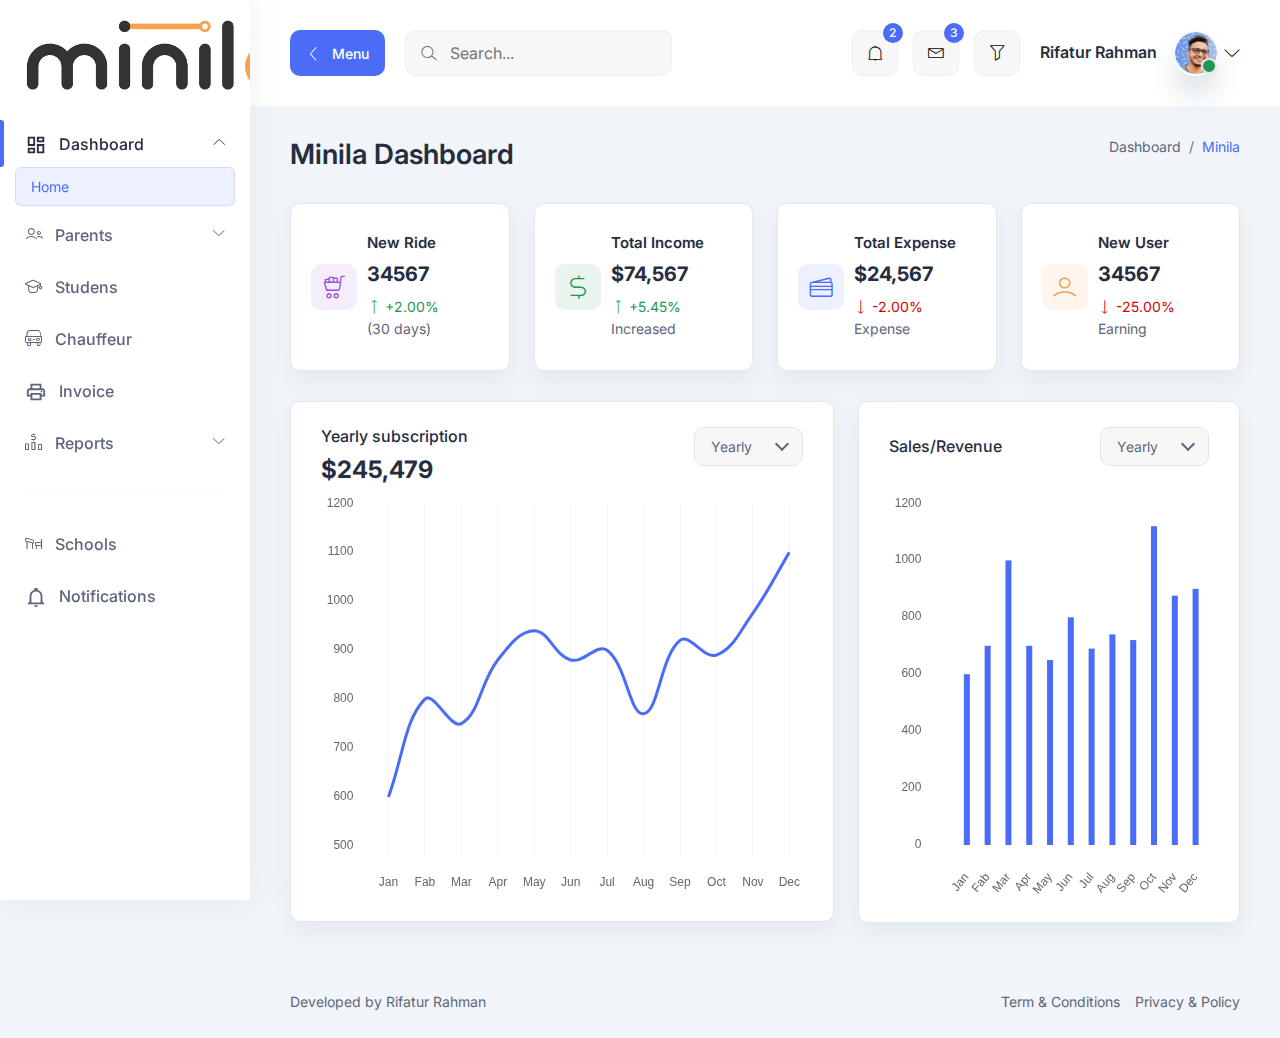
<file: index.html>
<!DOCTYPE html>
<html lang="en">
  <head>
    <meta charset="UTF-8" />
    <meta http-equiv="X-UA-Compatible" content="IE=edge" />
    <meta name="viewport" content="width=device-width, initial-scale=1.0" />
    <link
      rel="shortcut icon"
      href="assets/images/favicon.svg"
      type="image/x-icon"
    />
    <title>Minila | Dashboard</title>

    <!-- ========== All CSS files linkup ========= -->
    <link rel="stylesheet" href="assets/css/bootstrap.min.css" />
    <link rel="stylesheet" href="assets/css/lineicons.css" />
    <link rel="stylesheet" href="assets/css/materialdesignicons.min.css" />
    <link rel="stylesheet" href="assets/css/fullcalendar.css" />
    <link rel="stylesheet" href="assets/css/fullcalendar.css" />
    <link rel="stylesheet" href="assets/css/main.css" />
  </head>
  <body>
    <!-- ======== sidebar-nav start =========== -->
    <aside class="sidebar-nav-wrapper">
      <div class="navbar-logo">
        <a href="index.html">
          <img src="assets/images/logo/logo.png" alt="logo" height="70px" />
        </a>
      </div>
      <nav class="sidebar-nav">
        <ul>
          <li class="nav-item nav-item-has-children">
            <a
              href="#0"
              data-bs-toggle="collapse"
              data-bs-target="#ddmenu_1"
              aria-controls="ddmenu_1"
              aria-expanded="false"
              aria-label="Toggle navigation"
            >
              <span class="icon">
                <svg width="22" height="22" viewBox="0 0 22 22">
                  <path
                    d="M17.4167 4.58333V6.41667H13.75V4.58333H17.4167ZM8.25 4.58333V10.0833H4.58333V4.58333H8.25ZM17.4167 11.9167V17.4167H13.75V11.9167H17.4167ZM8.25 15.5833V17.4167H4.58333V15.5833H8.25ZM19.25 2.75H11.9167V8.25H19.25V2.75ZM10.0833 2.75H2.75V11.9167H10.0833V2.75ZM19.25 10.0833H11.9167V19.25H19.25V10.0833ZM10.0833 13.75H2.75V19.25H10.0833V13.75Z"
                  />
                </svg>
              </span>
              <span class="text">Dashboard</span>
            </a>
            <ul id="ddmenu_1" class="collapse show dropdown-nav">
              <li>
                <a href="index.html" class="active"> Home </a>
              </li>
            </ul>
          </li>
          <li class="nav-item nav-item-has-children">
            <a
              href="#0"
              class="collapsed"
              data-bs-toggle="collapse"
              data-bs-target="#ddmenu_2"
              aria-controls="ddmenu_2"
              aria-expanded="false"
              aria-label="Toggle navigation"
            >
              <span class="icon">
                <i class="lni lni-users"></i>
              </span>
              <span class="text">Parents</span>
            </a>
            <ul id="ddmenu_2" class="collapse dropdown-nav">
              <li>
                <a href="#"> Creat New </a>
              </li>
              <li>
                <a href="#"> All List</a>
              </li>
            </ul>
          </li>
          <li class="nav-item">
            <a href="invoice.html">
              <span class="icon">
                
                <i class="lni lni-graduation"></i>
              </span>
              <span class="text">Studens</span>
            </a>
          </li>
          <li class="nav-item">
            <a href="invoice.html">
              <span class="icon">
                <i class="lni lni-car"></i>
              </span>
              <span class="text">Chauffeur</span>
            </a>
          </li>
          <li class="nav-item">
            <a href="invoice.html">
              <span class="icon">
                <svg
                  width="22"
                  height="22"
                  viewBox="0 0 22 22"
                  fill="none"
                  xmlns="http://www.w3.org/2000/svg"
                >
                  <path
                    d="M17.4166 7.33333C18.9383 7.33333 20.1666 8.56167 20.1666 10.0833V15.5833H16.4999V19.25H5.49992V15.5833H1.83325V10.0833C1.83325 8.56167 3.06159 7.33333 4.58325 7.33333H5.49992V2.75H16.4999V7.33333H17.4166ZM7.33325 4.58333V7.33333H14.6666V4.58333H7.33325ZM14.6666 17.4167V13.75H7.33325V17.4167H14.6666ZM16.4999 13.75H18.3333V10.0833C18.3333 9.57917 17.9208 9.16667 17.4166 9.16667H4.58325C4.07909 9.16667 3.66659 9.57917 3.66659 10.0833V13.75H5.49992V11.9167H16.4999V13.75ZM17.4166 10.5417C17.4166 11.0458 17.0041 11.4583 16.4999 11.4583C15.9958 11.4583 15.5833 11.0458 15.5833 10.5417C15.5833 10.0375 15.9958 9.625 16.4999 9.625C17.0041 9.625 17.4166 10.0375 17.4166 10.5417Z"
                  />
                </svg>
              </span>
              <span class="text">Invoice</span>
            </a>
          </li>

          <li class="nav-item nav-item-has-children">
            <a
              href="#0"
              class="collapsed"
              data-bs-toggle="collapse"
              data-bs-target="#ddmenu_3"
              aria-controls="ddmenu_3"
              aria-expanded="false"
              aria-label="Toggle navigation"
            >
              <span class="icon">
                <i class="lni lni-invest-monitor"></i>
              </span>
              <span class="text">Reports</span>
            </a>
            <ul id="ddmenu_3" class="collapse dropdown-nav">
              <li>
                <a href="signin.html"> Studens </a>
              </li>
              <li>
                <a href="signup.html"> Chauffeur </a>
              </li>
            </ul>
          </li>
          <span class="divider"><hr /></span>
          <li class="nav-item">
            <a href="notification.html">
              <span class="icon">
                <i class="lni lni-school-bench-alt"></i>
              </span>
              <span class="text">Schools</span>
            </a>
          </li>

          <li class="nav-item">
            <a href="notification.html">
              <span class="icon">
                <svg
                  width="22"
                  height="22"
                  viewBox="0 0 22 22"
                  fill="none"
                  xmlns="http://www.w3.org/2000/svg"
                >
                  <path
                    d="M9.16667 19.25H12.8333C12.8333 20.2584 12.0083 21.0834 11 21.0834C9.99167 21.0834 9.16667 20.2584 9.16667 19.25ZM19.25 17.4167V18.3334H2.75V17.4167L4.58333 15.5834V10.0834C4.58333 7.24171 6.41667 4.76671 9.16667 3.94171V3.66671C9.16667 2.65837 9.99167 1.83337 11 1.83337C12.0083 1.83337 12.8333 2.65837 12.8333 3.66671V3.94171C15.5833 4.76671 17.4167 7.24171 17.4167 10.0834V15.5834L19.25 17.4167ZM15.5833 10.0834C15.5833 7.51671 13.5667 5.50004 11 5.50004C8.43333 5.50004 6.41667 7.51671 6.41667 10.0834V16.5H15.5833V10.0834Z"
                  />
                </svg>
              </span>
              <span class="text">Notifications</span>
            </a>
          </li>
        </ul>
      </nav>
      <!-- <div class="promo-box">
        <h3>PlainAdmin Pro</h3>
        <p>Get All Dashboards and 300+ UI Elements</p>
        <a
          href="https://plainadmin.com/pro"
          target="_blank"
          rel="nofollow"
          class="main-btn primary-btn btn-hover"
        >
          Purchase Now
        </a>
      </div> -->
    </aside>
    <div class="overlay"></div>
    <!-- ======== sidebar-nav end =========== -->

    <!-- ======== main-wrapper start =========== -->
    <main class="main-wrapper">
      <!-- ========== header start ========== -->
      <header class="header">
        <div class="container-fluid">
          <div class="row">
            <div class="col-lg-5 col-md-5 col-6">
              <div class="header-left d-flex align-items-center">
                <div class="menu-toggle-btn mr-20">
                  <button
                    id="menu-toggle"
                    class="main-btn primary-btn btn-hover"
                  >
                    <i class="lni lni-chevron-left me-2"></i> Menu
                  </button>
                </div>
                <div class="header-search d-none d-md-flex">
                  <form action="#">
                    <input type="text" placeholder="Search..." />
                    <button><i class="lni lni-search-alt"></i></button>
                  </form>
                </div>
              </div>
            </div>
            <div class="col-lg-7 col-md-7 col-6">
              <div class="header-right">
                <!-- notification start -->
                <div class="notification-box ml-15 d-none d-md-flex">
                  <button
                    class="dropdown-toggle"
                    type="button"
                    id="notification"
                    data-bs-toggle="dropdown"
                    aria-expanded="false"
                  >
                    <i class="lni lni-alarm"></i>
                    <span>2</span>
                  </button>
                  <ul
                    class="dropdown-menu dropdown-menu-end"
                    aria-labelledby="notification"
                  >
                    <li>
                      <a href="#0">
                        <div class="image">
                          <img src="assets/images/lead/lead-6.png" alt="" />
                        </div>
                        <div class="content">
                          <h6>
                            John Doe
                            <span class="text-regular">
                              comment on a product.
                            </span>
                          </h6>
                          <p>
                            Lorem ipsum dolor sit amet, consect etur adipiscing
                            elit Vivamus tortor.
                          </p>
                          <span>10 mins ago</span>
                        </div>
                      </a>
                    </li>
                    <li>
                      <a href="#0">
                        <div class="image">
                          <img src="assets/images/lead/lead-1.png" alt="" />
                        </div>
                        <div class="content">
                          <h6>
                            Jonathon
                            <span class="text-regular">
                              like on a product.
                            </span>
                          </h6>
                          <p>
                            Lorem ipsum dolor sit amet, consect etur adipiscing
                            elit Vivamus tortor.
                          </p>
                          <span>10 mins ago</span>
                        </div>
                      </a>
                    </li>
                  </ul>
                </div>
                <!-- notification end -->
                <!-- message start -->
                <div class="header-message-box ml-15 d-none d-md-flex">
                  <button
                    class="dropdown-toggle"
                    type="button"
                    id="message"
                    data-bs-toggle="dropdown"
                    aria-expanded="false"
                  >
                    <i class="lni lni-envelope"></i>
                    <span>3</span>
                  </button>
                  <ul
                    class="dropdown-menu dropdown-menu-end"
                    aria-labelledby="message"
                  >
                    <li>
                      <a href="#0">
                        <div class="image">
                          <img src="assets/images/lead/lead-5.png" alt="" />
                        </div>
                        <div class="content">
                          <h6>Jacob Jones</h6>
                          <p>Hey!I can across your profile and ...</p>
                          <span>10 mins ago</span>
                        </div>
                      </a>
                    </li>
                    <li>
                      <a href="#0">
                        <div class="image">
                          <img src="assets/images/lead/lead-3.png" alt="" />
                        </div>
                        <div class="content">
                          <h6>John Doe</h6>
                          <p>Would you mind please checking out</p>
                          <span>12 mins ago</span>
                        </div>
                      </a>
                    </li>
                    <li>
                      <a href="#0">
                        <div class="image">
                          <img src="assets/images/lead/lead-2.png" alt="" />
                        </div>
                        <div class="content">
                          <h6>Anee Lee</h6>
                          <p>Hey! are you available for freelance?</p>
                          <span>1h ago</span>
                        </div>
                      </a>
                    </li>
                  </ul>
                </div>
                <!-- message end -->
                <!-- filter start -->
                <div class="filter-box ml-15 d-none d-md-flex">
                  <button class="" type="button" id="filter">
                    <i class="lni lni-funnel"></i>
                  </button>
                </div>
                <!-- filter end -->
                <!-- profile start -->
                <div class="profile-box ml-15">
                  <button
                    class="dropdown-toggle bg-transparent border-0"
                    type="button"
                    id="profile"
                    data-bs-toggle="dropdown"
                    aria-expanded="false"
                  >
                    <div class="profile-info">
                      <div class="info">
                        <h6>Rifatur Rahman</h6>
                        <div class="image">
                          <img
                            src="assets/images/profile/profile-image.png"
                            alt=""
                          />
                          <span class="status"></span>
                        </div>
                      </div>
                    </div>
                    <i class="lni lni-chevron-down"></i>
                  </button>
                  <ul
                    class="dropdown-menu dropdown-menu-end"
                    aria-labelledby="profile"
                  >
                    <li>
                      <a href="#0">
                        <i class="lni lni-user"></i> View Profile
                      </a>
                    </li>
                    <li>
                      <a href="#0">
                        <i class="lni lni-alarm"></i> Notifications
                      </a>
                    </li>
                    <li>
                      <a href="#0"> <i class="lni lni-inbox"></i> Messages </a>
                    </li>
                    <li>
                      <a href="#0"> <i class="lni lni-cog"></i> Settings </a>
                    </li>
                    <li>
                      <a href="#0"> <i class="lni lni-exit"></i> Sign Out </a>
                    </li>
                  </ul>
                </div>
                <!-- profile end -->
              </div>
            </div>
          </div>
        </div>
      </header>
      <!-- ========== header end ========== -->

      <!-- ========== section start ========== -->
      <section class="section">
        <div class="container-fluid">
          <!-- ========== title-wrapper start ========== -->
          <div class="title-wrapper pt-30">
            <div class="row align-items-center">
              <div class="col-md-6">
                <div class="title mb-30">
                  <h2>Minila Dashboard</h2>
                </div>
              </div>
              <!-- end col -->
              <div class="col-md-6">
                <div class="breadcrumb-wrapper mb-30">
                  <nav aria-label="breadcrumb">
                    <ol class="breadcrumb">
                      <li class="breadcrumb-item">
                        <a href="#0">Dashboard</a>
                      </li>
                      <li class="breadcrumb-item active" aria-current="page">
                        Minila
                      </li>
                    </ol>
                  </nav>
                </div>
              </div>
              <!-- end col -->
            </div>
            <!-- end row -->
          </div>
          <!-- ========== title-wrapper end ========== -->
          <div class="row">
            <div class="col-xl-3 col-lg-4 col-sm-6">
              <div class="icon-card mb-30">
                <div class="icon purple">
                  <i class="lni lni-cart-full"></i>
                </div>
                <div class="content">
                  <h6 class="mb-10">New Ride</h6>
                  <h3 class="text-bold mb-10">34567</h3>
                  <p class="text-sm text-success">
                    <i class="lni lni-arrow-up"></i> +2.00%
                    <span class="text-gray">(30 days)</span>
                  </p>
                </div>
              </div>
              <!-- End Icon Cart -->
            </div>
            <!-- End Col -->
            <div class="col-xl-3 col-lg-4 col-sm-6">
              <div class="icon-card mb-30">
                <div class="icon success">
                  <i class="lni lni-dollar"></i>
                </div>
                <div class="content">
                  <h6 class="mb-10">Total Income</h6>
                  <h3 class="text-bold mb-10">$74,567</h3>
                  <p class="text-sm text-success">
                    <i class="lni lni-arrow-up"></i> +5.45%
                    <span class="text-gray">Increased</span>
                  </p>
                </div>
              </div>
              <!-- End Icon Cart -->
            </div>
            <!-- End Col -->
            <div class="col-xl-3 col-lg-4 col-sm-6">
              <div class="icon-card mb-30">
                <div class="icon primary">
                  <i class="lni lni-credit-cards"></i>
                </div>
                <div class="content">
                  <h6 class="mb-10">Total Expense</h6>
                  <h3 class="text-bold mb-10">$24,567</h3>
                  <p class="text-sm text-danger">
                    <i class="lni lni-arrow-down"></i> -2.00%
                    <span class="text-gray">Expense</span>
                  </p>
                </div>
              </div>
              <!-- End Icon Cart -->
            </div>
            <!-- End Col -->
            <div class="col-xl-3 col-lg-4 col-sm-6">
              <div class="icon-card mb-30">
                <div class="icon orange">
                  <i class="lni lni-user"></i>
                </div>
                <div class="content">
                  <h6 class="mb-10">New User</h6>
                  <h3 class="text-bold mb-10">34567</h3>
                  <p class="text-sm text-danger">
                    <i class="lni lni-arrow-down"></i> -25.00%
                    <span class="text-gray"> Earning</span>
                  </p>
                </div>
              </div>
              <!-- End Icon Cart -->
            </div>
            <!-- End Col -->
          </div>
          <!-- End Row -->
          <div class="row">
            <div class="col-lg-7">
              <div class="card-style mb-30">
                <div class="title d-flex flex-wrap justify-content-between">
                  <div class="left">
                    <h6 class="text-medium mb-10">Yearly subscription</h6>
                    <h3 class="text-bold">$245,479</h3>
                  </div>
                  <div class="right">
                    <div class="select-style-1">
                      <div class="select-position select-sm">
                        <select class="light-bg">
                          <option value="">Yearly</option>
                          <option value="">Monthly</option>
                          <option value="">Weekly</option>
                        </select>
                      </div>
                    </div>
                    <!-- end select -->
                  </div>
                </div>
                <!-- End Title -->
                <div class="chart">
                  <canvas
                    id="Chart1"
                    style="width: 100%; height: 400px"
                  ></canvas>
                </div>
                <!-- End Chart -->
              </div>
            </div>
            <!-- End Col -->
            <div class="col-lg-5">
              <div class="card-style mb-30">
                <div
                  class="
                    title
                    d-flex
                    flex-wrap
                    align-items-center
                    justify-content-between
                  "
                >
                  <div class="left">
                    <h6 class="text-medium mb-30">Sales/Revenue</h6>
                  </div>
                  <div class="right">
                    <div class="select-style-1">
                      <div class="select-position select-sm">
                        <select class="light-bg">
                          <option value="">Yearly</option>
                          <option value="">Monthly</option>
                          <option value="">Weekly</option>
                        </select>
                      </div>
                    </div>
                    <!-- end select -->
                  </div>
                </div>
                <!-- End Title -->
                <div class="chart">
                  <canvas
                    id="Chart2"
                    style="width: 100%; height: 400px"
                  ></canvas>
                </div>
                <!-- End Chart -->
              </div>
            </div>
            <!-- End Col -->
          </div>
          <!-- End Row -->

          <!-- End Row -->
        </div>
        <!-- end container -->
      </section>
      <!-- ========== section end ========== -->

      <!-- ========== footer start =========== -->
      <footer class="footer">
        <div class="container-fluid">
          <div class="row">
            <div class="col-md-6 order-last order-md-first">
              <div class="copyright text-center text-md-start">
                <p class="text-sm">
                   Developed by
                  <a
                    href="https://rifatur.com"
                    rel="nofollow"
                    target="_blank"
                  >
                    Rifatur Rahman
                  </a>
                </p>
              </div>
            </div>
            <!-- end col-->
            <div class="col-md-6">
              <div
                class="
                  terms
                  d-flex
                  justify-content-center justify-content-md-end
                "
              >
                <a href="#0" class="text-sm">Term & Conditions</a>
                <a href="#0" class="text-sm ml-15">Privacy & Policy</a>
              </div>
            </div>
          </div>
          <!-- end row -->
        </div>
        <!-- end container -->
      </footer>
      <!-- ========== footer end =========== -->
    </main>
    <!-- ======== main-wrapper end =========== -->

    <!-- ========= All Javascript files linkup ======== -->
    <script src="assets/js/bootstrap.bundle.min.js"></script>
    <script src="assets/js/Chart.min.js"></script>
    <script src="assets/js/dynamic-pie-chart.js"></script>
    <script src="assets/js/moment.min.js"></script>
    <script src="assets/js/fullcalendar.js"></script>
    <script src="assets/js/jvectormap.min.js"></script>
    <script src="assets/js/world-merc.js"></script>
    <script src="assets/js/polyfill.js"></script>
    <script src="assets/js/main.js"></script>

    <script>
      // ======== jvectormap activation
      var markers = [
        { name: "Egypt", coords: [26.8206, 30.8025] },
        { name: "Russia", coords: [61.524, 105.3188] },
        { name: "Canada", coords: [56.1304, -106.3468] },
        { name: "Greenland", coords: [71.7069, -42.6043] },
        { name: "Brazil", coords: [-14.235, -51.9253] },
      ];

      var jvm = new jsVectorMap({
        map: "world_merc",
        selector: "#map",
        zoomButtons: true,

        regionStyle: {
          initial: {
            fill: "#d1d5db",
          },
        },

        labels: {
          markers: {
            render: (marker) => marker.name,
          },
        },

        markersSelectable: true,
        selectedMarkers: markers.map((marker, index) => {
          var name = marker.name;

          if (name === "Russia" || name === "Brazil") {
            return index;
          }
        }),
        markers: markers,
        markerStyle: {
          initial: { fill: "#4A6CF7" },
          selected: { fill: "#ff5050" },
        },
        markerLabelStyle: {
          initial: {
            fontWeight: 400,
            fontSize: 14,
          },
        },
      });
      // ====== calendar activation
      document.addEventListener("DOMContentLoaded", function () {
        var calendarMiniEl = document.getElementById("calendar-mini");
        var calendarMini = new FullCalendar.Calendar(calendarMiniEl, {
          initialView: "dayGridMonth",
          headerToolbar: {
            end: "today prev,next",
          },
        });
        calendarMini.render();
      });

      // =========== chart one start
      const ctx1 = document.getElementById("Chart1").getContext("2d");
      const chart1 = new Chart(ctx1, {
        // The type of chart we want to create
        type: "line", // also try bar or other graph types

        // The data for our dataset
        data: {
          labels: [
            "Jan",
            "Fab",
            "Mar",
            "Apr",
            "May",
            "Jun",
            "Jul",
            "Aug",
            "Sep",
            "Oct",
            "Nov",
            "Dec",
          ],
          // Information about the dataset
          datasets: [
            {
              label: "",
              backgroundColor: "transparent",
              borderColor: "#4A6CF7",
              data: [
                600, 800, 750, 880, 940, 880, 900, 770, 920, 890, 976, 1100,
              ],
              pointBackgroundColor: "transparent",
              pointHoverBackgroundColor: "#4A6CF7",
              pointBorderColor: "transparent",
              pointHoverBorderColor: "#fff",
              pointHoverBorderWidth: 5,
              pointBorderWidth: 5,
              pointRadius: 8,
              pointHoverRadius: 8,
            },
          ],
        },

        // Configuration options
        defaultFontFamily: "Inter",
        options: {
          tooltips: {
            callbacks: {
              labelColor: function (tooltipItem, chart) {
                return {
                  backgroundColor: "#ffffff",
                };
              },
            },
            intersect: false,
            backgroundColor: "#f9f9f9",
            titleFontFamily: "Inter",
            titleFontColor: "#8F92A1",
            titleFontColor: "#8F92A1",
            titleFontSize: 12,
            bodyFontFamily: "Inter",
            bodyFontColor: "#171717",
            bodyFontStyle: "bold",
            bodyFontSize: 16,
            multiKeyBackground: "transparent",
            displayColors: false,
            xPadding: 30,
            yPadding: 10,
            bodyAlign: "center",
            titleAlign: "center",
          },

          title: {
            display: false,
          },
          legend: {
            display: false,
          },

          scales: {
            yAxes: [
              {
                gridLines: {
                  display: false,
                  drawTicks: false,
                  drawBorder: false,
                },
                ticks: {
                  padding: 35,
                  max: 1200,
                  min: 500,
                },
              },
            ],
            xAxes: [
              {
                gridLines: {
                  drawBorder: false,
                  color: "rgba(143, 146, 161, .1)",
                  zeroLineColor: "rgba(143, 146, 161, .1)",
                },
                ticks: {
                  padding: 20,
                },
              },
            ],
          },
        },
      });

      // =========== chart one end

      // =========== chart two start
      const ctx2 = document.getElementById("Chart2").getContext("2d");
      const chart2 = new Chart(ctx2, {
        // The type of chart we want to create
        type: "bar", // also try bar or other graph types
        // The data for our dataset
        data: {
          labels: [
            "Jan",
            "Fab",
            "Mar",
            "Apr",
            "May",
            "Jun",
            "Jul",
            "Aug",
            "Sep",
            "Oct",
            "Nov",
            "Dec",
          ],
          // Information about the dataset
          datasets: [
            {
              label: "",
              backgroundColor: "#4A6CF7",
              barThickness: 6,
              maxBarThickness: 8,
              data: [
                600, 700, 1000, 700, 650, 800, 690, 740, 720, 1120, 876, 900,
              ],
            },
          ],
        },
        // Configuration options
        options: {
          borderColor: "#F3F6F8",
          borderWidth: 15,
          backgroundColor: "#F3F6F8",
          tooltips: {
            callbacks: {
              labelColor: function (tooltipItem, chart) {
                return {
                  backgroundColor: "rgba(104, 110, 255, .0)",
                };
              },
            },
            backgroundColor: "#F3F6F8",
            titleFontColor: "#8F92A1",
            titleFontSize: 12,
            bodyFontColor: "#171717",
            bodyFontStyle: "bold",
            bodyFontSize: 16,
            multiKeyBackground: "transparent",
            displayColors: false,
            xPadding: 30,
            yPadding: 10,
            bodyAlign: "center",
            titleAlign: "center",
          },

          title: {
            display: false,
          },
          legend: {
            display: false,
          },

          scales: {
            yAxes: [
              {
                gridLines: {
                  display: false,
                  drawTicks: false,
                  drawBorder: false,
                },
                ticks: {
                  padding: 35,
                  max: 1200,
                  min: 0,
                },
              },
            ],
            xAxes: [
              {
                gridLines: {
                  display: false,
                  drawBorder: false,
                  color: "rgba(143, 146, 161, .1)",
                  zeroLineColor: "rgba(143, 146, 161, .1)",
                },
                ticks: {
                  padding: 20,
                },
              },
            ],
          },
        },
      });
      // =========== chart two end

      // =========== chart three start
      const ctx3 = document.getElementById("Chart3").getContext("2d");
      const chart3 = new Chart(ctx3, {
        // The type of chart we want to create
        type: "line", // also try bar or other graph types

        // The data for our dataset
        data: {
          labels: [
            "Jan",
            "Fab",
            "Mar",
            "Apr",
            "May",
            "Jun",
            "Jul",
            "Aug",
            "Sep",
            "Oct",
            "Nov",
            "Dec",
          ],
          // Information about the dataset
          datasets: [
            {
              label: "Revenue",
              backgroundColor: "transparent",
              borderColor: "#4a6cf7",
              data: [80, 120, 110, 100, 130, 150, 115, 145, 140, 130, 160, 210],
              pointBackgroundColor: "transparent",
              pointHoverBackgroundColor: "#4a6cf7",
              pointBorderColor: "transparent",
              pointHoverBorderColor: "#fff",
              pointHoverBorderWidth: 3,
              pointBorderWidth: 5,
              pointRadius: 5,
              pointHoverRadius: 8,
            },
            {
              label: "Profit",
              backgroundColor: "transparent",
              borderColor: "#9b51e0",
              data: [
                120, 160, 150, 140, 165, 210, 135, 155, 170, 140, 130, 200,
              ],
              pointBackgroundColor: "transparent",
              pointHoverBackgroundColor: "#9b51e0",
              pointBorderColor: "transparent",
              pointHoverBorderColor: "#fff",
              pointHoverBorderWidth: 3,
              pointBorderWidth: 5,
              pointRadius: 5,
              pointHoverRadius: 8,
            },
            {
              label: "Order",
              backgroundColor: "transparent",
              borderColor: "#f2994a",
              data: [180, 110, 140, 135, 100, 90, 145, 115, 100, 110, 115, 150],
              pointBackgroundColor: "transparent",
              pointHoverBackgroundColor: "#f2994a",
              pointBorderColor: "transparent",
              pointHoverBorderColor: "#fff",
              pointHoverBorderWidth: 3,
              pointBorderWidth: 5,
              pointRadius: 5,
              pointHoverRadius: 8,
            },
          ],
        },

        // Configuration options
        options: {
          tooltips: {
            intersect: false,
            backgroundColor: "#fbfbfb",
            titleFontColor: "#8F92A1",
            titleFontSize: 16,
            titleFontFamily: "Inter",
            titleFontStyle: "400",
            bodyFontFamily: "Inter",
            bodyFontColor: "#171717",
            bodyFontSize: 16,
            multiKeyBackground: "transparent",
            displayColors: false,
            xPadding: 30,
            yPadding: 15,
            borderColor: "rgba(143, 146, 161, .1)",
            borderWidth: 1,
            title: false,
          },

          title: {
            display: false,
          },

          layout: {
            padding: {
              top: 0,
            },
          },

          legend: false,

          scales: {
            yAxes: [
              {
                gridLines: {
                  display: false,
                  drawTicks: false,
                  drawBorder: false,
                },
                ticks: {
                  padding: 35,
                  max: 300,
                  min: 50,
                },
              },
            ],
            xAxes: [
              {
                gridLines: {
                  drawBorder: false,
                  color: "rgba(143, 146, 161, .1)",
                  zeroLineColor: "rgba(143, 146, 161, .1)",
                },
                ticks: {
                  padding: 20,
                },
              },
            ],
          },
        },
      });
      // =========== chart three end

      // ================== chart four start
      const ctx4 = document.getElementById("Chart4").getContext("2d");
      const chart4 = new Chart(ctx4, {
        // The type of chart we want to create
        type: "bar", // also try bar or other graph types
        // The data for our dataset
        data: {
          labels: ["Jan", "Fab", "Mar", "Apr", "May", "Jun"],
          // Information about the dataset
          datasets: [
            {
              label: "",
              backgroundColor: "#4A6CF7",
              barThickness: "flex",
              maxBarThickness: 8,
              data: [600, 700, 1000, 700, 650, 800],
            },
            {
              label: "",
              backgroundColor: "#d50100",
              barThickness: "flex",
              maxBarThickness: 8,
              data: [690, 740, 720, 1120, 876, 900],
            },
          ],
        },
        // Configuration options
        options: {
          borderColor: "#F3F6F8",
          borderWidth: 15,
          backgroundColor: "#F3F6F8",
          tooltips: {
            callbacks: {
              labelColor: function (tooltipItem, chart) {
                return {
                  backgroundColor: "rgba(104, 110, 255, .0)",
                };
              },
            },
            backgroundColor: "#F3F6F8",
            titleFontColor: "#8F92A1",
            titleFontSize: 12,
            bodyFontColor: "#171717",
            bodyFontStyle: "bold",
            bodyFontSize: 16,
            multiKeyBackground: "transparent",
            displayColors: false,
            xPadding: 30,
            yPadding: 10,
            bodyAlign: "center",
            titleAlign: "center",
          },

          title: {
            display: false,
          },
          legend: {
            display: false,
          },

          scales: {
            yAxes: [
              {
                gridLines: {
                  display: false,
                  drawTicks: false,
                  drawBorder: false,
                },
                ticks: {
                  padding: 35,
                  max: 1200,
                  min: 0,
                },
              },
            ],
            xAxes: [
              {
                gridLines: {
                  display: false,
                  drawBorder: false,
                  color: "rgba(143, 146, 161, .1)",
                  zeroLineColor: "rgba(143, 146, 161, .1)",
                },
                ticks: {
                  padding: 20,
                },
              },
            ],
          },
        },
      });
      // =========== chart four end
    </script>
  </body>
</html>
</file>
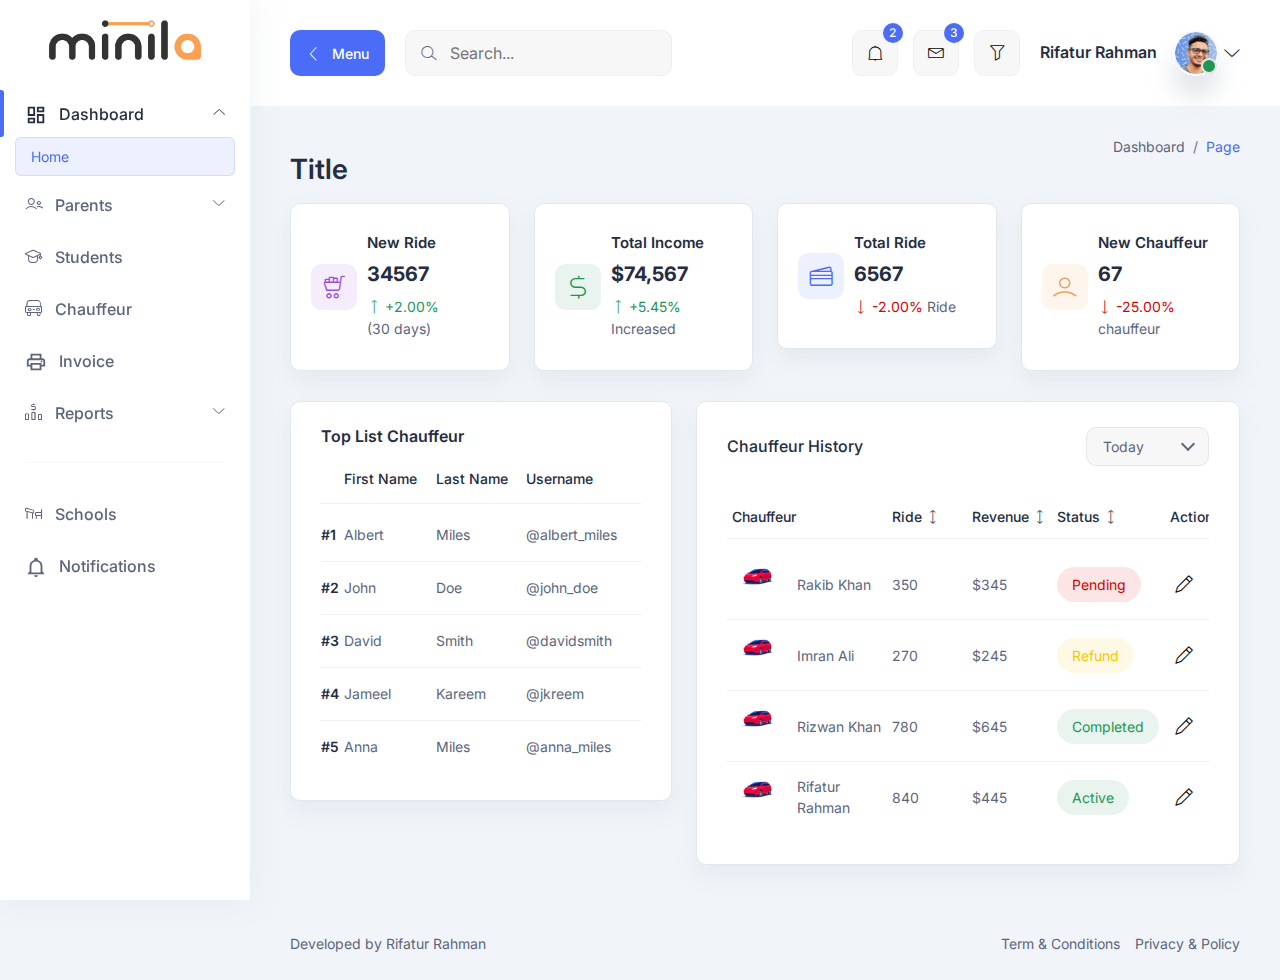
<file: chauffeur.html>
<!DOCTYPE html>
<html lang="en">
  <head>
    <meta charset="UTF-8" />
    <meta http-equiv="X-UA-Compatible" content="IE=edge" />
    <meta name="viewport" content="width=device-width, initial-scale=1.0" />
    <link
      rel="shortcut icon"
      href="assets/images/favicon.png"
      type="image/x-icon"
    />
    <title>Minila | Dashboard</title>

    <!-- ========== All CSS files linkup ========= -->
    <link rel="stylesheet" href="assets/css/bootstrap.min.css" />
    <link rel="stylesheet" href="assets/css/lineicons.css" />
    <link rel="stylesheet" href="assets/css/materialdesignicons.min.css" />
    <link rel="stylesheet" href="assets/css/fullcalendar.css" />
    <link rel="stylesheet" href="assets/css/main.css" />
  </head>
  <body>
    <!-- ======== sidebar-nav start =========== -->
    <aside class="sidebar-nav-wrapper">
      <div class="navbar-logo">
        <a href="index.html">
          <img  src="assets/images/logo/logo.png" alt="logo" height="40px" width=""/>
        </a>
      </div>
      <nav class="sidebar-nav">
        <ul>
          <li class="nav-item nav-item-has-children">
            <a
              href="#0"
              data-bs-toggle="collapse"
              data-bs-target="#ddmenu_1"
              aria-controls="ddmenu_1"
              aria-expanded="false"
              aria-label="Toggle navigation"
            >
              <span class="icon">
                <svg width="22" height="22" viewBox="0 0 22 22">
                  <path
                    d="M17.4167 4.58333V6.41667H13.75V4.58333H17.4167ZM8.25 4.58333V10.0833H4.58333V4.58333H8.25ZM17.4167 11.9167V17.4167H13.75V11.9167H17.4167ZM8.25 15.5833V17.4167H4.58333V15.5833H8.25ZM19.25 2.75H11.9167V8.25H19.25V2.75ZM10.0833 2.75H2.75V11.9167H10.0833V2.75ZM19.25 10.0833H11.9167V19.25H19.25V10.0833ZM10.0833 13.75H2.75V19.25H10.0833V13.75Z"
                  />
                </svg>
              </span>
              <span class="text">Dashboard</span>
            </a>
            <ul id="ddmenu_1" class="collapse show dropdown-nav">
              <li>
                <a href="index.html" class="active"> Home </a>
              </li>
            </ul>
          </li>
          <li class="nav-item nav-item-has-children">
            <a
              href="#0"
              class="collapsed"
              data-bs-toggle="collapse"
              data-bs-target="#ddmenu_2"
              aria-controls="ddmenu_2"
              aria-expanded="false"
              aria-label="Toggle navigation"
            >
              <span class="icon">
                <i class="lni lni-users"></i>
              </span>
              <span class="text">Parents</span>
            </a>
            <ul id="ddmenu_2" class="collapse dropdown-nav">
              <li>
                <a href="#"> Creat New </a>
              </li>
              <li>
                <a href="#"> All List</a>
              </li>
            </ul>
          </li>
          <li class="nav-item">
            <a href="invoice.html">
              <span class="icon">
                
                <i class="lni lni-graduation"></i>
              </span>
              <span class="text">Students</span>
            </a>
          </li>
          <li class="nav-item">
            <a href="chauffeur.html">
              <span class="icon">
                <i class="lni lni-car"></i>
              </span>
              <span class="text">Chauffeur</span>
            </a>
          </li>
          <li class="nav-item">
            <a href="invoice.html">
              <span class="icon">
                <svg
                  width="22"
                  height="22"
                  viewBox="0 0 22 22"
                  fill="none"
                  xmlns="http://www.w3.org/2000/svg"
                >
                  <path
                    d="M17.4166 7.33333C18.9383 7.33333 20.1666 8.56167 20.1666 10.0833V15.5833H16.4999V19.25H5.49992V15.5833H1.83325V10.0833C1.83325 8.56167 3.06159 7.33333 4.58325 7.33333H5.49992V2.75H16.4999V7.33333H17.4166ZM7.33325 4.58333V7.33333H14.6666V4.58333H7.33325ZM14.6666 17.4167V13.75H7.33325V17.4167H14.6666ZM16.4999 13.75H18.3333V10.0833C18.3333 9.57917 17.9208 9.16667 17.4166 9.16667H4.58325C4.07909 9.16667 3.66659 9.57917 3.66659 10.0833V13.75H5.49992V11.9167H16.4999V13.75ZM17.4166 10.5417C17.4166 11.0458 17.0041 11.4583 16.4999 11.4583C15.9958 11.4583 15.5833 11.0458 15.5833 10.5417C15.5833 10.0375 15.9958 9.625 16.4999 9.625C17.0041 9.625 17.4166 10.0375 17.4166 10.5417Z"
                  />
                </svg>
              </span>
              <span class="text">Invoice</span>
            </a>
          </li>

          <li class="nav-item nav-item-has-children">
            <a
              href="#0"
              class="collapsed"
              data-bs-toggle="collapse"
              data-bs-target="#ddmenu_3"
              aria-controls="ddmenu_3"
              aria-expanded="false"
              aria-label="Toggle navigation"
            >
              <span class="icon">
                <i class="lni lni-invest-monitor"></i>
              </span>
              <span class="text">Reports</span>
            </a>
            <ul id="ddmenu_3" class="collapse dropdown-nav">
              <li>
                <a href="signin.html"> Studens </a>
              </li>
              <li>
                <a href="signup.html"> Chauffeur </a>
              </li>
            </ul>
          </li>
          <span class="divider"><hr /></span>
          <li class="nav-item">
            <a href="notification.html">
              <span class="icon">
                <i class="lni lni-school-bench-alt"></i>
              </span>
              <span class="text">Schools</span>
            </a>
          </li>

          <li class="nav-item">
            <a href="notification.html">
              <span class="icon">
                <svg
                  width="22"
                  height="22"
                  viewBox="0 0 22 22"
                  fill="none"
                  xmlns="http://www.w3.org/2000/svg"
                >
                  <path
                    d="M9.16667 19.25H12.8333C12.8333 20.2584 12.0083 21.0834 11 21.0834C9.99167 21.0834 9.16667 20.2584 9.16667 19.25ZM19.25 17.4167V18.3334H2.75V17.4167L4.58333 15.5834V10.0834C4.58333 7.24171 6.41667 4.76671 9.16667 3.94171V3.66671C9.16667 2.65837 9.99167 1.83337 11 1.83337C12.0083 1.83337 12.8333 2.65837 12.8333 3.66671V3.94171C15.5833 4.76671 17.4167 7.24171 17.4167 10.0834V15.5834L19.25 17.4167ZM15.5833 10.0834C15.5833 7.51671 13.5667 5.50004 11 5.50004C8.43333 5.50004 6.41667 7.51671 6.41667 10.0834V16.5H15.5833V10.0834Z"
                  />
                </svg>
              </span>
              <span class="text">Notifications</span>
            </a>
          </li>
        </ul>
      </nav>
      <!-- <div class="promo-box">
        <h3>PlainAdmin Pro</h3>
        <p>Get All Dashboards and 300+ UI Elements</p>
        <a
          href="https://plainadmin.com/pro"
          target="_blank"
          rel="nofollow"
          class="main-btn primary-btn btn-hover"
        >
          Purchase Now
        </a>
      </div> -->
    </aside>
    <div class="overlay"></div>
    <!-- ======== sidebar-nav end =========== -->

    <!-- ======== main-wrapper start =========== -->
    <main class="main-wrapper">
      <!-- ========== header start ========== -->
      <!-- ========== header start ========== -->
      <header class="header">
        <div class="container-fluid">
          <div class="row">
            <div class="col-lg-5 col-md-5 col-6">
              <div class="header-left d-flex align-items-center">
                <div class="menu-toggle-btn mr-20">
                  <button
                    id="menu-toggle"
                    class="main-btn primary-btn btn-hover"
                  >
                    <i class="lni lni-chevron-left me-2"></i> Menu
                  </button>
                </div>
                <div class="header-search d-none d-md-flex">
                  <form action="#">
                    <input type="text" placeholder="Search..." />
                    <button><i class="lni lni-search-alt"></i></button>
                  </form>
                </div>
              </div>
            </div>
            <div class="col-lg-7 col-md-7 col-6">
              <div class="header-right">
                <!-- notification start -->
                <div class="notification-box ml-15 d-none d-md-flex">
                  <button
                    class="dropdown-toggle"
                    type="button"
                    id="notification"
                    data-bs-toggle="dropdown"
                    aria-expanded="false"
                  >
                    <i class="lni lni-alarm"></i>
                    <span>2</span>
                  </button>
                  <ul
                    class="dropdown-menu dropdown-menu-end"
                    aria-labelledby="notification"
                  >
                    <li>
                      <a href="#0">
                        <div class="image">
                          <img src="assets/images/lead/lead-6.png" alt="" />
                        </div>
                        <div class="content">
                          <h6>
                            John Doe
                            <span class="text-regular">
                              comment on a product.
                            </span>
                          </h6>
                          <p>
                            Lorem ipsum dolor sit amet, consect etur adipiscing
                            elit Vivamus tortor.
                          </p>
                          <span>10 mins ago</span>
                        </div>
                      </a>
                    </li>
                    <li>
                      <a href="#0">
                        <div class="image">
                          <img src="assets/images/lead/lead-1.png" alt="" />
                        </div>
                        <div class="content">
                          <h6>
                            Jonathon
                            <span class="text-regular">
                              like on a product.
                            </span>
                          </h6>
                          <p>
                            Lorem ipsum dolor sit amet, consect etur adipiscing
                            elit Vivamus tortor.
                          </p>
                          <span>10 mins ago</span>
                        </div>
                      </a>
                    </li>
                  </ul>
                </div>
                <!-- notification end -->
                <!-- message start -->
                <div class="header-message-box ml-15 d-none d-md-flex">
                  <button
                    class="dropdown-toggle"
                    type="button"
                    id="message"
                    data-bs-toggle="dropdown"
                    aria-expanded="false"
                  >
                    <i class="lni lni-envelope"></i>
                    <span>3</span>
                  </button>
                  <ul
                    class="dropdown-menu dropdown-menu-end"
                    aria-labelledby="message"
                  >
                    <li>
                      <a href="#0">
                        <div class="image">
                          <img src="assets/images/lead/lead-5.png" alt="" />
                        </div>
                        <div class="content">
                          <h6>Jacob Jones</h6>
                          <p>Hey!I can across your profile and ...</p>
                          <span>10 mins ago</span>
                        </div>
                      </a>
                    </li>
                    <li>
                      <a href="#0">
                        <div class="image">
                          <img src="assets/images/lead/lead-3.png" alt="" />
                        </div>
                        <div class="content">
                          <h6>John Doe</h6>
                          <p>Would you mind please checking out</p>
                          <span>12 mins ago</span>
                        </div>
                      </a>
                    </li>
                    <li>
                      <a href="#0">
                        <div class="image">
                          <img src="assets/images/lead/lead-2.png" alt="" />
                        </div>
                        <div class="content">
                          <h6>Anee Lee</h6>
                          <p>Hey! are you available for freelance?</p>
                          <span>1h ago</span>
                        </div>
                      </a>
                    </li>
                  </ul>
                </div>
                <!-- message end -->
                <!-- filter start -->
                <div class="filter-box ml-15 d-none d-md-flex">
                  <button class="" type="button" id="filter">
                    <i class="lni lni-funnel"></i>
                  </button>
                </div>
                <!-- filter end -->
                <!-- profile start -->
                <div class="profile-box ml-15">
                  <button
                    class="dropdown-toggle bg-transparent border-0"
                    type="button"
                    id="profile"
                    data-bs-toggle="dropdown"
                    aria-expanded="false"
                  >
                    <div class="profile-info">
                      <div class="info">
                        <h6>Rifatur Rahman</h6>
                        <div class="image">
                          <img
                            src="assets/images/profile/profile-image.png"
                            alt=""
                          />
                          <span class="status"></span>
                        </div>
                      </div>
                    </div>
                    <i class="lni lni-chevron-down"></i>
                  </button>
                  <ul
                    class="dropdown-menu dropdown-menu-end"
                    aria-labelledby="profile"
                  >
                    <li>
                      <a href="#0">
                        <i class="lni lni-user"></i> View Profile
                      </a>
                    </li>
                    <li>
                      <a href="#0">
                        <i class="lni lni-alarm"></i> Notifications
                      </a>
                    </li>
                    <li>
                      <a href="#0"> <i class="lni lni-inbox"></i> Messages </a>
                    </li>
                    <li>
                      <a href="#0"> <i class="lni lni-cog"></i> Settings </a>
                    </li>
                    <li>
                      <a href="#0"> <i class="lni lni-exit"></i> Sign Out </a>
                    </li>
                  </ul>
                </div>
                <!-- profile end -->
              </div>
            </div>
          </div>
        </div>
      </header>
      <!-- ========== header end ========== -->

      <!-- ========== section start ========== -->
      <section class="section">
        <div class="container-fluid">
          <!-- ========== title-wrapper start ========== -->
          <div class="title-wrapper pt-30">
            <div class="row align-items-center">
              <div class="col-md-6">
                <div class="titlemb-30">
                  <h2>Title</h2>
                </div>
              </div>
              <!-- end col -->
              <div class="col-md-6">
                <div class="breadcrumb-wrapper mb-30">
                  <nav aria-label="breadcrumb">
                    <ol class="breadcrumb">
                      <li class="breadcrumb-item">
                        <a href="#0">Dashboard</a>
                      </li>
                      <li class="breadcrumb-item active" aria-current="page">
                        Page
                      </li>
                    </ol>
                  </nav>
                </div>
              </div>
              <!-- end col -->
            </div>
            <!-- end row -->
          </div>
           <!-- ========== title-wrapper end ========== -->
          <!-- ==========Report Section========== -->
           <div class="row">
            <div class="col-xl-3 col-lg-4 col-sm-6">
              <div class="icon-card mb-30">
                <div class="icon purple">
                  <i class="lni lni-cart-full"></i>
                </div>
                <div class="content">
                  <h6 class="mb-10">New Ride</h6>
                  <h3 class="text-bold mb-10">34567</h3>
                  <p class="text-sm text-success">
                    <i class="lni lni-arrow-up"></i> +2.00%
                    <span class="text-gray">(30 days)</span>
                  </p>
                </div>
              </div>
              <!-- End Icon Cart -->
            </div>
            <!-- End Col -->
            <div class="col-xl-3 col-lg-4 col-sm-6">
              <div class="icon-card mb-30">
                <div class="icon success">
                  <i class="lni lni-dollar"></i>
                </div>
                <div class="content">
                  <h6 class="mb-10">Total Income</h6>
                  <h3 class="text-bold mb-10">$74,567</h3>
                  <p class="text-sm text-success">
                    <i class="lni lni-arrow-up"></i> +5.45%
                    <span class="text-gray">Increased</span>
                  </p>
                </div>
              </div>
              <!-- End Icon Cart -->
            </div>
            <!-- End Col -->
            <div class="col-xl-3 col-lg-4 col-sm-6">
              <div class="icon-card mb-30">
                <div class="icon primary">
                  <i class="lni lni-credit-cards"></i>
                </div>
                <div class="content">
                  <h6 class="mb-10">Total Ride</h6>
                  <h3 class="text-bold mb-10">6567</h3>
                  <p class="text-sm text-danger">
                    <i class="lni lni-arrow-down"></i> -2.00%
                    <span class="text-gray">Ride</span>
                  </p>
                </div>
              </div>
              <!-- End Icon Cart -->
            </div>
            <!-- End Col -->
            <div class="col-xl-3 col-lg-4 col-sm-6">
              <div class="icon-card mb-30">
                <div class="icon orange">
                  <i class="lni lni-user"></i>
                </div>
                <div class="content">
                  <h6 class="mb-10">New Chauffeur</h6>
                  <h3 class="text-bold mb-10">67</h3>
                  <p class="text-sm text-danger">
                    <i class="lni lni-arrow-down"></i> -25.00%
                    <span class="text-gray"> chauffeur</span>
                  </p>
                </div>
              </div>
              <!-- End Icon Cart -->
            </div>
            <!-- End Col -->
          </div>
          <!-- End Row -->
                    <!-- Start Row  -->
                    <div class="row">
                      <div class="col-lg-5">
                        <!-- start Rank Table -->
                        <div class="card-style mb-30">
                          <h6 class="mb-10">Top List Chauffeur</h6>
                          <!-- <p class="text-sm mb-20">
                            Use one of two modifier classes to make thead appear light
                            or dark gray.
                          </p> -->
                          <div class="table-wrapper table-responsive">
                            <table class="table striped-table">
                              <thead>
                                <tr>
                                  <th></th>
                                  <th><h6>First Name</h6></th>
                                  <th><h6>Last Name</h6></th>
                                  <th><h6>Username</h6></th>
                                </tr>
                                <!-- end table row-->
                              </thead>
                              <tbody>
                                <tr>
                                  <td>
                                    <h6 class="text-sm">#1</h6>
                                  </td>
                                  <td>
                                    <p>Albert</p>
                                  </td>
                                  <td>
                                    <p>Miles</p>
                                  </td>
                                  <td>
                                    <p>@albert_miles</p>
                                  </td>
                                </tr>
                                <!-- end table row -->
                                <tr>
                                  <td>
                                    <h6 class="text-sm">#2</h6>
                                  </td>
                                  <td>
                                    <p>John</p>
                                  </td>
                                  <td>
                                    <p>Doe</p>
                                  </td>
                                  <td>
                                    <p>@john_doe</p>
                                  </td>
                                </tr>
                                <!-- end table row -->
                                <tr>
                                  <td>
                                    <h6 class="text-sm">#3</h6>
                                  </td>
                                  <td>
                                    <p>David</p>
                                  </td>
                                  <td>
                                    <p>Smith</p>
                                  </td>
                                  <td>
                                    <p>@davidsmith</p>
                                  </td>
                                </tr>
                                <!-- end table row -->
                                <tr>
                                  <td>
                                    <h6 class="text-sm">#4</h6>
                                  </td>
                                  <td>
                                    <p>Jameel</p>
                                  </td>
                                  <td>
                                    <p>Kareem</p>
                                  </td>
                                  <td>
                                    <p>@jkreem</p>
                                  </td>
                                </tr>
                                <!-- end table row -->
                                <tr>
                                  <td>
                                    <h6 class="text-sm">#5</h6>
                                  </td>
                                  <td>
                                    <p>Anna</p>
                                  </td>
                                  <td>
                                    <p>Miles</p>
                                  </td>
                                  <td>
                                    <p>@anna_miles</p>
                                  </td>
                                </tr>
                                <!-- end table row -->
                              </tbody>
                            </table>
                            <!-- end table -->
                          </div>
                        </div>
                        <!-- end card -->
                      </div>
                      <!-- end col -->
                      <!-- End Col -->
                      <div class="col-lg-7">
                        <div class="card-style mb-30">
                          <div
                            class="
                              title
                              d-flex
                              flex-wrap
                              align-items-center
                              justify-content-between
                            "
                          >
                            <div class="left">
                              <h6 class="text-medium mb-30">Chauffeur History</h6>
                            </div>
                            <div class="right">
                              <div class="select-style-1">
                                <div class="select-position select-sm">
                                  <select class="light-bg">
                                    <option value="">Today</option>
                                    <option value="">Yesterday</option>
                                  </select>
                                </div>
                              </div>
                              <!-- end select -->
                            </div>
                          </div>
                          <!-- End Title -->
                          <div class="table-responsive">
                            <table class="table top-selling-table">
                              <thead>
                                <tr>
                                  <th>
                                    <h6 class="text-sm text-medium">Chauffeur</h6>
                                  </th>
                                  <th class="min-width">
                                    <h6 class="text-sm text-medium">
                                      Ride <i class="lni lni-arrows-vertical"></i>
                                    </h6>
                                  </th>
                                  <th class="min-width">
                                    <h6 class="text-sm text-medium">
                                      Revenue <i class="lni lni-arrows-vertical"></i>
                                    </h6>
                                  </th>
                                  <th class="min-width">
                                    <h6 class="text-sm text-medium">
                                      Status <i class="lni lni-arrows-vertical"></i>
                                    </h6>
                                  </th>
                                  <th>
                                    <h6 class="text-sm text-medium text-end">
                                      Actions <i class="lni lni-arrows-vertical"></i>
                                    </h6>
                                  </th>
                                </tr>
                              </thead>
                              <tbody>
                                <tr>
                                  <td>
                                    <div class="product">
                                      <div class="image">
                                        <img
                                        src="assets/images/products/CarPic.jpg"
                                          alt=""
                                        />
                                      </div>
                                      <p class="text-sm">Rakib Khan</p>
                                    </div>
                                  </td>
                                  <td>
                                    <p class="text-sm">350</p>
                                  </td>
                                  <td>
                                    <p class="text-sm">$345</p>
                                  </td>
                                  <td>
                                    <span class="status-btn close-btn">Pending</span>
                                  </td>
                                  <td>
                                    <div class="action justify-content-end">
                                      <button class="edit">
                                        <i class="lni lni-pencil"></i>
                                      </button>
                                      <button
                                        class="more-btn ml-10 dropdown-toggle"
                                        id="moreAction1"
                                        data-bs-toggle="dropdown"
                                        aria-expanded="false"
                                      >
                                        <i class="lni lni-more-alt"></i>
                                      </button>
                                      <ul
                                        class="dropdown-menu dropdown-menu-end"
                                        aria-labelledby="moreAction1"
                                      >
                                        <li class="dropdown-item">
                                          <a href="#0" class="text-gray">Remove</a>
                                        </li>
                                        <li class="dropdown-item">
                                          <a href="#0" class="text-gray">Edit</a>
                                        </li>
                                      </ul>
                                    </div>
                                  </td>
                                </tr>
                                <tr>
                                  <td>
                                    <div class="product">
                                      <div class="image">
                                        <img
                                        src="assets/images/products/CarPic.jpg"
                                          alt=""
                                        />
                                      </div>
                                      <p class="text-sm">Imran Ali</p>
                                    </div>
                                  </td>
                                  <td>
                                    <p class="text-sm">270</p>
                                  </td>
                                  <td>
                                    <p class="text-sm">$245</p>
                                  </td>
                                  <td>
                                    <span class="status-btn warning-btn">Refund</span>
                                  </td>
                                  <td>
                                    <div class="action justify-content-end">
                                      <button class="edit">
                                        <i class="lni lni-pencil"></i>
                                      </button>
                                      <button
                                        class="more-btn ml-10 dropdown-toggle"
                                        id="moreAction1"
                                        data-bs-toggle="dropdown"
                                        aria-expanded="false"
                                      >
                                        <i class="lni lni-more-alt"></i>
                                      </button>
                                      <ul
                                        class="dropdown-menu dropdown-menu-end"
                                        aria-labelledby="moreAction1"
                                      >
                                        <li class="dropdown-item">
                                          <a href="#0" class="text-gray">Remove</a>
                                        </li>
                                        <li class="dropdown-item">
                                          <a href="#0" class="text-gray">Edit</a>
                                        </li>
                                      </ul>
                                    </div>
                                  </td>
                                </tr>
                                <tr>
                                  <td>
                                    <div class="product">
                                      <div class="image">
                                        <img
                                          src="assets/images/products/CarPic.jpg"
                                          alt=""
                                        />
                                      </div>
                                      <p class="text-sm">Rizwan Khan</p>
                                    </div>
                                  </td>
                                  <td>
                                    <p class="text-sm">780</p>
                                  </td>
                                  <td>
                                    <p class="text-sm">$645</p>
                                  </td>
                                  <td>
                                    <span class="status-btn success-btn">Completed</span>
                                  </td>
                                  <td>
                                    <div class="action justify-content-end">
                                      <button class="edit">
                                        <i class="lni lni-pencil"></i>
                                      </button>
                                      <button
                                        class="more-btn ml-10 dropdown-toggle"
                                        id="moreAction1"
                                        data-bs-toggle="dropdown"
                                        aria-expanded="false"
                                      >
                                        <i class="lni lni-more-alt"></i>
                                      </button>
                                      <ul
                                        class="dropdown-menu dropdown-menu-end"
                                        aria-labelledby="moreAction1"
                                      >
                                        <li class="dropdown-item">
                                          <a href="#0" class="text-gray">Remove</a>
                                        </li>
                                        <li class="dropdown-item">
                                          <a href="#0" class="text-gray">Edit</a>
                                        </li>
                                      </ul>
                                    </div>
                                  </td>
                                </tr>
                                <tr>
                                  <td>
                                    <div class="product">
                                      <div class="image">
                                        <img
                                          src="assets/images/products/CarPic.jpg"
                                          alt=""
                                        />
                                      </div>
                                      <p class="text-sm">Rifatur Rahman</p>
                                    </div>
                                  </td>
                                  <td>
                                    <p class="text-sm">840</p>
                                  </td>
                                  <td>
                                    <p class="text-sm">$445</p>
                                  </td>
                                  <td>
                                    <span class="status-btn success-btn">Active</span>
                                  </td>
                                  <td>
                                    <div class="action justify-content-end">
                                      <button class="edit">
                                        <i class="lni lni-pencil"></i>
                                      </button>
                                      <button
                                        class="more-btn ml-10 dropdown-toggle"
                                        id="moreAction1"
                                        data-bs-toggle="dropdown"
                                        aria-expanded="false"
                                      >
                                        <i class="lni lni-more-alt"></i>
                                      </button>
                                      <ul
                                        class="dropdown-menu dropdown-menu-end"
                                        aria-labelledby="moreAction1"
                                      >
                                        <li class="dropdown-item">
                                          <a href="#0" class="text-gray">Remove</a>
                                        </li>
                                        <li class="dropdown-item">
                                          <a href="#0" class="text-gray">Edit</a>
                                        </li>
                                      </ul>
                                    </div>
                                  </td>
                                </tr>
                              </tbody>
                            </table>
                            <!-- End Table -->
                          </div>
                        </div>
                      </div>
                      <!-- End Col -->
                    </div>
                    <!-- End Row -->
          <!-- ========== title-wrapper end ========== -->
        </div>
        <!-- end container -->
      </section>
      <!-- ========== section end ========== -->

      <!-- ========== footer start =========== -->
      <footer class="footer">
        <div class="container-fluid">
          <div class="row">
            <div class="col-md-6 order-last order-md-first">
              <div class="copyright text-center text-md-start">
                <p class="text-sm">
                  Developed by
                 <a
                   href="https://rifatur.com"
                   rel="nofollow"
                   target="_blank"
                 >
                   Rifatur Rahman
                 </a>
               </p>
              </div>
            </div>
            <!-- end col-->
            <div class="col-md-6">
              <div
                class="
                  terms
                  d-flex
                  justify-content-center justify-content-md-end
                "
              >
                <a href="#0" class="text-sm">Term & Conditions</a>
                <a href="#0" class="text-sm ml-15">Privacy & Policy</a>
              </div>
            </div>
          </div>
          <!-- end row -->
        </div>
        <!-- end container -->
      </footer>
      <!-- ========== footer end =========== -->
    </main>
    <!-- ======== main-wrapper end =========== -->

    <!-- ========= All Javascript files linkup ======== -->
    <script src="assets/js/bootstrap.bundle.min.js"></script>
    <script src="assets/js/Chart.min.js"></script>
    <script src="assets/js/dynamic-pie-chart.js"></script>
    <script src="assets/js/moment.min.js"></script>
    <script src="assets/js/fullcalendar.js"></script>
    <script src="assets/js/jvectormap.min.js"></script>
    <script src="assets/js/world-merc.js"></script>
    <script src="assets/js/polyfill.js"></script>
    <script src="assets/js/main.js"></script>
  </body>
</html>
</file>
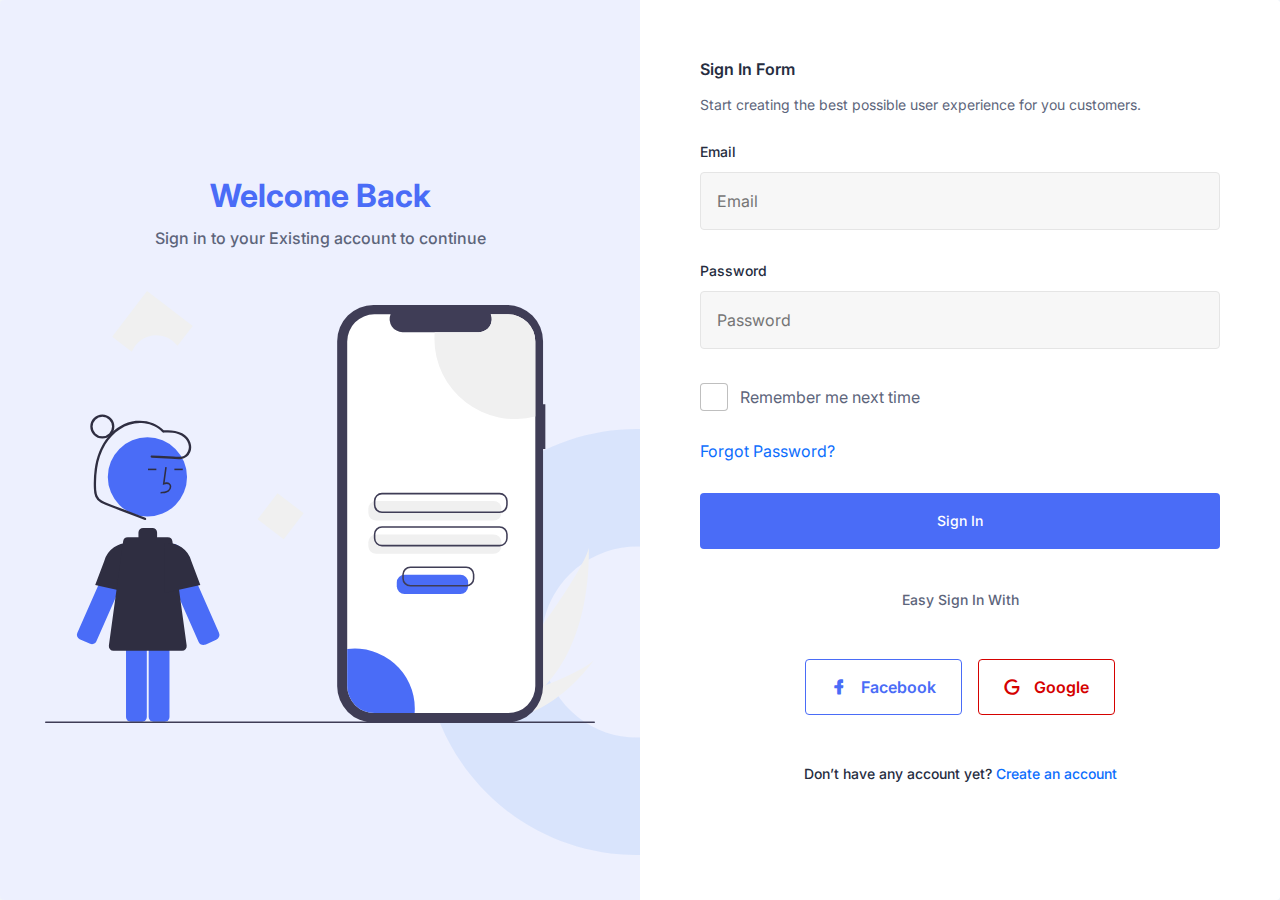
<file: signin.html>
<!DOCTYPE html>
<html lang="en">
  <head>
    <meta charset="UTF-8" />
    <meta http-equiv="X-UA-Compatible" content="IE=edge" />
    <meta name="viewport" content="width=device-width, initial-scale=1.0" />
    <link
      rel="shortcut icon"
      href="assets/images/favicon.svg"
      type="image/x-icon"
    />
    <title>Sign In | PlainAdmin Demo</title>

    <!-- ========== All CSS files linkup ========= -->
    <link rel="stylesheet" href="assets/css/bootstrap.min.css" />
    <link rel="stylesheet" href="assets/css/lineicons.css" />
    <link rel="stylesheet" href="assets/css/materialdesignicons.min.css" />
    <link rel="stylesheet" href="assets/css/fullcalendar.css" />
    <link rel="stylesheet" href="assets/css/main.css" />
  </head>
  <body>
 
    <!-- ======== main-wrapper start =========== -->
          <div class="row g-0 auth-row ">
            <div class="col-lg-6 ">
              <div class="auth-cover-wrapper bg-primary-100">
                <div class="auth-cover">
                  <div class="title text-center">
                    <h1 class="text-primary mb-10">Welcome Back</h1>
                    <p class="text-medium">
                      Sign in to your Existing account to continue
                    </p>
                  </div>
                  <div class="cover-image">
                    <img src="assets/images/auth/signin-image.svg" alt="" />
                  </div>
                  <div class="shape-image">
                    <img src="assets/images/auth/shape.svg" alt="" />
                  </div>
                </div>
              </div>
            </div>
            <!-- end col -->
            <div class="col-lg-6">
              <div class="signin-wrapper">
                <div class="form-wrapper">
                  <h6 class="mb-15">Sign In Form</h6>
                  <p class="text-sm mb-25">
                    Start creating the best possible user experience for you
                    customers.
                  </p>
                  <form action="#">
                    <div class="row">
                      <div class="col-12">
                        <div class="input-style-1">
                          <label>Email</label>
                          <input type="email" placeholder="Email" />
                        </div>
                      </div>
                      <!-- end col -->
                      <div class="col-12">
                        <div class="input-style-1">
                          <label>Password</label>
                          <input type="password" placeholder="Password" />
                        </div>
                      </div>
                      <!-- end col -->
                      <div class="col-xxl-6 col-lg-12 col-md-6">
                        <div class="form-check checkbox-style mb-30">
                          <input
                            class="form-check-input"
                            type="checkbox"
                            value=""
                            id="checkbox-remember"
                          />
                          <label
                            class="form-check-label"
                            for="checkbox-remember"
                          >
                            Remember me next time</label
                          >
                        </div>
                      </div>
                      <!-- end col -->
                      <div class="col-xxl-6 col-lg-12 col-md-6">
                        <div
                          class="
                            text-start text-md-end text-lg-start text-xxl-end
                            mb-30
                          "
                        >
                          <a href="#0" class="hover-underline"
                            >Forgot Password?</a
                          >
                        </div>
                      </div>
                      <!-- end col -->
                      <div class="col-12">
                        <div
                          class="
                            button-group
                            d-flex
                            justify-content-center
                            flex-wrap
                          "
                        >
                          <button
                            class="
                              main-btn
                              primary-btn
                              btn-hover
                              w-100
                              text-center
                            "
                          >
                            Sign In
                          </button>
                        </div>
                      </div>
                    </div>
                    <!-- end row -->
                  </form>
                  <div class="singin-option pt-40">
                    <p class="text-sm text-medium text-center text-gray">
                      Easy Sign In With
                    </p>
                    <div
                      class="
                        button-group
                        pt-40
                        pb-40
                        d-flex
                        justify-content-center
                        flex-wrap
                      "
                    >
                      <button class="main-btn primary-btn-outline m-2">
                        <i class="lni lni-facebook-filled mr-10"></i>
                        Facebook
                      </button>
                      <button class="main-btn danger-btn-outline m-2">
                        <i class="lni lni-google mr-10"></i>
                        Google
                      </button>
                    </div>
                    <p class="text-sm text-medium text-dark text-center">
                      Don’t have any account yet?
                      <a href="signup.html">Create an account</a>
                    </p>
                  </div>
                </div>
              </div>
            </div>
            <!-- end col -->
          </div>
          <!-- end row -->
        </div>
     
      <!-- ========== signin-section end ========== -->

    
    <!-- ========= All Javascript files linkup ======== -->
    <script src="assets/js/bootstrap.bundle.min.js"></script>
    <script src="assets/js/Chart.min.js"></script>
    <script src="assets/js/dynamic-pie-chart.js"></script>
    <script src="assets/js/moment.min.js"></script>
    <script src="assets/js/fullcalendar.js"></script>
    <script src="assets/js/jvectormap.min.js"></script>
    <script src="assets/js/world-merc.js"></script>
    <script src="assets/js/polyfill.js"></script>
    <script src="assets/js/main.js"></script>
  </body>
</html>
</file>
<file: assets/css/fullcalendar.css>
/* classes attached to <body> */

.fc-not-allowed,
.fc-not-allowed .fc-event { /* override events' custom cursors */
  cursor: not-allowed;
}

.fc-unselectable {
  -webkit-user-select: none;
     -moz-user-select: none;
      -ms-user-select: none;
          user-select: none;
  -webkit-touch-callout: none;
  -webkit-tap-highlight-color: rgba(0, 0, 0, 0);
}
.fc {
  /* layout of immediate children */
  display: flex;
  flex-direction: column;

  font-size: 1em
}
.fc,
  .fc *,
  .fc *:before,
  .fc *:after {
    box-sizing: border-box;
  }
.fc table {
    border-collapse: collapse;
    border-spacing: 0;
    font-size: 1em; /* normalize cross-browser */
  }
.fc th {
    text-align: center;
  }
.fc th,
  .fc td {
    vertical-align: top;
    padding: 0;
  }
.fc a[data-navlink] {
    cursor: pointer;
  }
.fc a[data-navlink]:hover {
    text-decoration: underline;
  }
.fc-direction-ltr {
  direction: ltr;
  text-align: left;
}
.fc-direction-rtl {
  direction: rtl;
  text-align: right;
}
.fc-theme-standard td,
  .fc-theme-standard th {
    border: 1px solid #ddd;
    border: 1px solid var(--fc-border-color, #ddd);
  }
/* for FF, which doesn't expand a 100% div within a table cell. use absolute positioning */
/* inner-wrappers are responsible for being absolute */
/* TODO: best place for this? */
.fc-liquid-hack td,
  .fc-liquid-hack th {
    position: relative;
  }

@font-face {
  font-family: 'fcicons';
  src: url("[data-uri]") format('truetype');
  font-weight: normal;
  font-style: normal;
}

.fc-icon {
  /* added for fc */
  display: inline-block;
  width: 1em;
  height: 1em;
  text-align: center;
  -webkit-user-select: none;
     -moz-user-select: none;
      -ms-user-select: none;
          user-select: none;

  /* use !important to prevent issues with browser extensions that change fonts */
  font-family: 'fcicons' !important;
  speak: none;
  font-style: normal;
  font-weight: normal;
  font-variant: normal;
  text-transform: none;
  line-height: 1;

  /* Better Font Rendering =========== */
  -webkit-font-smoothing: antialiased;
  -moz-osx-font-smoothing: grayscale;
}

.fc-icon-chevron-left:before {
  content: "\e900";
}

.fc-icon-chevron-right:before {
  content: "\e901";
}

.fc-icon-chevrons-left:before {
  content: "\e902";
}

.fc-icon-chevrons-right:before {
  content: "\e903";
}

.fc-icon-minus-square:before {
  content: "\e904";
}

.fc-icon-plus-square:before {
  content: "\e905";
}

.fc-icon-x:before {
  content: "\e906";
}
/*
Lots taken from Flatly (MIT): https://bootswatch.com/4/flatly/bootstrap.css

These styles only apply when the standard-theme is activated.
When it's NOT activated, the fc-button classes won't even be in the DOM.
*/
.fc {

  /* reset */

}
.fc .fc-button {
    border-radius: 0;
    overflow: visible;
    text-transform: none;
    margin: 0;
    font-family: inherit;
    font-size: inherit;
    line-height: inherit;
  }
.fc .fc-button:focus {
    outline: 1px dotted;
    outline: 5px auto -webkit-focus-ring-color;
  }
.fc .fc-button {
    -webkit-appearance: button;
  }
.fc .fc-button:not(:disabled) {
    cursor: pointer;
  }
.fc .fc-button::-moz-focus-inner {
    padding: 0;
    border-style: none;
  }
.fc {

  /* theme */

}
.fc .fc-button {
    display: inline-block;
    font-weight: 400;
    text-align: center;
    vertical-align: middle;
    -webkit-user-select: none;
       -moz-user-select: none;
        -ms-user-select: none;
            user-select: none;
    background-color: transparent;
    border: 1px solid transparent;
    padding: 0.4em 0.65em;
    font-size: 1em;
    line-height: 1.5;
    border-radius: 0.25em;
  }
.fc .fc-button:hover {
    text-decoration: none;
  }
.fc .fc-button:focus {
    outline: 0;
    box-shadow: 0 0 0 0.2rem rgba(44, 62, 80, 0.25);
  }
.fc .fc-button:disabled {
    opacity: 0.65;
  }
.fc {

  /* "primary" coloring */

}
.fc .fc-button-primary {
    color: #fff;
    color: var(--fc-button-text-color, #fff);
    background-color: #2C3E50;
    background-color: var(--fc-button-bg-color, #2C3E50);
    border-color: #2C3E50;
    border-color: var(--fc-button-border-color, #2C3E50);
  }
.fc .fc-button-primary:hover {
    color: #fff;
    color: var(--fc-button-text-color, #fff);
    background-color: #1e2b37;
    background-color: var(--fc-button-hover-bg-color, #1e2b37);
    border-color: #1a252f;
    border-color: var(--fc-button-hover-border-color, #1a252f);
  }
.fc .fc-button-primary:disabled { /* not DRY */
    color: #fff;
    color: var(--fc-button-text-color, #fff);
    background-color: #2C3E50;
    background-color: var(--fc-button-bg-color, #2C3E50);
    border-color: #2C3E50;
    border-color: var(--fc-button-border-color, #2C3E50); /* overrides :hover */
  }
.fc .fc-button-primary:focus {
    box-shadow: 0 0 0 0.2rem rgba(76, 91, 106, 0.5);
  }
.fc .fc-button-primary:not(:disabled):active,
  .fc .fc-button-primary:not(:disabled).fc-button-active {
    color: #fff;
    color: var(--fc-button-text-color, #fff);
    background-color: #1a252f;
    background-color: var(--fc-button-active-bg-color, #1a252f);
    border-color: #151e27;
    border-color: var(--fc-button-active-border-color, #151e27);
  }
.fc .fc-button-primary:not(:disabled):active:focus,
  .fc .fc-button-primary:not(:disabled).fc-button-active:focus {
    box-shadow: 0 0 0 0.2rem rgba(76, 91, 106, 0.5);
  }
.fc {

  /* icons within buttons */

}
.fc .fc-button .fc-icon {
    vertical-align: middle;
    font-size: 1.5em; /* bump up the size (but don't make it bigger than line-height of button, which is 1.5em also) */
  }
.fc .fc-button-group {
    position: relative;
    display: inline-flex;
    vertical-align: middle;
  }
.fc .fc-button-group > .fc-button {
    position: relative;
    flex: 1 1 auto;
  }
.fc .fc-button-group > .fc-button:hover {
    z-index: 1;
  }
.fc .fc-button-group > .fc-button:focus,
  .fc .fc-button-group > .fc-button:active,
  .fc .fc-button-group > .fc-button.fc-button-active {
    z-index: 1;
  }
.fc-direction-ltr .fc-button-group > .fc-button:not(:first-child) {
    margin-left: -1px;
    border-top-left-radius: 0;
    border-bottom-left-radius: 0;
  }
.fc-direction-ltr .fc-button-group > .fc-button:not(:last-child) {
    border-top-right-radius: 0;
    border-bottom-right-radius: 0;
  }
.fc-direction-rtl .fc-button-group > .fc-button:not(:first-child) {
    margin-right: -1px;
    border-top-right-radius: 0;
    border-bottom-right-radius: 0;
  }
.fc-direction-rtl .fc-button-group > .fc-button:not(:last-child) {
    border-top-left-radius: 0;
    border-bottom-left-radius: 0;
  }
.fc .fc-toolbar {
    display: flex;
    justify-content: space-between;
    align-items: center;
  }
.fc .fc-toolbar.fc-header-toolbar {
    margin-bottom: 1.5em;
  }
.fc .fc-toolbar.fc-footer-toolbar {
    margin-top: 1.5em;
  }
.fc .fc-toolbar-title {
    font-size: 1.75em;
    margin: 0;
  }
.fc-direction-ltr .fc-toolbar > * > :not(:first-child) {
    margin-left: .75em; /* space between */
  }
.fc-direction-rtl .fc-toolbar > * > :not(:first-child) {
    margin-right: .75em; /* space between */
  }
.fc-direction-rtl .fc-toolbar-ltr { /* when the toolbar-chunk positioning system is explicitly left-to-right */
    flex-direction: row-reverse;
  }
.fc .fc-scroller {
    -webkit-overflow-scrolling: touch;
    position: relative; /* for abs-positioned elements within */
  }
.fc .fc-scroller-liquid {
    height: 100%;
  }
.fc .fc-scroller-liquid-absolute {
    position: absolute;
    top: 0;
    right: 0;
    left: 0;
    bottom: 0;
  }
.fc .fc-scroller-harness {
    position: relative;
    overflow: hidden;
    direction: ltr;
      /* hack for chrome computing the scroller's right/left wrong for rtl. undone below... */
      /* TODO: demonstrate in codepen */
  }
.fc .fc-scroller-harness-liquid {
    height: 100%;
  }
.fc-direction-rtl .fc-scroller-harness > .fc-scroller { /* undo above hack */
    direction: rtl;
  }
.fc-theme-standard .fc-scrollgrid {
    border: 1px solid #ddd;
    border: 1px solid var(--fc-border-color, #ddd); /* bootstrap does this. match */
  }
.fc .fc-scrollgrid,
    .fc .fc-scrollgrid table { /* all tables (self included) */
      width: 100%; /* because tables don't normally do this */
      table-layout: fixed;
    }
.fc .fc-scrollgrid table { /* inner tables */
      border-top-style: hidden;
      border-left-style: hidden;
      border-right-style: hidden;
    }
.fc .fc-scrollgrid {

    border-collapse: separate;
    border-right-width: 0;
    border-bottom-width: 0;

  }
.fc .fc-scrollgrid-liquid {
    height: 100%;
  }
.fc .fc-scrollgrid-section { /* a <tr> */
    height: 1px /* better than 0, for firefox */

  }
.fc .fc-scrollgrid-section > td {
      height: 1px; /* needs a height so inner div within grow. better than 0, for firefox */
    }
.fc .fc-scrollgrid-section table {
      height: 1px;
        /* for most browsers, if a height isn't set on the table, can't do liquid-height within cells */
        /* serves as a min-height. harmless */
    }
.fc .fc-scrollgrid-section-liquid {
    height: auto

  }
.fc .fc-scrollgrid-section-liquid > td {
      height: 100%; /* better than `auto`, for firefox */
    }
.fc .fc-scrollgrid-section > * {
    border-top-width: 0;
    border-left-width: 0;
  }
.fc .fc-scrollgrid-section-header > *,
  .fc .fc-scrollgrid-section-footer > * {
    border-bottom-width: 0;
  }
.fc .fc-scrollgrid-section-body table,
  .fc .fc-scrollgrid-section-footer table {
    border-bottom-style: hidden; /* head keeps its bottom border tho */
  }
.fc {

  /* stickiness */

}
.fc .fc-scrollgrid-section-sticky > * {
    background: #fff;
    background: var(--fc-page-bg-color, #fff);
    position: -webkit-sticky;
    position: sticky;
    z-index: 2; /* TODO: var */
    /* TODO: box-shadow when sticking */
  }
.fc .fc-scrollgrid-section-header.fc-scrollgrid-section-sticky > * {
    top: 0; /* because border-sharing causes a gap at the top */
      /* TODO: give safari -1. has bug */
  }
.fc .fc-scrollgrid-section-footer.fc-scrollgrid-section-sticky > * {
    bottom: 0; /* known bug: bottom-stickiness doesn't work in safari */
  }
.fc .fc-scrollgrid-sticky-shim { /* for horizontal scrollbar */
    height: 1px; /* needs height to create scrollbars */
    margin-bottom: -1px;
  }
.fc-sticky { /* no .fc wrap because used as child of body */
  position: -webkit-sticky;
  position: sticky;
}
.fc .fc-view-harness {
    flex-grow: 1; /* because this harness is WITHIN the .fc's flexbox */
    position: relative;
  }
.fc {

  /* when the harness controls the height, make the view liquid */

}
.fc .fc-view-harness-active > .fc-view {
    position: absolute;
    top: 0;
    right: 0;
    bottom: 0;
    left: 0;
  }
.fc .fc-col-header-cell-cushion {
    display: inline-block; /* x-browser for when sticky (when multi-tier header) */
    padding: 2px 4px;
  }
.fc .fc-bg-event,
  .fc .fc-non-business,
  .fc .fc-highlight {
    /* will always have a harness with position:relative/absolute, so absolutely expand */
    position: absolute;
    top: 0;
    left: 0;
    right: 0;
    bottom: 0;
  }
.fc .fc-non-business {
    background: rgba(215, 215, 215, 0.3);
    background: var(--fc-non-business-color, rgba(215, 215, 215, 0.3));
  }
.fc .fc-bg-event {
    background: rgb(143, 223, 130);
    background: var(--fc-bg-event-color, rgb(143, 223, 130));
    opacity: 0.3;
    opacity: var(--fc-bg-event-opacity, 0.3)
  }
.fc .fc-bg-event .fc-event-title {
      margin: .5em;
      font-size: .85em;
      font-size: var(--fc-small-font-size, .85em);
      font-style: italic;
    }
.fc .fc-highlight {
    background: rgba(188, 232, 241, 0.3);
    background: var(--fc-highlight-color, rgba(188, 232, 241, 0.3));
  }
.fc .fc-cell-shaded,
  .fc .fc-day-disabled {
    background: rgba(208, 208, 208, 0.3);
    background: var(--fc-neutral-bg-color, rgba(208, 208, 208, 0.3));
  }
/* link resets */
/* ---------------------------------------------------------------------------------------------------- */
a.fc-event,
a.fc-event:hover {
  text-decoration: none;
}
/* cursor */
.fc-event[href],
.fc-event.fc-event-draggable {
  cursor: pointer;
}
/* event text content */
/* ---------------------------------------------------------------------------------------------------- */
.fc-event .fc-event-main {
    position: relative;
    z-index: 2;
  }
/* dragging */
/* ---------------------------------------------------------------------------------------------------- */
.fc-event-dragging:not(.fc-event-selected) { /* MOUSE */
    opacity: 0.75;
  }
.fc-event-dragging.fc-event-selected { /* TOUCH */
    box-shadow: 0 2px 7px rgba(0, 0, 0, 0.3);
  }
/* resizing */
/* ---------------------------------------------------------------------------------------------------- */
/* (subclasses should hone positioning for touch and non-touch) */
.fc-event .fc-event-resizer {
    display: none;
    position: absolute;
    z-index: 4;
  }
.fc-event:hover, /* MOUSE */
.fc-event-selected { /* TOUCH */

}
.fc-event:hover .fc-event-resizer, .fc-event-selected .fc-event-resizer {
    display: block;
  }
.fc-event-selected .fc-event-resizer {
    border-radius: 4px;
    border-radius: calc(var(--fc-event-resizer-dot-total-width, 8px) / 2);
    border-width: 1px;
    border-width: var(--fc-event-resizer-dot-border-width, 1px);
    width: 8px;
    width: var(--fc-event-resizer-dot-total-width, 8px);
    height: 8px;
    height: var(--fc-event-resizer-dot-total-width, 8px);
    border-style: solid;
    border-color: inherit;
    background: #fff;
    background: var(--fc-page-bg-color, #fff)

    /* expand hit area */

  }
.fc-event-selected .fc-event-resizer:before {
      content: '';
      position: absolute;
      top: -20px;
      left: -20px;
      right: -20px;
      bottom: -20px;
    }
/* selecting (always TOUCH) */
/* ---------------------------------------------------------------------------------------------------- */
.fc-event-selected {
  box-shadow: 0 2px 5px rgba(0, 0, 0, 0.2)

  /* expand hit area (subclasses should expand) */

}
.fc-event-selected:before {
    content: "";
    position: absolute;
    z-index: 3;
    top: 0;
    left: 0;
    right: 0;
    bottom: 0;
  }
.fc-event-selected {

  /* dimmer effect */

}
.fc-event-selected:after {
    content: "";
    background: rgba(0, 0, 0, 0.25);
    background: var(--fc-event-selected-overlay-color, rgba(0, 0, 0, 0.25));
    position: absolute;
    z-index: 1;

    /* assume there's a border on all sides. overcome it. */
    /* sometimes there's NOT a border, in which case the dimmer will go over */
    /* an adjacent border, which looks fine. */
    top: -1px;
    left: -1px;
    right: -1px;
    bottom: -1px;
  }
/*
A HORIZONTAL event
*/
.fc-h-event { /* allowed to be top-level */
  display: block;
  border: 1px solid #3788d8;
  border: 1px solid var(--fc-event-border-color, #3788d8);
  background-color: #3788d8;
  background-color: var(--fc-event-bg-color, #3788d8)

}
.fc-h-event .fc-event-main {
    color: #fff;
    color: var(--fc-event-text-color, #fff);
  }
.fc-h-event .fc-event-main-frame {
    display: flex; /* for make fc-event-title-container expand */
  }
.fc-h-event .fc-event-time {
    max-width: 100%; /* clip overflow on this element */
    overflow: hidden;
  }
.fc-h-event .fc-event-title-container { /* serves as a container for the sticky cushion */
    flex-grow: 1;
    flex-shrink: 1;
    min-width: 0; /* important for allowing to shrink all the way */
  }
.fc-h-event .fc-event-title {
    display: inline-block; /* need this to be sticky cross-browser */
    vertical-align: top; /* for not messing up line-height */
    left: 0;  /* for sticky */
    right: 0; /* for sticky */
    max-width: 100%; /* clip overflow on this element */
    overflow: hidden;
  }
.fc-h-event.fc-event-selected:before {
    /* expand hit area */
    top: -10px;
    bottom: -10px;
  }
/* adjust border and border-radius (if there is any) for non-start/end */
.fc-direction-ltr .fc-daygrid-block-event:not(.fc-event-start),
.fc-direction-rtl .fc-daygrid-block-event:not(.fc-event-end) {
  border-top-left-radius: 0;
  border-bottom-left-radius: 0;
  border-left-width: 0;
}
.fc-direction-ltr .fc-daygrid-block-event:not(.fc-event-end),
.fc-direction-rtl .fc-daygrid-block-event:not(.fc-event-start) {
  border-top-right-radius: 0;
  border-bottom-right-radius: 0;
  border-right-width: 0;
}
/* resizers */
.fc-h-event:not(.fc-event-selected) .fc-event-resizer {
  top: 0;
  bottom: 0;
  width: 8px;
  width: var(--fc-event-resizer-thickness, 8px);
}
.fc-direction-ltr .fc-h-event:not(.fc-event-selected) .fc-event-resizer-start,
.fc-direction-rtl .fc-h-event:not(.fc-event-selected) .fc-event-resizer-end {
  cursor: w-resize;
  left: -4px;
  left: calc(var(--fc-event-resizer-thickness, 8px) / -2);
}
.fc-direction-ltr .fc-h-event:not(.fc-event-selected) .fc-event-resizer-end,
.fc-direction-rtl .fc-h-event:not(.fc-event-selected) .fc-event-resizer-start {
  cursor: e-resize;
  right: -4px;
  right: calc(var(--fc-event-resizer-thickness, 8px) / -2);
}
/* resizers for TOUCH */
.fc-h-event.fc-event-selected .fc-event-resizer {
  top: 50%;
  margin-top: -4px;
  margin-top: calc(var(--fc-event-resizer-dot-total-width, 8px) / -2);
}
.fc-direction-ltr .fc-h-event.fc-event-selected .fc-event-resizer-start,
.fc-direction-rtl .fc-h-event.fc-event-selected .fc-event-resizer-end {
  left: -4px;
  left: calc(var(--fc-event-resizer-dot-total-width, 8px) / -2);
}
.fc-direction-ltr .fc-h-event.fc-event-selected .fc-event-resizer-end,
.fc-direction-rtl .fc-h-event.fc-event-selected .fc-event-resizer-start {
  right: -4px;
  right: calc(var(--fc-event-resizer-dot-total-width, 8px) / -2);
}


:root {
  --fc-daygrid-event-dot-width: 8px;
}
.fc .fc-popover {
    position: fixed;
    top: 0; /* for when not positioned yet */
    box-shadow: 0 2px 6px rgba(0,0,0,.15);
  }
.fc .fc-popover-header {
    display: flex;
    flex-direction: row;
    justify-content: space-between;
    align-items: center;
    padding: 3px 4px;
  }
.fc .fc-popover-title {
    margin: 0 2px;
  }
.fc .fc-popover-close {
    cursor: pointer;
    opacity: 0.65;
    font-size: 1.1em;
  }
.fc-theme-standard .fc-popover {
    border: 1px solid #ddd;
    border: 1px solid var(--fc-border-color, #ddd);
    background: #fff;
    background: var(--fc-page-bg-color, #fff);
  }
.fc-theme-standard .fc-popover-header {
    background: rgba(208, 208, 208, 0.3);
    background: var(--fc-neutral-bg-color, rgba(208, 208, 208, 0.3));
  }
/* help things clear margins of inner content */
.fc-daygrid-day-frame,
.fc-daygrid-day-events,
.fc-daygrid-event-harness { /* for event top/bottom margins */
}
.fc-daygrid-day-frame:before, .fc-daygrid-day-events:before, .fc-daygrid-event-harness:before {
  content: "";
  clear: both;
  display: table; }
.fc-daygrid-day-frame:after, .fc-daygrid-day-events:after, .fc-daygrid-event-harness:after {
  content: "";
  clear: both;
  display: table; }
.fc .fc-daygrid-body { /* a <div> that wraps the table */
    position: relative;
    z-index: 1; /* container inner z-index's because <tr>s can't do it */
  }
.fc .fc-daygrid-day.fc-day-today {
      background-color: rgba(255, 220, 40, 0.15);
      background-color: var(--fc-today-bg-color, rgba(255, 220, 40, 0.15));
    }
.fc .fc-daygrid-day-frame {
    position: relative;
    min-height: 100%; /* seems to work better than `height` because sets height after rows/cells naturally do it */
  }
.fc {

  /* cell top */

}
.fc .fc-daygrid-day-top {
    display: flex;
    flex-direction: row-reverse;
  }
.fc .fc-day-other .fc-daygrid-day-top {
    opacity: 0.3;
  }
.fc {

  /* day number (within cell top) */

}
.fc .fc-daygrid-day-number {
    position: relative;
    z-index: 4;
    padding: 4px;
  }
.fc {

  /* event container */

}
.fc .fc-daygrid-day-events {
    margin-top: 1px; /* needs to be margin, not padding, so that available cell height can be computed */
  }
.fc {

  /* positioning for balanced vs natural */

}
.fc .fc-daygrid-body-balanced .fc-daygrid-day-events {
      position: absolute;
      left: 0;
      right: 0;
    }
.fc .fc-daygrid-body-unbalanced .fc-daygrid-day-events {
      position: relative; /* for containing abs positioned event harnesses */
      min-height: 2em; /* in addition to being a min-height during natural height, equalizes the heights a little bit */
    }
.fc .fc-daygrid-body-natural { /* can coexist with -unbalanced */
  }
.fc .fc-daygrid-body-natural .fc-daygrid-day-events {
      margin-bottom: 1em;
    }
.fc {

  /* event harness */

}
.fc .fc-daygrid-event-harness {
    position: relative;
  }
.fc .fc-daygrid-event-harness-abs {
    position: absolute;
    top: 0; /* fallback coords for when cannot yet be computed */
    left: 0; /* */
    right: 0; /* */
  }
.fc .fc-daygrid-bg-harness {
    position: absolute;
    top: 0;
    bottom: 0;
  }
.fc {

  /* bg content */

}
.fc .fc-daygrid-day-bg .fc-non-business { z-index: 1 }
.fc .fc-daygrid-day-bg .fc-bg-event { z-index: 2 }
.fc .fc-daygrid-day-bg .fc-highlight { z-index: 3 }
.fc {

  /* events */

}
.fc .fc-daygrid-event {
    z-index: 6;
    margin-top: 1px;
  }
.fc .fc-daygrid-event.fc-event-mirror {
    z-index: 7;
  }
.fc {

  /* cell bottom (within day-events) */

}
.fc .fc-daygrid-day-bottom {
    font-size: .85em;
    margin: 2px 3px 0;
  }
.fc .fc-daygrid-more-link {
    position: relative;
    z-index: 4;
    cursor: pointer;
  }
.fc {

  /* week number (within frame) */

}
.fc .fc-daygrid-week-number {
    position: absolute;
    z-index: 5;
    top: 0;
    padding: 2px;
    min-width: 1.5em;
    text-align: center;
    background-color: rgba(208, 208, 208, 0.3);
    background-color: var(--fc-neutral-bg-color, rgba(208, 208, 208, 0.3));
    color: #808080;
    color: var(--fc-neutral-text-color, #808080);
  }
.fc {

  /* popover */

}
.fc .fc-more-popover {
    z-index: 8;
  }
.fc .fc-more-popover .fc-popover-body {
    min-width: 220px;
    padding: 10px;
  }
.fc-direction-ltr .fc-daygrid-event.fc-event-start,
.fc-direction-rtl .fc-daygrid-event.fc-event-end {
  margin-left: 2px;
}
.fc-direction-ltr .fc-daygrid-event.fc-event-end,
.fc-direction-rtl .fc-daygrid-event.fc-event-start {
  margin-right: 2px;
}
.fc-direction-ltr .fc-daygrid-week-number {
    left: 0;
    border-radius: 0 0 3px 0;
  }
.fc-direction-rtl .fc-daygrid-week-number {
    right: 0;
    border-radius: 0 0 0 3px;
  }
.fc-liquid-hack .fc-daygrid-day-frame {
    position: static; /* will cause inner absolute stuff to expand to <td> */
  }
.fc-daygrid-event { /* make root-level, because will be dragged-and-dropped outside of a component root */
  position: relative; /* for z-indexes assigned later */
  white-space: nowrap;
  border-radius: 3px; /* dot event needs this to when selected */
  font-size: .85em;
  font-size: var(--fc-small-font-size, .85em);
}
/* --- the rectangle ("block") style of event --- */
.fc-daygrid-block-event .fc-event-time {
    font-weight: bold;
  }
.fc-daygrid-block-event .fc-event-time,
  .fc-daygrid-block-event .fc-event-title {
    padding: 1px;
  }
/* --- the dot style of event --- */
.fc-daygrid-dot-event {
  display: flex;
  align-items: center;
  padding: 2px 0

}
.fc-daygrid-dot-event .fc-event-title {
    flex-grow: 1;
    flex-shrink: 1;
    min-width: 0; /* important for allowing to shrink all the way */
    overflow: hidden;
    font-weight: bold;
  }
.fc-daygrid-dot-event:hover,
  .fc-daygrid-dot-event.fc-event-mirror {
    background: rgba(0, 0, 0, 0.1);
  }
.fc-daygrid-dot-event.fc-event-selected:before {
    /* expand hit area */
    top: -10px;
    bottom: -10px;
  }
.fc-daygrid-event-dot { /* the actual dot */
  margin: 0 4px;
  box-sizing: content-box;
  width: 0;
  height: 0;
  border: 4px solid #3788d8;
  border: calc(var(--fc-daygrid-event-dot-width, 8px) / 2) solid var(--fc-event-border-color, #3788d8);
  border-radius: 4px;
  border-radius: calc(var(--fc-daygrid-event-dot-width, 8px) / 2);
}
/* --- spacing between time and title --- */
.fc-direction-ltr .fc-daygrid-event .fc-event-time {
    margin-right: 3px;
  }
.fc-direction-rtl .fc-daygrid-event .fc-event-time {
    margin-left: 3px;
  }


/*
A VERTICAL event
*/

.fc-v-event { /* allowed to be top-level */
  display: block;
  border: 1px solid #3788d8;
  border: 1px solid var(--fc-event-border-color, #3788d8);
  background-color: #3788d8;
  background-color: var(--fc-event-bg-color, #3788d8)

}

.fc-v-event .fc-event-main {
    color: #fff;
    color: var(--fc-event-text-color, #fff);
    height: 100%;
  }

.fc-v-event .fc-event-main-frame {
    height: 100%;
    display: flex;
    flex-direction: column;
  }

.fc-v-event .fc-event-time {
    flex-grow: 0;
    flex-shrink: 0;
    max-height: 100%;
    overflow: hidden;
  }

.fc-v-event .fc-event-title-container { /* a container for the sticky cushion */
    flex-grow: 1;
    flex-shrink: 1;
    min-height: 0; /* important for allowing to shrink all the way */
  }

.fc-v-event .fc-event-title { /* will have fc-sticky on it */
    top: 0;
    bottom: 0;
    max-height: 100%; /* clip overflow */
    overflow: hidden;
  }

.fc-v-event:not(.fc-event-start) {
    border-top-width: 0;
    border-top-left-radius: 0;
    border-top-right-radius: 0;
  }

.fc-v-event:not(.fc-event-end) {
    border-bottom-width: 0;
    border-bottom-left-radius: 0;
    border-bottom-right-radius: 0;
  }

.fc-v-event.fc-event-selected:before {
    /* expand hit area */
    left: -10px;
    right: -10px;
  }

.fc-v-event {

  /* resizer (mouse AND touch) */

}

.fc-v-event .fc-event-resizer-start {
    cursor: n-resize;
  }

.fc-v-event .fc-event-resizer-end {
    cursor: s-resize;
  }

.fc-v-event {

  /* resizer for MOUSE */

}

.fc-v-event:not(.fc-event-selected) .fc-event-resizer {
      height: 8px;
      height: var(--fc-event-resizer-thickness, 8px);
      left: 0;
      right: 0;
    }

.fc-v-event:not(.fc-event-selected) .fc-event-resizer-start {
      top: -4px;
      top: calc(var(--fc-event-resizer-thickness, 8px) / -2);
    }

.fc-v-event:not(.fc-event-selected) .fc-event-resizer-end {
      bottom: -4px;
      bottom: calc(var(--fc-event-resizer-thickness, 8px) / -2);
    }

.fc-v-event {

  /* resizer for TOUCH (when event is "selected") */

}

.fc-v-event.fc-event-selected .fc-event-resizer {
      left: 50%;
      margin-left: -4px;
      margin-left: calc(var(--fc-event-resizer-dot-total-width, 8px) / -2);
    }

.fc-v-event.fc-event-selected .fc-event-resizer-start {
      top: -4px;
      top: calc(var(--fc-event-resizer-dot-total-width, 8px) / -2);
    }

.fc-v-event.fc-event-selected .fc-event-resizer-end {
      bottom: -4px;
      bottom: calc(var(--fc-event-resizer-dot-total-width, 8px) / -2);
    }
.fc .fc-timegrid .fc-daygrid-body { /* the all-day daygrid within the timegrid view */
    z-index: 2; /* put above the timegrid-body so that more-popover is above everything. TODO: better solution */
  }
.fc .fc-timegrid-divider {
    padding: 0 0 2px; /* browsers get confused when you set height. use padding instead */
  }
.fc .fc-timegrid-body {
    position: relative;
    z-index: 1; /* scope the z-indexes of slots and cols */
    min-height: 100%; /* fill height always, even when slat table doesn't grow */
  }
.fc .fc-timegrid-axis-chunk { /* for advanced ScrollGrid */
    position: relative /* offset parent for now-indicator-container */

  }
.fc .fc-timegrid-axis-chunk > table {
      position: relative;
      z-index: 1; /* above the now-indicator-container */
    }
.fc .fc-timegrid-slots {
    position: relative;
    z-index: 1;
  }
.fc .fc-timegrid-slot { /* a <td> */
    height: 1.5em;
    border-bottom: 0 /* each cell owns its top border */
  }
.fc .fc-timegrid-slot:empty:before {
      content: '\00a0'; /* make sure there's at least an empty space to create height for height syncing */
    }
.fc .fc-timegrid-slot-minor {
    border-top-style: dotted;
  }
.fc .fc-timegrid-slot-label-cushion {
    display: inline-block;
    white-space: nowrap;
  }
.fc .fc-timegrid-slot-label {
    vertical-align: middle; /* vertical align the slots */
  }
.fc {


  /* slots AND axis cells (top-left corner of view including the "all-day" text) */

}
.fc .fc-timegrid-axis-cushion,
  .fc .fc-timegrid-slot-label-cushion {
    padding: 0 4px;
  }
.fc {


  /* axis cells (top-left corner of view including the "all-day" text) */
  /* vertical align is more complicated, uses flexbox */

}
.fc .fc-timegrid-axis-frame-liquid {
    height: 100%; /* will need liquid-hack in FF */
  }
.fc .fc-timegrid-axis-frame {
    overflow: hidden;
    display: flex;
    align-items: center; /* vertical align */
    justify-content: flex-end; /* horizontal align. matches text-align below */
  }
.fc .fc-timegrid-axis-cushion {
    max-width: 60px; /* limits the width of the "all-day" text */
    flex-shrink: 0; /* allows text to expand how it normally would, regardless of constrained width */
  }
.fc-direction-ltr .fc-timegrid-slot-label-frame {
    text-align: right;
  }
.fc-direction-rtl .fc-timegrid-slot-label-frame {
    text-align: left;
  }
.fc-liquid-hack .fc-timegrid-axis-frame-liquid {
  height: auto;
  position: absolute;
  top: 0;
  right: 0;
  bottom: 0;
  left: 0;
  }
.fc .fc-timegrid-col.fc-day-today {
      background-color: rgba(255, 220, 40, 0.15);
      background-color: var(--fc-today-bg-color, rgba(255, 220, 40, 0.15));
    }
.fc .fc-timegrid-col-frame {
    min-height: 100%; /* liquid-hack is below */
    position: relative;
  }
.fc-liquid-hack .fc-timegrid-col-frame {
  height: auto;
  position: absolute;
  top: 0;
  right: 0;
  bottom: 0;
  left: 0;
  }
.fc-media-screen .fc-timegrid-cols {
    position: absolute; /* no z-index. children will decide and go above slots */
    top: 0;
    left: 0;
    right: 0;
    bottom: 0
  }
.fc-media-screen .fc-timegrid-cols > table {
      height: 100%;
    }
.fc-media-screen .fc-timegrid-col-bg,
  .fc-media-screen .fc-timegrid-col-events,
  .fc-media-screen .fc-timegrid-now-indicator-container {
    position: absolute;
    top: 0;
    left: 0;
    right: 0;
  }
.fc-media-screen .fc-timegrid-event-harness {
    position: absolute; /* top/left/right/bottom will all be set by JS */
  }
.fc {

  /* bg */

}
.fc .fc-timegrid-col-bg {
    z-index: 2; /* TODO: kill */
  }
.fc .fc-timegrid-col-bg .fc-non-business { z-index: 1 }
.fc .fc-timegrid-col-bg .fc-bg-event { z-index: 2 }
.fc .fc-timegrid-col-bg .fc-highlight { z-index: 3 }
.fc .fc-timegrid-bg-harness {
    position: absolute; /* top/bottom will be set by JS */
    left: 0;
    right: 0;
  }
.fc {

  /* fg events */
  /* (the mirror segs are put into a separate container with same classname, */
  /* and they must be after the normal seg container to appear at a higher z-index) */

}
.fc .fc-timegrid-col-events {
    z-index: 3;
    /* child event segs have z-indexes that are scoped within this div */
  }
.fc {

  /* now indicator */

}
.fc .fc-timegrid-now-indicator-container {
    bottom: 0;
    overflow: hidden; /* don't let overflow of lines/arrows cause unnecessary scrolling */
    /* z-index is set on the individual elements */
  }
.fc-direction-ltr .fc-timegrid-col-events {
    margin: 0 2.5% 0 2px;
  }
.fc-direction-rtl .fc-timegrid-col-events {
    margin: 0 2px 0 2.5%;
  }
.fc-timegrid-event-harness-inset .fc-timegrid-event,
.fc-timegrid-event.fc-event-mirror {
  box-shadow: 0px 0px 0px 1px #fff;
  box-shadow: 0px 0px 0px 1px var(--fc-page-bg-color, #fff);
}
.fc-timegrid-event { /* events need to be root */

  font-size: .85em;

  font-size: var(--fc-small-font-size, .85em);
  border-radius: 3px

}
.fc-timegrid-event .fc-event-main {
    padding: 1px 1px 0;
  }
.fc-timegrid-event .fc-event-time {
    white-space: nowrap;
    font-size: .85em;
    font-size: var(--fc-small-font-size, .85em);
    margin-bottom: 1px;
  }
.fc-timegrid-event-condensed .fc-event-main-frame {
    flex-direction: row;
    overflow: hidden;
  }
.fc-timegrid-event-condensed .fc-event-time:after {
    content: '\00a0-\00a0'; /* dash surrounded by non-breaking spaces */
  }
.fc-timegrid-event-condensed .fc-event-title {
    font-size: .85em;
    font-size: var(--fc-small-font-size, .85em)
  }
.fc-media-screen .fc-timegrid-event {
    position: absolute; /* absolute WITHIN the harness */
    top: 0;
    bottom: 1px; /* stay away from bottom slot line */
    left: 0;
    right: 0;
  }
.fc {

  /* line */

}
.fc .fc-timegrid-now-indicator-line {
    position: absolute;
    z-index: 4;
    left: 0;
    right: 0;
    border-style: solid;
    border-color: red;
    border-color: var(--fc-now-indicator-color, red);
    border-width: 1px 0 0;
  }
.fc {

  /* arrow */

}
.fc .fc-timegrid-now-indicator-arrow {
    position: absolute;
    z-index: 4;
    margin-top: -5px; /* vertically center on top coordinate */
    border-style: solid;
    border-color: red;
    border-color: var(--fc-now-indicator-color, red);
  }
.fc-direction-ltr .fc-timegrid-now-indicator-arrow {
    left: 0;

    /* triangle pointing right. TODO: mixin */
    border-width: 5px 0 5px 6px;
    border-top-color: transparent;
    border-bottom-color: transparent;
  }
.fc-direction-rtl .fc-timegrid-now-indicator-arrow {
    right: 0;

    /* triangle pointing left. TODO: mixin */
    border-width: 5px 6px 5px 0;
    border-top-color: transparent;
    border-bottom-color: transparent;
  }


:root {
  --fc-list-event-dot-width: 10px;
  --fc-list-event-hover-bg-color: #f5f5f5;
}
.fc-theme-standard .fc-list {
    border: 1px solid #ddd;
    border: 1px solid var(--fc-border-color, #ddd);
  }
.fc {

  /* message when no events */

}
.fc .fc-list-empty {
    background-color: rgba(208, 208, 208, 0.3);
    background-color: var(--fc-neutral-bg-color, rgba(208, 208, 208, 0.3));
    height: 100%;
    display: flex;
    justify-content: center;
    align-items: center; /* vertically aligns fc-list-empty-inner */
  }
.fc .fc-list-empty-cushion {
    margin: 5em 0;
  }
.fc {

  /* table within the scroller */
  /* ---------------------------------------------------------------------------------------------------- */

}
.fc .fc-list-table {
    width: 100%;
    border-style: hidden; /* kill outer border on theme */
  }
.fc .fc-list-table tr > * {
    border-left: 0;
    border-right: 0;
  }
.fc .fc-list-sticky .fc-list-day > * { /* the cells */
      position: -webkit-sticky;
      position: sticky;
      top: 0;
      background: #fff;
      background: var(--fc-page-bg-color, #fff); /* for when headers are styled to be transparent and sticky */
    }
.fc .fc-list-table th {
    padding: 0; /* uses an inner-wrapper instead... */
  }
.fc .fc-list-table td,
  .fc .fc-list-day-cushion {
    padding: 8px 14px;
  }
.fc {


  /* date heading rows */
  /* ---------------------------------------------------------------------------------------------------- */

}
.fc .fc-list-day-cushion:after {
  content: "";
  clear: both;
  display: table; /* clear floating */
    }
.fc-theme-standard .fc-list-day-cushion {
    background-color: rgba(208, 208, 208, 0.3);
    background-color: var(--fc-neutral-bg-color, rgba(208, 208, 208, 0.3));
  }
.fc-direction-ltr .fc-list-day-text,
.fc-direction-rtl .fc-list-day-side-text {
  float: left;
}
.fc-direction-ltr .fc-list-day-side-text,
.fc-direction-rtl .fc-list-day-text {
  float: right;
}
/* make the dot closer to the event title */
.fc-direction-ltr .fc-list-table .fc-list-event-graphic { padding-right: 0 }
.fc-direction-rtl .fc-list-table .fc-list-event-graphic { padding-left: 0 }
.fc .fc-list-event.fc-event-forced-url {
    cursor: pointer; /* whole row will seem clickable */
  }
.fc .fc-list-event:hover td {
    background-color: #f5f5f5;
    background-color: var(--fc-list-event-hover-bg-color, #f5f5f5);
  }
.fc {

  /* shrink certain cols */

}
.fc .fc-list-event-graphic,
  .fc .fc-list-event-time {
    white-space: nowrap;
    width: 1px;
  }
.fc .fc-list-event-dot {
    display: inline-block;
    box-sizing: content-box;
    width: 0;
    height: 0;
    border: 5px solid #3788d8;
    border: calc(var(--fc-list-event-dot-width, 10px) / 2) solid var(--fc-event-border-color, #3788d8);
    border-radius: 5px;
    border-radius: calc(var(--fc-list-event-dot-width, 10px) / 2);
  }
.fc {

  /* reset <a> styling */

}
.fc .fc-list-event-title a {
    color: inherit;
    text-decoration: none;
  }
.fc {

  /* underline link when hovering over any part of row */

}
.fc .fc-list-event.fc-event-forced-url:hover a {
    text-decoration: underline;
  }



  .fc-theme-bootstrap a:not([href]) {
    color: inherit; /* natural color for navlinks */
  }
</file>
<file: assets/css/main.css>
/*===========================
		COMMON css
===========================*/
@import url("https://fonts.googleapis.com/css2?family=Inter:wght@300;400;500;600;700;800;900&display=swap");
html {
  scroll-behavior: smooth; }

body {
  font-family: "Inter", sans-serif !important;
  font-weight: normal;
  font-style: normal;
  color: #5d657b;
  overflow-x: hidden;
  background: #f1f5f9; }

* {
  margin: 0;
  padding: 0;
  -webkit-box-sizing: border-box;
  -moz-box-sizing: border-box;
  box-sizing: border-box; }

a:focus,
input:focus,
textarea:focus,
button:focus,
.btn:focus,
.btn.focus,
.btn:not(:disabled):not(.disabled).active,
.btn:not(:disabled):not(.disabled):active {
  text-decoration: none;
  outline: none;
  -webkit-box-shadow: none;
  -moz-box-shadow: none;
  box-shadow: none; }

a:hover {
  color: #4a6cf7; }

button,
a {
  -webkit-transition: all 0.3s ease-out 0s;
  -moz-transition: all 0.3s ease-out 0s;
  -ms-transition: all 0.3s ease-out 0s;
  -o-transition: all 0.3s ease-out 0s;
  transition: all 0.3s ease-out 0s; }

a,
a:focus,
a:hover {
  text-decoration: none; }

i,
span,
a {
  display: inline-block; }

audio,
canvas,
iframe,
img,
svg,
video {
  vertical-align: middle; }

h1 a,
h2 a,
h3 a,
h4 a,
h5 a,
h6 a {
  color: inherit; }

ul,
ol {
  margin: 0px;
  padding: 0px;
  list-style-type: none; }

p {
  font-size: 16px;
  font-weight: 400;
  line-height: 25px;
  margin: 0px; }

.img-bg {
  background-position: center center;
  background-size: cover;
  background-repeat: no-repeat;
  width: 100%;
  height: 100%; }

.para-width-500 {
  max-width: 500px;
  width: 100%; }

@media (max-width: 767px) {
  .container {
    padding: 0 30px; } }

/* ========== cart style ========== */
.card-style {
  background: #fff;
  box-sizing: border-box;
  padding: 25px 30px;
  position: relative;
  border: 1px solid #e2e8f0;
  box-shadow: 0px 10px 20px rgba(200, 208, 216, 0.3);
  border-radius: 10px; }
  @media (max-width: 767px) {
    .card-style {
      padding: 20px; } }
  .card-style .jvm-zoom-btn {
    position: absolute;
    display: inline-flex;
    justify-content: center;
    align-items: center;
    width: 30px;
    height: 30px;
    border: 1px solid rgba(0, 0, 0, 0.1);
    right: 30px;
    bottom: 30px;
    cursor: pointer; }
    .card-style .jvm-zoom-btn.jvm-zoomin {
      bottom: 70px; }
  .card-style .dropdown-toggle {
    border: none;
    background: none; }
    .card-style .dropdown-toggle::after {
      display: none; }
  .card-style .dropdown-menu {
    -webkit-box-shadow: 0px 0px 5px rgba(0, 0, 0, 0.07);
    -moz-box-shadow: 0px 0px 5px rgba(0, 0, 0, 0.07);
    box-shadow: 0px 0px 5px rgba(0, 0, 0, 0.07); }
    .card-style .dropdown-menu li:hover a {
      color: #4a6cf7 !important; }
    .card-style .dropdown-menu li a {
      display: block;
      font-size: 14px; }

/* ======= Border Radius ========= */
.radius-4 {
  border-radius: 4px; }

.radius-10 {
  border-radius: 10px; }

.radius-30 {
  border-radius: 30px; }

.radius-50 {
  border-radius: 50px; }

.radius-full {
  border-radius: 50%; }

.scroll-top {
  width: 45px;
  height: 45px;
  background: #4a6cf7;
  display: none;
  justify-content: center;
  align-items: center;
  font-size: 18px;
  color: #fff;
  border-radius: 5px;
  position: fixed;
  bottom: 30px;
  right: 30px;
  z-index: 9;
  cursor: pointer;
  -webkit-transition: all 0.3s ease-out 0s;
  -moz-transition: all 0.3s ease-out 0s;
  -ms-transition: all 0.3s ease-out 0s;
  -o-transition: all 0.3s ease-out 0s;
  transition: all 0.3s ease-out 0s; }
  .scroll-top:hover {
    color: #fff;
    background: rgba(74, 108, 247, 0.8); }

.form-control:focus {
  box-shadow: none; }

.form-control.is-valid:focus,
.was-validated .form-control:valid:focus,
.form-control.is-invalid:focus,
.was-validated .form-control:invalid:focus,
.form-check-input.is-valid:focus,
.was-validated .form-check-input:valid:focus,
.form-check-input.is-invalid:focus,
.was-validated .form-check-input:invalid:focus,
.form-check-input:focus,
.radio-style.radio-success .form-check-input:focus,
.radio-style.radio-warning .form-check-input:focus,
.radio-style.radio-danger .form-check-input:focus {
  box-shadow: none; }

.hover-underline:hover {
  text-decoration: underline; }

/* ============= typography css ============= */
h1,
h2,
h3,
h4,
h5,
h6,
.h1,
.h2,
.h3,
.h4,
.h5,
.h6 {
  color: #262d3f;
  margin: 0; }

h1,
.h1 {
  font-size: 32px;
  font-weight: 700; }

h2,
.h2 {
  font-size: 28px;
  font-weight: 600; }

h3,
.h3 {
  font-size: 24px;
  font-weight: 500; }

h4,
.h4 {
  font-size: 20px;
  font-weight: 600; }

h5,
.h5 {
  font-size: 16px;
  font-weight: 700; }

h6,
.h6 {
  font-size: 16px;
  font-weight: 600; }

.text-bold {
  font-weight: 700; }

.text-semi-bold {
  font-weight: 600; }

.text-medium {
  font-weight: 500; }

.text-regular {
  font-weight: 400; }

.text-light {
  font-weight: 300; }

.text-sm {
  font-size: 14px;
  line-height: 22px; }

/* ========== breadcrumb ============ */
.breadcrumb-wrapper {
  display: flex;
  justify-content: flex-end; }
  @media (max-width: 767px) {
    .breadcrumb-wrapper {
      justify-content: flex-start; } }
  .breadcrumb-wrapper .breadcrumb li {
    font-size: 14px;
    color: #4a6cf7; }
    .breadcrumb-wrapper .breadcrumb li a {
      color: #5d657b; }
      .breadcrumb-wrapper .breadcrumb li a:hover {
        color: #4a6cf7; }

/* ========== Buttons css ========== */
/* buttons base styles */
.main-btn {
  display: inline-block;
  text-align: center;
  white-space: nowrap;
  vertical-align: middle;
  -webkit-user-select: none;
  -moz-user-select: none;
  -ms-user-select: none;
  user-select: none;
  padding: 15px 45px;
  font-weight: 500;
  font-size: 14px;
  line-height: 24px;
  border-radius: 4px;
  cursor: pointer;
  z-index: 5;
  transition: all 0.4s ease-in-out;
  border: 1px solid transparent;
  overflow: hidden; }
  .main-btn:hover {
    color: inherit; }

.btn-sm {
  padding: 10px 20px;
  font-weight: 400; }

/* buttons hover effect */
.btn-hover {
  position: relative;
  overflow: hidden; }
  .btn-hover::after {
    content: "";
    position: absolute;
    width: 0%;
    height: 0%;
    border-radius: 50%;
    background: rgba(255, 255, 255, 0.05);
    top: 50%;
    left: 50%;
    padding: 50%;
    z-index: -1;
    -webkit-transition: all 0.3s ease-out 0s;
    -moz-transition: all 0.3s ease-out 0s;
    -ms-transition: all 0.3s ease-out 0s;
    -o-transition: all 0.3s ease-out 0s;
    transition: all 0.3s ease-out 0s;
    -webkit-transform: translate3d(-50%, -50%, 0) scale(0);
    -moz-transform: translate3d(-50%, -50%, 0) scale(0);
    -ms-transform: translate3d(-50%, -50%, 0) scale(0);
    -o-transform: translate3d(-50%, -50%, 0) scale(0);
    transform: translate3d(-50%, -50%, 0) scale(0); }
  .btn-hover:hover::after {
    -webkit-transform: translate3d(-50%, -50%, 0) scale(1.3);
    -moz-transform: translate3d(-50%, -50%, 0) scale(1.3);
    -ms-transform: translate3d(-50%, -50%, 0) scale(1.3);
    -o-transform: translate3d(-50%, -50%, 0) scale(1.3);
    transform: translate3d(-50%, -50%, 0) scale(1.3); }

/* primary buttons */
.primary-btn {
  background: #4a6cf7;
  color: #fff; }
  .primary-btn:hover {
    color: #fff; }

.primary-btn-outline {
  background: transparent;
  color: #4a6cf7;
  border-color: #4a6cf7; }
  .primary-btn-outline:hover {
    color: #fff;
    background: #4a6cf7; }

/* secondary buttons */
.secondary-btn {
  background: #00c1f8;
  color: #fff; }
  .secondary-btn:hover {
    color: #fff; }

.secondary-btn-outline {
  background: transparent;
  color: #00c1f8;
  border-color: #00c1f8; }
  .secondary-btn-outline:hover {
    color: #fff;
    background: #00c1f8; }

/* success buttons */
.success-btn {
  background: #219653;
  color: #fff; }
  .success-btn:hover {
    color: #fff; }

.success-btn-outline {
  background: transparent;
  color: #219653;
  border-color: #219653; }
  .success-btn-outline:hover {
    color: #fff;
    background: #219653; }

/* danger buttons */
.danger-btn {
  background: #d50100;
  color: #fff; }
  .danger-btn:hover {
    color: #fff; }

.danger-btn-outline {
  background: transparent;
  color: #d50100;
  border-color: #d50100; }
  .danger-btn-outline:hover {
    color: #fff;
    background: #d50100; }

/* warning buttons */
.warning-btn {
  background: #f7c800;
  color: #fff; }
  .warning-btn:hover {
    color: #fff; }

.warning-btn-outline {
  background: transparent;
  color: #f7c800;
  border-color: #f7c800; }
  .warning-btn-outline:hover {
    color: #fff;
    background: #f7c800; }

/* info buttons */
.info-btn {
  background: #97ca31;
  color: #fff; }
  .info-btn:hover {
    color: #fff; }

.info-btn-outline {
  background: transparent;
  color: #97ca31;
  border-color: #97ca31; }
  .info-btn-outline:hover {
    color: #fff;
    background: #97ca31; }

/* dark buttons */
.dark-btn {
  background: #262d3f;
  color: #fff; }
  .dark-btn:hover {
    color: #fff; }

.dark-btn-outline {
  background: transparent;
  color: #262d3f;
  border-color: #262d3f; }
  .dark-btn-outline:hover {
    color: #fff;
    background: #262d3f; }

/* light buttons */
.light-btn {
  background: #efefef;
  color: #262d3f; }
  .light-btn:hover {
    color: #262d3f; }

.light-btn-outline {
  background: transparent;
  color: #262d3f;
  border-color: #efefef; }
  .light-btn-outline:hover {
    color: #262d3f;
    background: #efefef; }

/* active buttons */
.active-btn {
  background: #4a6cf7;
  color: #fff; }
  .active-btn:hover {
    color: #fff; }

.active-btn-outline {
  background: transparent;
  color: #4a6cf7;
  border-color: #4a6cf7; }
  .active-btn-outline:hover {
    color: #fff;
    background: #4a6cf7; }

/* deactive buttons */
.deactive-btn {
  background: #cbe1ff;
  color: #4a6cf7; }
  .deactive-btn:hover {
    color: #4a6cf7; }

.deactive-btn-outline {
  background: transparent;
  color: #4a6cf7;
  border-color: #cbe1ff; }
  .deactive-btn-outline:hover {
    color: #4a6cf7;
    background: #cbe1ff; }

/* =========  square-btn ========= */
.square-btn {
  border-radius: 0px; }

/* =========  rounded-md ========= */
.rounded-md {
  border-radius: 10px; }

/* =========  rounded-full ========= */
.rounded-full {
  border-radius: 30px; }

/* ========== buttons group css ========= */
.buttons-group {
  display: flex;
  flex-wrap: wrap;
  margin: 0 -10px; }
  .buttons-group li {
    margin: 10px; }

/* ====== Status Button ====== */
.status-btn {
  padding: 7px 15px;
  border-radius: 30px;
  font-size: 14px;
  font-weight: 400; }
  .status-btn.primary-btn {
    color: #fff;
    background: #4a6cf7; }
  .status-btn.active-btn {
    color: #4a6cf7;
    background: rgba(74, 108, 247, 0.1); }
  .status-btn.close-btn {
    color: #d50100;
    background: rgba(213, 1, 0, 0.1); }
  .status-btn.warning-btn {
    color: #f7c800;
    background: rgba(247, 200, 0, 0.1); }
  .status-btn.info-btn {
    color: #97ca31;
    background: rgba(151, 202, 49, 0.1); }
  .status-btn.success-btn {
    color: #219653;
    background: rgba(33, 150, 83, 0.1); }
  .status-btn.secondary-btn {
    color: #00c1f8;
    background: rgba(0, 193, 248, 0.1); }
  .status-btn.dark-btn {
    color: #262d3f;
    background: rgba(38, 45, 63, 0.1); }
  .status-btn.orange-btn {
    color: #f2994a;
    background: rgba(242, 153, 74, 0.1); }

/* ============ alerts css ============ */
.alert-box {
  display: flex;
  position: relative;
  margin-bottom: 20px; }
  @media (max-width: 767px) {
    .alert-box {
      padding-left: 0px !important; } }
  .alert-box .left {
    max-width: 75px;
    width: 100%;
    height: 100%;
    border-radius: 4px;
    background: #d50100;
    position: absolute;
    left: 0;
    top: 0;
    display: flex;
    justify-content: center;
    align-items: center; }
    @media (max-width: 767px) {
      .alert-box .left {
        display: none; } }
    .alert-box .left h5 {
      -webkit-transform: rotate(-90deg);
      -moz-transform: rotate(-90deg);
      -ms-transform: rotate(-90deg);
      -o-transform: rotate(-90deg);
      transform: rotate(-90deg);
      color: #fff; }
  .alert-box .alert {
    margin-bottom: 0px;
    padding: 25px 40px; }
    @media (max-width: 767px) {
      .alert-box .alert {
        padding: 20px; } }

/* Alert Primary */
.primary-alert .left {
  background: #4a6cf7; }

.primary-alert .alert {
  color: #4a6cf7;
  border: 1px solid #4a6cf7;
  background: rgba(74, 108, 247, 0.2);
  width: 100%; }
  .primary-alert .alert .alert-heading {
    color: #4a6cf7;
    margin-bottom: 15px; }

/* Alert Danger */
.danger-alert .left {
  background: #d50100; }

.danger-alert .alert {
  color: #d50100;
  border: 1px solid #d50100;
  background: rgba(213, 1, 0, 0.2);
  width: 100%; }
  .danger-alert .alert .alert-heading {
    color: #d50100;
    margin-bottom: 15px; }

/* Alert warning */
.warning-alert .left {
  background: #f7c800; }

.warning-alert .alert {
  color: #f7c800;
  border: 1px solid #f7c800;
  background: rgba(247, 200, 0, 0.2);
  width: 100%; }
  .warning-alert .alert .alert-heading {
    color: #f7c800;
    margin-bottom: 15px; }

/* Alert warning */
.warning-alert .left {
  background: #f7c800; }

.warning-alert .alert {
  color: #f7c800;
  border: 1px solid #f7c800;
  background: rgba(247, 200, 0, 0.2);
  width: 100%; }
  .warning-alert .alert .alert-heading {
    color: #f7c800;
    margin-bottom: 15px; }

/* Alert info */
.info-alert .left {
  background: #97ca31; }

.info-alert .alert {
  color: #97ca31;
  border: 1px solid #97ca31;
  background: rgba(151, 202, 49, 0.2);
  width: 100%; }
  .info-alert .alert .alert-heading {
    color: #97ca31;
    margin-bottom: 15px; }

/* Alert success */
.success-alert .left {
  background: #219653; }

.success-alert .alert {
  color: #219653;
  border: 1px solid #219653;
  background: rgba(33, 150, 83, 0.2);
  width: 100%; }
  .success-alert .alert .alert-heading {
    color: #219653;
    margin-bottom: 15px; }

/* Alert secondary */
.secondary-alert .left {
  background: #00c1f8; }

.secondary-alert .alert {
  color: #00c1f8;
  border: 1px solid #00c1f8;
  background: rgba(0, 193, 248, 0.2);
  width: 100%; }
  .secondary-alert .alert .alert-heading {
    color: #00c1f8;
    margin-bottom: 15px; }

/* Alert gray */
.gray-alert .left {
  background: #5d657b; }

.gray-alert .alert {
  color: #5d657b;
  border: 1px solid #5d657b;
  background: rgba(93, 101, 123, 0.2);
  width: 100%; }
  .gray-alert .alert .alert-heading {
    color: #5d657b;
    margin-bottom: 15px; }

/* Alert black */
.black-alert .left {
  background: #000; }

.black-alert .alert {
  color: #000;
  border: 1px solid #000;
  background: rgba(0, 0, 0, 0.2);
  width: 100%; }
  .black-alert .alert .alert-heading {
    color: #000;
    margin-bottom: 15px; }

/* Alert orange */
.orange-alert .left {
  background: #f2994a; }

.orange-alert .alert {
  color: #f2994a;
  border: 1px solid #f2994a;
  background: rgba(242, 153, 74, 0.2);
  width: 100%; }
  .orange-alert .alert .alert-heading {
    color: #f2994a;
    margin-bottom: 15px; }

/* ========== cards css =========== */
/* card-style-1 */
.card-style-1 {
  background: #fff;
  border: 1px solid #efefef;
  border-radius: 10px;
  padding: 25px 0;
  position: relative;
  -webkit-transition: all 0.3s ease-out 0s;
  -moz-transition: all 0.3s ease-out 0s;
  -ms-transition: all 0.3s ease-out 0s;
  -o-transition: all 0.3s ease-out 0s;
  transition: all 0.3s ease-out 0s; }
  .card-style-1:hover {
    -webkit-box-shadow: 0px 0px 5px rgba(0, 0, 0, 0.1);
    -moz-box-shadow: 0px 0px 5px rgba(0, 0, 0, 0.1);
    box-shadow: 0px 0px 5px rgba(0, 0, 0, 0.1); }
  .card-style-1 .card-meta {
    display: flex;
    align-items: center;
    margin-bottom: 15px;
    padding: 0 30px; }
    @media (max-width: 767px) {
      .card-style-1 .card-meta {
        padding: 0 20px; } }
    .card-style-1 .card-meta .image {
      max-width: 40px;
      width: 100%;
      border-radius: 50%;
      overflow: hidden;
      margin-right: 12px; }
      .card-style-1 .card-meta .image img {
        width: 100%; }
    .card-style-1 .card-meta .text p {
      color: #262d3f; }
      .card-style-1 .card-meta .text p a {
        color: inherit; }
        .card-style-1 .card-meta .text p a:hover {
          color: #4a6cf7; }
  .card-style-1 .card-image {
    border-radius: 10px;
    margin-bottom: 25px;
    overflow: hidden; }
    .card-style-1 .card-image a {
      display: block; }
    .card-style-1 .card-image img {
      width: 100%; }
  .card-style-1 .card-content {
    padding: 0px 30px; }
    @media (max-width: 767px) {
      .card-style-1 .card-content {
        padding: 0px 20px; } }
    .card-style-1 .card-content h4 a {
      color: inherit;
      margin-bottom: 15px;
      display: block; }
      .card-style-1 .card-content h4 a:hover {
        color: #4a6cf7; }

/* card-style-2 */
.card-style-2 {
  background: #fff;
  border: 1px solid #efefef;
  border-radius: 4px;
  padding: 20px;
  -webkit-transition: all 0.3s ease-out 0s;
  -moz-transition: all 0.3s ease-out 0s;
  -ms-transition: all 0.3s ease-out 0s;
  -o-transition: all 0.3s ease-out 0s;
  transition: all 0.3s ease-out 0s; }
  .card-style-2:hover {
    -webkit-box-shadow: 0px 0px 5px rgba(0, 0, 0, 0.1);
    -moz-box-shadow: 0px 0px 5px rgba(0, 0, 0, 0.1);
    box-shadow: 0px 0px 5px rgba(0, 0, 0, 0.1); }
  .card-style-2 .card-image {
    border-radius: 4px;
    margin-bottom: 30px;
    overflow: hidden; }
    .card-style-2 .card-image a {
      display: block; }
    .card-style-2 .card-image img {
      width: 100%; }
  .card-style-2 .card-content {
    padding: 0px 10px; }
    @media (max-width: 767px) {
      .card-style-2 .card-content {
        padding: 0px; } }
    .card-style-2 .card-content h4 a {
      color: inherit;
      margin-bottom: 15px;
      display: block; }
      .card-style-2 .card-content h4 a:hover {
        color: #4a6cf7; }

/* card-style-3 */
.card-style-3 {
  background: #fff;
  border: 1px solid #efefef;
  border-radius: 4px;
  padding: 25px 30px;
  -webkit-transition: all 0.3s ease-out 0s;
  -moz-transition: all 0.3s ease-out 0s;
  -ms-transition: all 0.3s ease-out 0s;
  -o-transition: all 0.3s ease-out 0s;
  transition: all 0.3s ease-out 0s; }
  .card-style-3:hover {
    -webkit-box-shadow: 0px 0px 5px rgba(0, 0, 0, 0.1);
    -moz-box-shadow: 0px 0px 5px rgba(0, 0, 0, 0.1);
    box-shadow: 0px 0px 5px rgba(0, 0, 0, 0.1); }
  .card-style-3 .card-content h4 a {
    color: inherit;
    margin-bottom: 15px;
    display: block; }
    .card-style-3 .card-content h4 a:hover {
      color: #4a6cf7; }
  .card-style-3 .card-content a.read-more {
    font-weight: 500;
    color: #262d3f;
    margin-top: 20px; }
    .card-style-3 .card-content a.read-more:hover {
      color: #4a6cf7;
      letter-spacing: 2px; }

/* ======= icon-card ======== */
.icon-card {
  display: flex;
  align-items: center;
  background: #fff;
  padding: 30px 20px;
  border: 1px solid #e2e8f0;
  box-shadow: 0px 10px 20px rgba(200, 208, 216, 0.3);
  border-radius: 10px; }
  .icon-card.icon-card-3 {
    display: block;
    padding: 0px; }
    .icon-card.icon-card-3 .card-content {
      display: flex;
      padding: 20px;
      padding-bottom: 0; }
  @media only screen and (min-width: 1200px) and (max-width: 1399px) {
    .icon-card h6 {
      font-size: 15px; } }
  @media only screen and (min-width: 1200px) and (max-width: 1399px) {
    .icon-card h3 {
      font-size: 20px; } }
  .icon-card.icon-card-2 {
    display: block; }
    .icon-card.icon-card-2 .progress {
      height: 7px; }
      .icon-card.icon-card-2 .progress .progress-bar {
        border-radius: 4px; }
  .icon-card .icon {
    max-width: 46px;
    width: 100%;
    height: 46px;
    border-radius: 10px;
    display: flex;
    justify-content: center;
    align-items: center;
    font-size: 24px;
    margin-right: 20px;
    background: rgba(74, 108, 247, 0.1);
    color: #4a6cf7;
    font-weight: 700; }
    @media only screen and (min-width: 1200px) and (max-width: 1399px) {
      .icon-card .icon {
        margin-right: 10px; } }
    .icon-card .icon.purple {
      background: rgba(155, 81, 224, 0.1);
      color: #9b51e0; }
    .icon-card .icon.success {
      background: rgba(33, 150, 83, 0.1);
      color: #219653; }
    .icon-card .icon.primary {
      background: rgba(74, 108, 247, 0.1);
      color: #4a6cf7; }
    .icon-card .icon.orange {
      background: rgba(242, 153, 74, 0.1);
      color: #f2994a; }
    .icon-card .icon.opacity-100.purple {
      background: #9b51e0;
      color: #fff; }
    .icon-card .icon.opacity-100.success {
      background: #219653;
      color: #fff; }
    .icon-card .icon.opacity-100.primary {
      background: #4a6cf7;
      color: #fff; }
    .icon-card .icon.opacity-100.orange {
      background: #f2994a;
      color: #fff; }
    .icon-card .icon.opacity-100.deep-blue {
      background: #345d9d;
      color: #fff; }

/* =========== tables css =========== */
.table {
  border-collapse: inherit;
  border-spacing: 0px; }
  .table > :not(caption) > * > * {
    padding: 15px 0;
    border-bottom-color: #efefef;
    vertical-align: middle; }
  .table > :not(:last-child) > :last-child > * {
    border-bottom-color: #efefef; }
  .table tbody tr:first-child > * {
    padding-top: 20px; }
  .table tbody tr:last-child > * {
    border-bottom-color: transparent;
    padding-bottom: 0px; }
  .table th h6 {
    font-weight: 500;
    color: #262d3f;
    font-size: 14px; }
  .table td.min-width {
    padding: 5px; }
    @media (max-width: 767px) {
      .table td.min-width {
        min-width: 150px; } }
  .table td p {
    font-size: 14px;
    line-height: 1.5;
    color: #5d657b; }
    .table td p a {
      color: inherit; }
      .table td p a:hover {
        color: #4a6cf7; }
  .table .lead-info {
    min-width: 200px; }
  .table .lead-email {
    min-width: 150px;
    white-space: nowrap; }
  .table .lead-phone {
    min-width: 160px; }
  .table .lead-company {
    min-width: 180px; }
  .table .referrals-image {
    min-width: 150px; }
    .table .referrals-image .image {
      width: 55px;
      max-width: 100%;
      height: 55px;
      border-radius: 4px;
      overflow: hidden; }
      .table .referrals-image .image img {
        width: 100%; }
  .table .lead {
    display: flex;
    align-items: center; }
    .table .lead .lead-image {
      max-width: 50px;
      width: 100%;
      height: 50px;
      border-radius: 50%;
      overflow: hidden;
      margin-right: 15px; }
      .table .lead .lead-image img {
        width: 100%; }
    .table .lead .lead-text {
      width: 100%; }
  .table .employee-image {
    width: 50px;
    max-width: 100%;
    height: 50px;
    border-radius: 50%;
    overflow: hidden;
    margin-right: 15px; }
    .table .employee-image img {
      width: 100%; }
  .table .action {
    display: flex;
    align-items: center; }
    .table .action button {
      border: none;
      background: transparent;
      padding: 0px 6px;
      font-size: 18px; }
      .table .action button.edit:hover {
        color: #4a6cf7; }
      .table .action button::after {
        display: none; }
    .table .action .dropdown-menu {
      -webkit-box-shadow: 0px 0px 5px rgba(0, 0, 0, 0.07);
      -moz-box-shadow: 0px 0px 5px rgba(0, 0, 0, 0.07);
      box-shadow: 0px 0px 5px rgba(0, 0, 0, 0.07); }
      .table .action .dropdown-menu li:hover a {
        color: #4a6cf7 !important; }
      .table .action .dropdown-menu li a {
        display: block; }

.top-selling-table tr th,
.top-selling-table tr td {
  vertical-align: middle;
  padding: 10px 5px; }

.top-selling-table tr .min-width {
  min-width: 80px;
  white-space: nowrap; }

.top-selling-table .form-check-input[type="checkbox"] {
  margin-left: 5px; }

.top-selling-table .product {
  display: flex;
  align-items: center;
  min-width: 150px; }
  .top-selling-table .product .image {
    border-radius: 4px;
    overflow: hidden;
    margin-right: 15px;
    max-width: 50px;
    width: 100%;
    height: 50px; }
    .top-selling-table .product .image img {
      width: 100%; }
  .top-selling-table .product p {
    width: 100%; }

@media (max-width: 767px) {
  .referrals-table-card .title .right {
    width: 100%; } }

@media only screen and (min-width: 550px) and (max-width: 767px) {
  .referrals-table-card .title .right {
    width: auto; } }

.referrals-table-card .referrals-table td {
  padding: 10px; }

/* ===== lead-table ===== */
.lead-table th,
.lead-table td {
  padding: 10px 5px; }

.lead-table .name {
  min-width: 120px; }

.lead-table .email {
  min-width: 130px; }

.lead-table .project {
  min-width: 150px; }

.lead-table .status {
  min-width: 120px;
  text-align: center; }

.lead-table .action {
  min-width: 60px; }

.clients-table-card .table .employee-info {
  min-width: 150px; }

.clients-table th,
.clients-table td {
  padding: 5px; }
  .clients-table th.min-width,
  .clients-table td.min-width {
    min-width: 150px; }

.clients-table .employee-image {
  margin-right: 0px; }

/* =========== form elements css ========== */
/* ===== input style ===== */
.input-style-1 {
  position: relative;
  margin-bottom: 30px; }
  .input-style-1 label {
    font-size: 14px;
    font-weight: 500;
    color: #262d3f;
    display: block;
    margin-bottom: 10px; }
  .input-style-1 input,
  .input-style-1 textarea {
    width: 100%;
    background: rgba(239, 239, 239, 0.5);
    border: 1px solid #e5e5e5;
    border-radius: 4px;
    padding: 16px;
    color: #5d657b;
    resize: none;
    transition: all 0.3s; }
    .input-style-1 input:focus,
    .input-style-1 textarea:focus {
      border-color: #4a6cf7;
      background: #fff; }
    .input-style-1 input[type="date"], .input-style-1 input[type="time"],
    .input-style-1 textarea[type="date"],
    .input-style-1 textarea[type="time"] {
      background: transparent; }

.input-style-2 {
  position: relative;
  margin-bottom: 30px;
  z-index: 1; }
  .input-style-2 label {
    font-size: 14px;
    font-weight: 500;
    color: #262d3f;
    display: block;
    margin-bottom: 10px; }
  .input-style-2 input,
  .input-style-2 textarea {
    width: 100%;
    background: rgba(239, 239, 239, 0.5);
    border: 1px solid #e5e5e5;
    border-radius: 4px;
    padding: 16px;
    color: #5d657b;
    resize: none;
    transition: all 0.3s; }
    .input-style-2 input:focus,
    .input-style-2 textarea:focus {
      border-color: #4a6cf7;
      background: #fff; }
    .input-style-2 input[type="date"], .input-style-2 input[type="time"],
    .input-style-2 textarea[type="date"],
    .input-style-2 textarea[type="time"] {
      background: transparent; }
  .input-style-2 input[type="date"]::-webkit-inner-spin-button,
  .input-style-2 input[type="date"]::-webkit-calendar-picker-indicator {
    opacity: 0; }
  .input-style-2 input[type="date"] ~ .icon {
    z-index: -1; }
  .input-style-2 .icon {
    position: absolute;
    right: 0;
    bottom: 0;
    padding: 17px; }

.input-style-3 {
  position: relative;
  margin-bottom: 30px; }
  .input-style-3 label {
    font-size: 14px;
    font-weight: 500;
    color: #262d3f;
    display: block;
    margin-bottom: 10px; }
  .input-style-3 input,
  .input-style-3 textarea {
    width: 100%;
    background: rgba(239, 239, 239, 0.5);
    border: 1px solid #e5e5e5;
    border-radius: 4px;
    padding: 16px;
    padding-left: 45px;
    color: #5d657b;
    resize: none;
    transition: all 0.3s; }
    .input-style-3 input:focus,
    .input-style-3 textarea:focus {
      border-color: #4a6cf7;
      background: #fff; }
  .input-style-3 .icon {
    position: absolute;
    left: 0;
    top: 0;
    height: 100%;
    padding: 16px; }

/* ========= select style ========== */
.select-style-1 {
  margin-bottom: 30px; }
  .select-style-1 label {
    font-size: 14px;
    font-weight: 500;
    color: #262d3f;
    display: block;
    margin-bottom: 10px; }
  .select-style-1 .select-position {
    position: relative; }
    .select-style-1 .select-position::after {
      border-bottom: 2px solid #5d657b;
      border-right: 2px solid #5d657b;
      content: "";
      display: block;
      height: 10px;
      width: 10px;
      margin-top: -5px;
      pointer-events: none;
      position: absolute;
      right: 16px;
      top: 50%;
      -webkit-transform: rotate(45deg);
      -ms-transform: rotate(45deg);
      transform: rotate(45deg);
      -webkit-transition: all 0.15s ease-in-out;
      transition: all 0.15s ease-in-out; }
    .select-style-1 .select-position.select-sm::after {
      margin-top: -8px; }
    .select-style-1 .select-position.select-sm select {
      padding-top: 8px;
      padding-bottom: 8px;
      font-size: 14px; }
    .select-style-1 .select-position select {
      width: 100%;
      background: transparent;
      border: 1px solid #e5e5e5;
      border-radius: 10px;
      padding: 16px;
      padding-right: 38px;
      color: #5d657b;
      appearance: none;
      -webkit-appearance: none;
      -moz-appearance: none;
      -webkit-transition: all 0.3s ease-out 0s;
      -moz-transition: all 0.3s ease-out 0s;
      -ms-transition: all 0.3s ease-out 0s;
      -o-transition: all 0.3s ease-out 0s;
      transition: all 0.3s ease-out 0s; }
      .select-style-1 .select-position select:focus {
        border-color: #4a6cf7;
        outline: none; }
      .select-style-1 .select-position select.light-bg {
        background: rgba(239, 239, 239, 0.5); }
      .select-style-1 .select-position select.light-bg:focus {
        background: #fff; }
      .select-style-1 .select-position select.radius-30 {
        border-radius: 30px; }

.select-style-2 {
  margin-bottom: 30px; }
  .select-style-2 .select-position {
    position: relative; }
    .select-style-2 .select-position.select-sm::after {
      margin-top: -8px; }
    .select-style-2 .select-position.select-sm::before {
      margin-top: 0; }
    .select-style-2 .select-position.select-sm select {
      padding-top: 8px;
      padding-bottom: 8px;
      font-size: 14px; }
    .select-style-2 .select-position::before, .select-style-2 .select-position::after {
      content: "";
      display: block;
      height: 8px;
      width: 8px;
      pointer-events: none;
      position: absolute;
      right: 16px;
      top: 50%;
      -webkit-transform: rotate(45deg);
      -ms-transform: rotate(45deg);
      transform: rotate(45deg);
      -webkit-transition: all 0.15s ease-in-out;
      transition: all 0.15s ease-in-out; }
    .select-style-2 .select-position::before {
      margin-top: 0px;
      border-bottom: 1px solid #5d657b;
      border-right: 1px solid #5d657b; }
    .select-style-2 .select-position::after {
      margin-top: -8px;
      border-top: 1px solid #5d657b;
      border-left: 1px solid #5d657b; }
    .select-style-2 .select-position select {
      width: 100%;
      background: transparent;
      border: 1px solid #e5e5e5;
      border-radius: 10px;
      padding: 16px;
      padding-right: 38px;
      color: #5d657b;
      appearance: none;
      -webkit-appearance: none;
      -moz-appearance: none;
      -webkit-transition: all 0.3s ease-out 0s;
      -moz-transition: all 0.3s ease-out 0s;
      -ms-transition: all 0.3s ease-out 0s;
      -o-transition: all 0.3s ease-out 0s;
      transition: all 0.3s ease-out 0s; }
      .select-style-2 .select-position select:focus {
        border-color: #4a6cf7;
        outline: none; }
      .select-style-2 .select-position select.light-bg {
        background: rgba(239, 239, 239, 0.5); }
      .select-style-2 .select-position select.light-bg:focus {
        background: #fff; }
      .select-style-2 .select-position select.select-sm {
        padding-top: 8px;
        padding-bottom: 8px;
        font-size: 14px; }

.select-style-3 {
  margin-bottom: 30px; }
  .select-style-3 .select-position {
    position: relative; }
    .select-style-3 .select-position::after {
      border-bottom: 2px solid #5d657b;
      border-right: 2px solid #5d657b;
      content: "";
      display: block;
      height: 10px;
      width: 10px;
      margin-top: -7px;
      pointer-events: none;
      position: absolute;
      right: 0px;
      top: 50%;
      -webkit-transform: rotate(45deg);
      -ms-transform: rotate(45deg);
      transform: rotate(45deg);
      -webkit-transition: all 0.15s ease-in-out;
      transition: all 0.15s ease-in-out; }
    .select-style-3 .select-position.select-sm::after {
      margin-top: -8px; }
    .select-style-3 .select-position.select-sm select {
      padding-top: 8px;
      padding-bottom: 8px;
      font-size: 14px; }
    .select-style-3 .select-position select {
      width: 100%;
      background: transparent;
      border: transparent;
      border-radius: 10px;
      padding-right: 38px;
      color: #000;
      appearance: none;
      -webkit-appearance: none;
      -moz-appearance: none;
      -webkit-transition: all 0.3s ease-out 0s;
      -moz-transition: all 0.3s ease-out 0s;
      -ms-transition: all 0.3s ease-out 0s;
      -o-transition: all 0.3s ease-out 0s;
      transition: all 0.3s ease-out 0s; }
      .select-style-3 .select-position select:focus {
        border-color: #4a6cf7;
        outline: none; }
      .select-style-3 .select-position select.light-bg {
        background: rgba(239, 239, 239, 0.5); }

.toggle-switch {
  padding-left: 60px;
  min-height: 30px; }
  .toggle-switch .form-check-input {
    width: 50px;
    height: 28px;
    margin-left: -60px;
    cursor: pointer; }
  .toggle-switch label {
    margin-top: 6px;
    font-size: 14px;
    color: #262d3f;
    cursor: pointer;
    user-select: none; }

.checkbox-style {
  padding-left: 40px;
  min-height: 28px; }
  .checkbox-style .form-check-input {
    width: 28px;
    height: 28px;
    border-radius: 4px;
    margin-left: -40px;
    cursor: pointer; }
    .checkbox-style .form-check-input:disabled {
      cursor: auto; }
  .checkbox-style .form-check-input:disabled ~ label {
    cursor: auto; }
  .checkbox-style label {
    margin-top: 6px;
    cursor: pointer;
    user-select: none; }
  .checkbox-style.checkbox-success .form-check-input:checked {
    background-color: #219653;
    border-color: #219653; }
  .checkbox-style.checkbox-warning .form-check-input:checked {
    background-color: #f7c800;
    border-color: #f7c800; }
  .checkbox-style.checkbox-danger .form-check-input:checked {
    background-color: #d50100;
    border-color: #d50100; }

.radio-style {
  padding-left: 40px;
  min-height: 28px; }
  .radio-style .form-check-input {
    width: 28px;
    height: 28px;
    border-radius: 50%;
    margin-left: -40px;
    cursor: pointer; }
    .radio-style .form-check-input:disabled {
      cursor: auto; }
  .radio-style .form-check-input:disabled ~ label {
    cursor: auto; }
  .radio-style label {
    margin-top: 6px;
    cursor: pointer;
    user-select: none; }
  .radio-style.radio-success .form-check-input:checked {
    background-color: #219653;
    border-color: #219653; }
  .radio-style.radio-warning .form-check-input:checked {
    background-color: #f7c800;
    border-color: #f7c800; }
  .radio-style.radio-danger .form-check-input:checked {
    background-color: #d50100;
    border-color: #d50100; }

@media (max-width: 767px) {
  .button-group .main-btn {
    width: 100%; } }

.buy-sell-form .input-group {
  display: flex; }
  .buy-sell-form .input-group input {
    width: 60%;
    background: transparent;
    border: 1px solid #e2e8f0;
    border-radius: 4px;
    padding: 8px 16px;
    font-size: 14px;
    color: #5d657b; }
    .buy-sell-form .input-group input:focus {
      border-color: #4a6cf7; }
  .buy-sell-form .input-group .select-style-1 {
    width: 40%; }
    .buy-sell-form .input-group .select-style-1 .select-position::after {
      width: 8px;
      height: 8px; }
  .buy-sell-form .input-group select {
    border: 1px solid #e2e8f0;
    border-radius: 0px 4px 4px 0px;
    padding: 8px 16px;
    padding-right: 24px;
    font-size: 14px;
    color: #5d657b; }

.buy-sell-form .buy-sell-btn .main-btn {
  display: block;
  width: 100%;
  font-weight: 500; }
  .buy-sell-form .buy-sell-btn .main-btn:hover {
    box-shadow: 0px 5px 20px rgba(0, 0, 0, 0.1); }
  .buy-sell-form .buy-sell-btn .main-btn.success-btn {
    background: #08c18d; }
  .buy-sell-form .buy-sell-btn .main-btn.danger-btn {
    background: #eb5757; }

.buy-sell-form .field-group-2 label {
  font-size: 12px; }

.buy-sell-form .field-group-2 .input-group input {
  font-size: 12px;
  width: 70%; }

.buy-sell-form .field-group-2 .input-group span {
  font-size: 12px;
  padding: 8px 16px;
  width: 30%;
  background: #e2e8f0;
  text-align: center;
  border-radius: 0px 4px 4px 0px;
  border: 1px solid #e2e8f0; }

.buy-sell-form .input-group-2 label {
  font-size: 12px;
  color: #5d657b;
  margin-bottom: 8px;
  display: block; }

.buy-sell-form .input-group-2 .select-position::after {
  width: 8px;
  height: 8px; }

.buy-sell-form .input-group-2 select {
  padding: 8px 12px;
  font-size: 12px;
  color: #5d657b;
  border: 1px solid #e2e8f0;
  border-radius: 4px;
  width: 100%; }

/* ============= notification css ============= */
.single-notification {
  display: flex;
  justify-content: space-between;
  align-items: flex-start;
  padding: 20px 0;
  border-bottom: 1px solid #efefef; }
  .single-notification.readed {
    opacity: 0.7; }
  .single-notification:first-child {
    padding-top: 0px; }
  .single-notification:last-child {
    padding-bottom: 0px;
    border-bottom: 0px; }
  .single-notification .checkbox {
    max-width: 50px;
    width: 100%;
    padding-top: 10px; }
    @media (max-width: 767px) {
      .single-notification .checkbox {
        display: none; } }
    .single-notification .checkbox input {
      background-color: #efefef;
      border-color: #e5e5e5; }
      .single-notification .checkbox input:checked {
        background-color: #4a6cf7;
        border-color: #4a6cf7; }
  .single-notification .notification {
    display: flex;
    width: 100%; }
    @media (max-width: 767px) {
      .single-notification .notification {
        flex-direction: column; } }
    .single-notification .notification .image {
      max-width: 50px;
      width: 100%;
      height: 50px;
      border-radius: 50%;
      overflow: hidden;
      color: #fff;
      display: flex;
      justify-content: center;
      align-items: center;
      font-weight: 600;
      margin-right: 15px; }
      @media (max-width: 767px) {
        .single-notification .notification .image {
          margin-bottom: 15px; } }
      .single-notification .notification .image img {
        width: 100%; }
    .single-notification .notification .content {
      display: block;
      max-width: 800px; }
      .single-notification .notification .content h6 {
        margin-bottom: 15px; }
      .single-notification .notification .content p {
        margin-bottom: 10px; }
  .single-notification .action {
    display: inline-flex;
    justify-content: flex-end;
    padding-top: 10px; }
    @media (max-width: 767px) {
      .single-notification .action {
        display: none; } }
    .single-notification .action button {
      border: none;
      background: transparent;
      color: #5d657b;
      margin-left: 20px;
      font-size: 18px; }
      .single-notification .action button.delete-btn:hover {
        color: #d50100; }
    .single-notification .action .dropdown-toggle::after {
      display: none; }

/* ========== header css ========== */
.header {
  padding: 30px 0;
  background: #fff; }
  .header .header-left .menu-toggle-btn .main-btn {
    padding: 0px 15px;
    height: 46px;
    line-height: 46px;
    border-radius: 10px; }
  .header .header-left .header-search form {
    max-width: 270px;
    position: relative; }
    .header .header-left .header-search form input {
      width: 100%;
      border: 1px solid #efefef;
      background: rgba(239, 239, 239, 0.5);
      border-radius: 10px;
      height: 46px;
      padding-left: 44px;
      -webkit-transition: all 0.3s ease-out 0s;
      -moz-transition: all 0.3s ease-out 0s;
      -ms-transition: all 0.3s ease-out 0s;
      -o-transition: all 0.3s ease-out 0s;
      transition: all 0.3s ease-out 0s; }
      .header .header-left .header-search form input:focus {
        border-color: #4a6cf7;
        background: #fff; }
    .header .header-left .header-search form button {
      position: absolute;
      border: none;
      background: transparent;
      left: 16px;
      top: 0;
      height: 46px;
      color: #5d657b;
      font-weight: 700; }
  .header .header-right {
    display: flex;
    justify-content: flex-end; }
    .header .header-right button {
      border: 1px solid #efefef;
      background: rgba(239, 239, 239, 0.5);
      border-radius: 10px;
      height: 46px;
      width: 46px;
      display: flex;
      justify-content: center;
      align-items: center;
      position: relative; }
      .header .header-right button::after {
        display: none; }
      .header .header-right button span {
        position: absolute;
        width: 20px;
        height: 20px;
        background: #4a6cf7;
        color: #fff;
        border-radius: 50%;
        display: flex;
        justify-content: center;
        align-items: center;
        top: -8px;
        right: -6px;
        font-size: 12px;
        font-weight: 500; }
    .header .header-right .dropdown-menu {
      width: 350px;
      border: 1px solid #efefef;
      padding: 10px 10px;
      -webkit-transition: all 0.3s ease-out 0s;
      -moz-transition: all 0.3s ease-out 0s;
      -ms-transition: all 0.3s ease-out 0s;
      -o-transition: all 0.3s ease-out 0s;
      transition: all 0.3s ease-out 0s;
      top: 24px !important;
      right: 0;
      position: absolute;
      transform: translate3d(0px, 60px, 0px);
      border-radius: 10px; }
      .header .header-right .dropdown-menu li {
        padding: 3px 0px;
        -webkit-transition: all 0.3s ease-out 0s;
        -moz-transition: all 0.3s ease-out 0s;
        -ms-transition: all 0.3s ease-out 0s;
        -o-transition: all 0.3s ease-out 0s;
        transition: all 0.3s ease-out 0s;
        border-bottom: 1px solid #efefef;
        position: relative;
        z-index: 2; }
        .header .header-right .dropdown-menu li:hover a {
          color: #4a6cf7;
          background: rgba(74, 108, 247, 0.05); }
        .header .header-right .dropdown-menu li:last-child {
          border-bottom: none; }
        .header .header-right .dropdown-menu li a {
          padding: 8px 12px;
          display: flex;
          color: rgba(0, 0, 0, 0.7);
          border-radius: 6px; }
          .header .header-right .dropdown-menu li a .image {
            max-width: 35px;
            width: 100%;
            height: 35px;
            border-radius: 50%;
            overflow: hidden;
            margin-right: 12px; }
            .header .header-right .dropdown-menu li a .image img {
              width: 100%; }
          .header .header-right .dropdown-menu li a .content {
            width: 100%; }
            .header .header-right .dropdown-menu li a .content h6 {
              font-size: 14px;
              margin-bottom: 5px;
              font-weight: 600;
              line-height: 1; }
            .header .header-right .dropdown-menu li a .content p {
              font-size: 14px;
              color: rgba(0, 0, 0, 0.7);
              margin-bottom: 0px;
              line-height: 1.4; }
            .header .header-right .dropdown-menu li a .content span {
              font-size: 12px;
              color: rgba(0, 0, 0, 0.5); }
    .header .header-right .dropdown-box {
      position: relative; }
    .header .header-right .notification-box,
    .header .header-right .header-message-box {
      position: relative; }
    .header .header-right .notification-box .dropdown-menu.dropdown-menu-end {
      transform: translate3d(0px, 60px, 0px); }
    .header .header-right .header-message-box .dropdown-menu.dropdown-menu-end {
      transform: translate3d(0px, 60px, 0px); }
    .header .header-right .profile-box {
      display: flex;
      position: relative; }
      .header .header-right .profile-box button {
        width: auto; }
      .header .header-right .profile-box .dropdown-menu {
        width: 230px; }
        .header .header-right .profile-box .dropdown-menu.dropdown-menu-end {
          transform: translate3d(0px, 60px, 0px); }
        .header .header-right .profile-box .dropdown-menu li {
          border-bottom: none; }
          .header .header-right .profile-box .dropdown-menu li a {
            font-size: 14px;
            display: flex;
            align-items: center; }
            .header .header-right .profile-box .dropdown-menu li a i {
              margin-right: 15px;
              font-weight: 700; }
      .header .header-right .profile-box .profile-info {
        margin: 0 5px; }
        .header .header-right .profile-box .profile-info .info {
          display: flex;
          align-items: center; }
          .header .header-right .profile-box .profile-info .info .image {
            border: 2px solid #f9f9f9;
            -webkit-box-shadow: 0px 21px 25px rgba(218, 223, 227, 0.8);
            -moz-box-shadow: 0px 21px 25px rgba(218, 223, 227, 0.8);
            box-shadow: 0px 21px 25px rgba(218, 223, 227, 0.8);
            width: 46px;
            height: 46px;
            border-radius: 50%;
            margin-left: 16px;
            position: relative; }
            .header .header-right .profile-box .profile-info .info .image .status {
              width: 16px;
              height: 16px;
              border-radius: 50%;
              border: 2px solid #e5e5e5;
              background: #219653;
              position: absolute;
              bottom: 0;
              right: 0;
              top: auto; }
            .header .header-right .profile-box .profile-info .info .image img {
              width: 100%;
              border-radius: 50%; }

/* ========== Dashboards css ================= */
@media (max-width: 767px) {
  #doughnutChart1 {
    height: 250px !important; } }

.legend3 li {
  margin-right: 25px; }
  .legend3 li div {
    white-space: nowrap; }
  .legend3 li .bg-color {
    position: relative;
    margin-left: 12px;
    border-radius: 50%; }
    .legend3 li .bg-color::after {
      content: "";
      position: absolute;
      width: 12px;
      height: 12px;
      border-radius: 50%;
      background: inherit;
      left: -12px;
      top: 5px; }
  .legend3 li .text {
    margin-left: 10px; }
    .legend3 li .text p {
      display: flex;
      align-items: center;
      width: 100%; }

.todo-list-wrapper ul li.todo-list-item {
  position: relative;
  display: flex;
  align-items: center;
  justify-content: space-between;
  padding-left: 20px;
  margin-bottom: 25px; }
  .todo-list-wrapper ul li.todo-list-item:last-child {
    margin-bottom: 0px; }
  .todo-list-wrapper ul li.todo-list-item::before {
    content: "";
    position: absolute;
    left: 0;
    top: 0;
    width: 4px;
    height: 100%; }
  @media (max-width: 767px) {
    .todo-list-wrapper ul li.todo-list-item {
      display: block; }
      .todo-list-wrapper ul li.todo-list-item .todo-status {
        margin-top: 20px; } }
  .todo-list-wrapper ul li.todo-list-item.success::before {
    background: #219653; }
  .todo-list-wrapper ul li.todo-list-item.primary::before {
    background: #4a6cf7; }
  .todo-list-wrapper ul li.todo-list-item.orange::before {
    background: #f2994a; }
  .todo-list-wrapper ul li.todo-list-item.danger::before {
    background: #d50100; }

/* ============ signin css ============= */
.auth-row {
  background: #fff;
  border-radius: 4px;
  overflow: hidden; min-height: 100vh;}

.auth-cover-wrapper {
  display: flex;
  align-items: center;
  justify-content: center;
  padding: 45px;
  position: relative;
  z-index: 1;
  height: 100%; }
  @media (max-width: 767px) {
    .auth-cover-wrapper {
      padding: 30px 20px; } }
  .auth-cover-wrapper .auth-cover .title {
    text-align: cover;
    margin-bottom: 40px; }
    @media (max-width: 767px) {
      .auth-cover-wrapper .auth-cover .title h1 {
        font-size: 24px; } }
  .auth-cover-wrapper .auth-cover .cover-image {
    max-width: 100%;
    margin: auto; }
    .auth-cover-wrapper .auth-cover .cover-image img {
      width: 100%; }
  .auth-cover-wrapper .auth-cover .shape-image {
    position: absolute;
    z-index: -1;
    right: 0;
    bottom: 5%; }

.signin-wrapper {
  background: #fff;
  padding: 60px;
  min-height: 600px;
  display: flex;
  align-items: center;
  justify-content: center; }
  @media only screen and (min-width: 992px) and (max-width: 1199px) {
    .signin-wrapper {
      padding: 40px; } }
  @media (max-width: 767px) {
    .signin-wrapper {
      padding: 30px; } }
  .signin-wrapper .form-wrapper {
    width: 100%; }
  .signin-wrapper .singin-option button {
    font-size: 16px;
    font-weight: 600; }
    @media only screen and (min-width: 1200px) and (max-width: 1399px) {
      .signin-wrapper .singin-option button {
        padding-left: 25px;
        padding-right: 25px; } }
    @media only screen and (min-width: 992px) and (max-width: 1199px) {
      .signin-wrapper .singin-option button {
        padding-left: 30px;
        padding-right: 30px; } }
    @media (max-width: 767px) {
      .signin-wrapper .singin-option button {
        width: 100%; } }
    @media only screen and (min-width: 550px) and (max-width: 767px) {
      .signin-wrapper .singin-option button {
        width: auto; } }
  .signin-wrapper .singin-option a:hover {
    text-decoration: underline; }

/* ============ signup css ============= */
.auth-row {
  background: #fff;
  border-radius: 4px;
  overflow: hidden; }

.auth-cover-wrapper {
  display: flex;
  align-items: center;
  justify-content: center;
  padding: 45px;
  position: relative;
  z-index: 1;
  height: 100%; }
  @media (max-width: 767px) {
    .auth-cover-wrapper {
      padding: 30px 20px; } }
  .auth-cover-wrapper .auth-cover .title {
    text-align: cover;
    margin-bottom: 40px; }
    @media (max-width: 767px) {
      .auth-cover-wrapper .auth-cover .title h1 {
        font-size: 24px; } }
  .auth-cover-wrapper .auth-cover .cover-image {
    max-width: 100%;
    margin: auto; }
    .auth-cover-wrapper .auth-cover .cover-image img {
      width: 100%; }
  .auth-cover-wrapper .auth-cover .shape-image {
    position: absolute;
    z-index: -1;
    right: 0;
    bottom: 5%; }

.signup-wrapper {
  background: #fff;
  padding: 60px;
  min-height: 600px;
  display: flex;
  align-items: center;
  justify-content: center; }
  @media only screen and (min-width: 992px) and (max-width: 1199px) {
    .signup-wrapper {
      padding: 40px; } }
  @media (max-width: 767px) {
    .signup-wrapper {
      padding: 30px; } }
  .signup-wrapper .form-wrapper {
    width: 100%; }
  .signup-wrapper .singup-option button {
    font-size: 16px;
    font-weight: 600; }
    @media only screen and (min-width: 1200px) and (max-width: 1399px) {
      .signup-wrapper .singup-option button {
        padding-left: 25px;
        padding-right: 25px; } }
    @media only screen and (min-width: 992px) and (max-width: 1199px) {
      .signup-wrapper .singup-option button {
        padding-left: 30px;
        padding-right: 30px; } }
    @media (max-width: 767px) {
      .signup-wrapper .singup-option button {
        width: 100%; } }
    @media only screen and (min-width: 550px) and (max-width: 767px) {
      .signup-wrapper .singup-option button {
        width: auto; } }
  .signup-wrapper .singup-option a:hover {
    text-decoration: underline; }

/* =========== settings css ============== */
.settings-card-1 .profile-info .profile-image {
  max-width: 75px;
  width: 100%;
  height: 75px;
  border-radius: 50%;
  margin-right: 20px;
  position: relative;
  z-index: 1; }
  .settings-card-1 .profile-info .profile-image img {
    width: 100%;
    border-radius: 50%; }
  .settings-card-1 .profile-info .profile-image .update-image {
    position: absolute;
    bottom: 0;
    right: 0;
    width: 30px;
    height: 30px;
    background: #efefef;
    border: 2px solid #fff;
    display: flex;
    justify-content: center;
    align-items: center;
    border-radius: 50%;
    cursor: pointer;
    z-index: 99; }
    .settings-card-1 .profile-info .profile-image .update-image:hover {
      opacity: 0.9; }
    .settings-card-1 .profile-info .profile-image .update-image input {
      opacity: 0;
      position: absolute;
      width: 100%;
      height: 100%;
      cursor: pointer;
      z-index: 99; }
    .settings-card-1 .profile-info .profile-image .update-image label {
      cursor: pointer;
      z-index: 99; }

/* =========== Invoice Css ============= */
.invoice-card .invoice-header {
  display: flex;
  flex-wrap: wrap;
  justify-content: space-between;
  flex: 1;
  padding-bottom: 30px;
  border-bottom: 1px solid rgba(0, 0, 0, 0.1); }
  @media (max-width: 767px) {
    .invoice-card .invoice-header {
      flex-direction: column; } }
  .invoice-card .invoice-header .invoice-logo {
    width: 110px;
    height: 110px;
    border-radius: 50%;
    overflow: hidden; }
    @media (max-width: 767px) {
      .invoice-card .invoice-header .invoice-logo {
        order: -1;
        margin-bottom: 30px; } }
    .invoice-card .invoice-header .invoice-logo img {
      width: 100%; }
  @media (max-width: 767px) {
    .invoice-card .invoice-header .invoice-date {
      margin-top: 30px; } }
  .invoice-card .invoice-header .invoice-date p {
    font-size: 14px;
    font-weight: 400;
    margin-bottom: 10px; }
    .invoice-card .invoice-header .invoice-date p span {
      font-weight: 500; }

.invoice-card .invoice-address {
  padding-top: 30px;
  display: flex;
  margin-bottom: 40px; }
  @media (max-width: 767px) {
    .invoice-card .invoice-address {
      display: block; } }
  .invoice-card .invoice-address .address-item {
    margin-right: 30px;
    min-width: 250px; }
    .invoice-card .invoice-address .address-item h5 {
      margin-bottom: 15px; }
    .invoice-card .invoice-address .address-item h1 {
      margin-bottom: 10px;
      font-size: 24px; }
    .invoice-card .invoice-address .address-item p {
      margin-bottom: 10px; }

@media (max-width: 767px) {
  .invoice-card .invoice-action ul li {
    flex: 1; } }

@media (max-width: 767px) {
  .invoice-card .invoice-action ul li a {
    width: 100%; } }

.invoice-table th,
.invoice-table td {
  padding: 10px 8px; }

.invoice-table .service {
  min-width: 150px; }

.invoice-table .desc {
  min-width: 150px; }

.invoice-table .qty {
  min-width: 150px; }

.invoice-table .amount {
  min-width: 100px; }

/* ============== Icons Css ===========*/
.icons-wrapper .icons,
.icons-wrapper ul {
  display: flex;
  flex-wrap: wrap;
  margin: 0 -10px; }
  .icons-wrapper .icons > div,
  .icons-wrapper .icons li,
  .icons-wrapper ul > div,
  .icons-wrapper ul li {
    display: flex;
    align-items: center;
    margin: 10px;
    flex-basis: 215px; }
    @media (max-width: 400px) {
      .icons-wrapper .icons > div,
      .icons-wrapper .icons li,
      .icons-wrapper ul > div,
      .icons-wrapper ul li {
        flex-basis: 100%; } }
    .icons-wrapper .icons > div i,
    .icons-wrapper .icons li i,
    .icons-wrapper ul > div i,
    .icons-wrapper ul li i {
      max-width: 45px;
      width: 100%;
      height: 45px;
      display: flex;
      align-items: center;
      justify-content: center;
      border: 1px solid #efefef;
      border-radius: 4px;
      background: transparent;
      color: #262d3f;
      font-size: 20px;
      margin-right: 10px; }
    .icons-wrapper .icons > div span,
    .icons-wrapper .icons li span,
    .icons-wrapper ul > div span,
    .icons-wrapper ul li span {
      color: #262d3f;
      user-select: all; }

/* ============ Calendar Css ============= */
.calendar-card .fc {
  height: 450px; }
  .calendar-card .fc#calendar-full {
    height: 600px; }
  .calendar-card .fc table {
    border: none; }
  .calendar-card .fc .fc-toolbar-title {
    font-size: 16px;
    font-weight: 500; }
  .calendar-card .fc .fc-button {
    background: transparent;
    border: none;
    color: #5d657b;
    text-transform: capitalize; }
    .calendar-card .fc .fc-button:focus {
      -webkit-box-shadow: none;
      -moz-box-shadow: none;
      box-shadow: none;
      color: #4a6cf7; }
  .calendar-card .fc th {
    text-align: left;
    border-bottom: 1px solid rgba(0, 0, 0, 0.1) !important;
    border-right: 0px; }
    .calendar-card .fc th a {
      color: #5d657b;
      font-weight: 400; }
  .calendar-card .fc .fc-day {
    border-width: 4px;
    background: #fff; }
    .calendar-card .fc .fc-day.fc-day-today .fc-daygrid-day-frame {
      background: rgba(74, 108, 247, 0.8); }
      .calendar-card .fc .fc-day.fc-day-today .fc-daygrid-day-frame a {
        color: #fff; }
    .calendar-card .fc .fc-day .fc-daygrid-day-frame {
      display: flex;
      flex-direction: column;
      align-items: flex-end;
      background: #f9f9f9;
      border-radius: 6px; }
      .calendar-card .fc .fc-day .fc-daygrid-day-frame a {
        color: #5d657b; }

.calendar-card .fc-theme-standard td,
.calendar-card .fc-theme-standard th {
  border-color: transparent; }

/* =========== Sidebar css =========== */
.sidebar-nav-wrapper {
  background: #fff;
  width: 250px;
  padding: 20px 0px;
  height: 100vh;
  position: fixed;
  overflow-y: scroll;
  overflow-x: hidden;
  top: 0;
  left: 0;
  z-index: 99;
  box-shadow: 0px 0px 30px rgba(200, 208, 216, 0.3);
  -webkit-transition: all 0.3s ease-out 0s;
  -moz-transition: all 0.3s ease-out 0s;
  -ms-transition: all 0.3s ease-out 0s;
  -o-transition: all 0.3s ease-out 0s;
  transition: all 0.3s ease-out 0s;
  -webkit-transform: translateX(0);
  -moz-transform: translateX(0);
  -ms-transform: translateX(0);
  -o-transform: translateX(0);
  transform: translateX(0); }
  @media only screen and (min-width: 992px) and (max-width: 1199px), only screen and (min-width: 768px) and (max-width: 991px), (max-width: 767px) {
    .sidebar-nav-wrapper {
      -webkit-transform: translateX(-260px);
      -moz-transform: translateX(-260px);
      -ms-transform: translateX(-260px);
      -o-transform: translateX(-260px);
      transform: translateX(-260px); } }
  .sidebar-nav-wrapper.active {
    -webkit-transform: translateX(-260px);
    -moz-transform: translateX(-260px);
    -ms-transform: translateX(-260px);
    -o-transform: translateX(-260px);
    transform: translateX(-260px); }
    @media only screen and (min-width: 992px) and (max-width: 1199px), only screen and (min-width: 768px) and (max-width: 991px), (max-width: 767px) {
      .sidebar-nav-wrapper.active {
        -webkit-transform: translateX(0px);
        -moz-transform: translateX(0px);
        -ms-transform: translateX(0px);
        -o-transform: translateX(0px);
        transform: translateX(0px); } }
  .sidebar-nav-wrapper .navbar-logo {
    text-align: center;
    padding: 0 25px;
    margin-bottom: 30px; }
  .sidebar-nav-wrapper .sidebar-nav .divider {
    padding: 5px 25px;
    width: 100%; }
    .sidebar-nav-wrapper .sidebar-nav .divider hr {
      height: 1px;
      background: #e2e2e2; }
  .sidebar-nav-wrapper .sidebar-nav ul .nav-item {
    position: relative;
    margin: 5px 0px; }
    .sidebar-nav-wrapper .sidebar-nav ul .nav-item.nav-item-has-children > a {
      color: #262d3f; }
      .sidebar-nav-wrapper .sidebar-nav ul .nav-item.nav-item-has-children > a::before {
        opacity: 1;
        visibility: visible; }
      .sidebar-nav-wrapper .sidebar-nav ul .nav-item.nav-item-has-children > a::after {
        content: "\ea5e";
        font: normal normal normal 1em/1 "LineIcons";
        position: absolute;
        right: 25px;
        top: 16px;
        font-size: 12px;
        -webkit-transition: all 0.3s ease-out 0s;
        -moz-transition: all 0.3s ease-out 0s;
        -ms-transition: all 0.3s ease-out 0s;
        -o-transition: all 0.3s ease-out 0s;
        transition: all 0.3s ease-out 0s;
        -webkit-transform: rotate(180deg);
        -moz-transform: rotate(180deg);
        -ms-transform: rotate(180deg);
        -o-transform: rotate(180deg);
        transform: rotate(180deg); }
      .sidebar-nav-wrapper .sidebar-nav ul .nav-item.nav-item-has-children > a.collapsed {
        color: #5d657b; }
        .sidebar-nav-wrapper .sidebar-nav ul .nav-item.nav-item-has-children > a.collapsed::before {
          opacity: 0;
          visibility: hidden; }
        .sidebar-nav-wrapper .sidebar-nav ul .nav-item.nav-item-has-children > a.collapsed::after {
          -webkit-transform: rotate(0deg);
          -moz-transform: rotate(0deg);
          -ms-transform: rotate(0deg);
          -o-transform: rotate(0deg);
          transform: rotate(0deg); }
    .sidebar-nav-wrapper .sidebar-nav ul .nav-item.nav-item-has-children ul {
      padding: 0px 15px; }
      .sidebar-nav-wrapper .sidebar-nav ul .nav-item.nav-item-has-children ul li {
        margin-bottom: 10px; }
        .sidebar-nav-wrapper .sidebar-nav ul .nav-item.nav-item-has-children ul li:last-child {
          margin-bottom: 0px; }
        .sidebar-nav-wrapper .sidebar-nav ul .nav-item.nav-item-has-children ul li a {
          font-size: 14px;
          font-weight: 400;
          border-radius: 6px;
          padding: 8px 15px;
          display: flex;
          align-items: center;
          border: 1px solid transparent; }
          .sidebar-nav-wrapper .sidebar-nav ul .nav-item.nav-item-has-children ul li a.active, .sidebar-nav-wrapper .sidebar-nav ul .nav-item.nav-item-has-children ul li a:hover {
            color: #4a6cf7;
            border-color: rgba(74, 108, 247, 0.15);
            background: rgba(74, 108, 247, 0.1); }
          .sidebar-nav-wrapper .sidebar-nav ul .nav-item.nav-item-has-children ul li a i {
            font-size: 16px;
            margin-right: 15px; }
          .sidebar-nav-wrapper .sidebar-nav ul .nav-item.nav-item-has-children ul li a span.text {
            display: flex;
            align-items: center;
            justify-content: space-between;
            width: 100%; }
          .sidebar-nav-wrapper .sidebar-nav ul .nav-item.nav-item-has-children ul li a span.pro-badge {
            background: #4a6cf7;
            color: #fff;
            padding: 1px 6px;
            border-radius: 4px;
            font-size: 10px;
            margin-left: 10px; }
    .sidebar-nav-wrapper .sidebar-nav ul .nav-item a {
      display: flex;
      align-items: center;
      color: #5d657b;
      font-size: 16px;
      font-weight: 500;
      width: 100%;
      position: relative;
      z-index: 1;
      padding: 10px 25px; }
      .sidebar-nav-wrapper .sidebar-nav ul .nav-item a::before {
        content: "";
        position: absolute;
        left: 0;
        top: 0;
        height: 100%;
        width: 4px;
        background: #4a6cf7;
        border-radius: 0 3px 3px 0px;
        opacity: 0;
        visibility: hidden;
        -webkit-transition: all 0.3s ease-out 0s;
        -moz-transition: all 0.3s ease-out 0s;
        -ms-transition: all 0.3s ease-out 0s;
        -o-transition: all 0.3s ease-out 0s;
        transition: all 0.3s ease-out 0s; }
      .sidebar-nav-wrapper .sidebar-nav ul .nav-item a span.text {
        display: flex;
        align-items: center;
        justify-content: space-between;
        width: 100%; }
      .sidebar-nav-wrapper .sidebar-nav ul .nav-item a span.pro-badge {
        background: #4a6cf7;
        color: #fff;
        padding: 1px 6px;
        border-radius: 4px;
        font-size: 10px;
        margin-left: 10px; }
      .sidebar-nav-wrapper .sidebar-nav ul .nav-item a .icon {
        margin-right: 12px;
        font-size: 18px; }
        .sidebar-nav-wrapper .sidebar-nav ul .nav-item a .icon svg {
          fill: currentColor; }
    .sidebar-nav-wrapper .sidebar-nav ul .nav-item.active > a,
    .sidebar-nav-wrapper .sidebar-nav ul .nav-item.active > a.collapsed, .sidebar-nav-wrapper .sidebar-nav ul .nav-item:hover > a,
    .sidebar-nav-wrapper .sidebar-nav ul .nav-item:hover > a.collapsed {
      color: #262d3f; }
      .sidebar-nav-wrapper .sidebar-nav ul .nav-item.active > a::before,
      .sidebar-nav-wrapper .sidebar-nav ul .nav-item.active > a.collapsed::before, .sidebar-nav-wrapper .sidebar-nav ul .nav-item:hover > a::before,
      .sidebar-nav-wrapper .sidebar-nav ul .nav-item:hover > a.collapsed::before {
        opacity: 1;
        visibility: visible; }

.overlay {
  position: fixed;
  top: 0;
  left: 0;
  width: 100%;
  height: 100%;
  background: rgba(0, 0, 0, 0.3);
  z-index: 11;
  -webkit-transform: translateX(-100%);
  -moz-transform: translateX(-100%);
  -ms-transform: translateX(-100%);
  -o-transform: translateX(-100%);
  transform: translateX(-100%);
  opacity: 0;
  visibility: hidden; }
  @media only screen and (min-width: 1400px), only screen and (min-width: 1200px) and (max-width: 1399px) {
    .overlay {
      display: none; } }
  @media only screen and (min-width: 992px) and (max-width: 1199px), only screen and (min-width: 768px) and (max-width: 991px), (max-width: 767px) {
    .overlay.active {
      opacity: 1;
      visibility: visible;
      -webkit-transform: translateX(0);
      -moz-transform: translateX(0);
      -ms-transform: translateX(0);
      -o-transform: translateX(0);
      transform: translateX(0); } }

.main-wrapper {
  -webkit-transition: all 0.3s ease-out 0s;
  -moz-transition: all 0.3s ease-out 0s;
  -ms-transition: all 0.3s ease-out 0s;
  -o-transition: all 0.3s ease-out 0s;
  transition: all 0.3s ease-out 0s;
  margin-left: 250px;
  min-height: 100vh;
  padding-bottom: 85px;
  position: relative; }
  @media only screen and (min-width: 992px) and (max-width: 1199px), only screen and (min-width: 768px) and (max-width: 991px), (max-width: 767px) {
    .main-wrapper {
      margin-left: 0; } }
  @media (max-width: 767px) {
    .main-wrapper {
      padding-bottom: 110px; } }
  .main-wrapper.active {
    margin-left: 0; }
  .main-wrapper .container-fluid {
    padding-left: 40px;
    padding-right: 40px; }
    @media (max-width: 767px) {
      .main-wrapper .container-fluid {
        padding-left: 20px;
        padding-right: 20px; } }
  .main-wrapper .footer {
    padding: 25px 0;
    justify-items: flex-end;
    position: absolute;
    bottom: 0;
    width: 100%; }
    .main-wrapper .footer .copyright p a {
      color: inherit; }
      .main-wrapper .footer .copyright p a:hover {
        color: #4a6cf7; }
    @media (max-width: 767px) {
      .main-wrapper .footer .terms {
        margin-bottom: 10px;
        text-align: center; } }
    .main-wrapper .footer .terms a {
      color: #5d657b; }
      .main-wrapper .footer .terms a:hover {
        color: #4a6cf7; }

.promo-box {
  box-shadow: 0px 10px 20px rgba(200, 208, 216, 0.3);
  padding: 24px 16px;
  text-align: center;
  max-width: 210px;
  margin: 0 auto;
  margin-top: 32px;
  border-radius: 4px; }
  .promo-box h3 {
    font-size: 16px;
    font-weight: 600;
    margin-bottom: 4px; }
  .promo-box p {
    font-size: 12px;
    line-height: 1.5;
    margin-bottom: 16px; }
  .promo-box .main-btn {
    padding: 12px;
    width: 100%; }

/* ========== DEFAULT CSS ======== */
/* ======= Margin Top ======= */
.mt-5 {
  margin-top: 5px; }

.mt-10 {
  margin-top: 10px; }

.mt-15 {
  margin-top: 15px; }

.mt-20 {
  margin-top: 20px; }

.mt-25 {
  margin-top: 25px; }

.mt-30 {
  margin-top: 30px; }

.mt-35 {
  margin-top: 35px; }

.mt-40 {
  margin-top: 40px; }

.mt-45 {
  margin-top: 45px; }

.mt-50 {
  margin-top: 50px; }

.mt-55 {
  margin-top: 55px; }

.mt-60 {
  margin-top: 60px; }

.mt-65 {
  margin-top: 65px; }

.mt-70 {
  margin-top: 70px; }

.mt-75 {
  margin-top: 75px; }

.mt-80 {
  margin-top: 80px; }

.mt-85 {
  margin-top: 85px; }

.mt-90 {
  margin-top: 90px; }

.mt-95 {
  margin-top: 95px; }

.mt-100 {
  margin-top: 100px; }

.mt-105 {
  margin-top: 105px; }

.mt-110 {
  margin-top: 110px; }

.mt-115 {
  margin-top: 115px; }

.mt-120 {
  margin-top: 120px; }

.mt-125 {
  margin-top: 125px; }

.mt-130 {
  margin-top: 130px; }

.mt-135 {
  margin-top: 135px; }

.mt-140 {
  margin-top: 140px; }

.mt-145 {
  margin-top: 145px; }

.mt-150 {
  margin-top: 150px; }

.mt-155 {
  margin-top: 155px; }

.mt-160 {
  margin-top: 160px; }

.mt-165 {
  margin-top: 165px; }

.mt-170 {
  margin-top: 170px; }

.mt-175 {
  margin-top: 175px; }

.mt-180 {
  margin-top: 180px; }

.mt-185 {
  margin-top: 185px; }

.mt-190 {
  margin-top: 190px; }

.mt-195 {
  margin-top: 195px; }

.mt-200 {
  margin-top: 200px; }

.mt-205 {
  margin-top: 205px; }

.mt-210 {
  margin-top: 210px; }

.mt-215 {
  margin-top: 215px; }

.mt-220 {
  margin-top: 220px; }

.mt-225 {
  margin-top: 225px; }

/* ======= Margin Bottom ======= */
.mb-5 {
  margin-bottom: 5px; }

.mb-10 {
  margin-bottom: 10px; }

.mb-15 {
  margin-bottom: 15px; }

.mb-20 {
  margin-bottom: 20px; }

.mb-25 {
  margin-bottom: 25px; }

.mb-30 {
  margin-bottom: 30px; }

.mb-35 {
  margin-bottom: 35px; }

.mb-40 {
  margin-bottom: 40px; }

.mb-45 {
  margin-bottom: 45px; }

.mb-50 {
  margin-bottom: 50px; }

.mb-55 {
  margin-bottom: 55px; }

.mb-60 {
  margin-bottom: 60px; }

.mb-65 {
  margin-bottom: 65px; }

.mb-70 {
  margin-bottom: 70px; }

.mb-75 {
  margin-bottom: 75px; }

.mb-80 {
  margin-bottom: 80px; }

.mb-85 {
  margin-bottom: 85px; }

.mb-90 {
  margin-bottom: 90px; }

.mb-95 {
  margin-bottom: 95px; }

.mb-100 {
  margin-bottom: 100px; }

.mb-105 {
  margin-bottom: 105px; }

.mb-110 {
  margin-bottom: 110px; }

.mb-115 {
  margin-bottom: 115px; }

.mb-120 {
  margin-bottom: 120px; }

.mb-125 {
  margin-bottom: 125px; }

.mb-130 {
  margin-bottom: 130px; }

.mb-135 {
  margin-bottom: 135px; }

.mb-140 {
  margin-bottom: 140px; }

.mb-145 {
  margin-bottom: 145px; }

.mb-150 {
  margin-bottom: 150px; }

.mb-155 {
  margin-bottom: 155px; }

.mb-160 {
  margin-bottom: 160px; }

.mb-165 {
  margin-bottom: 165px; }

.mb-170 {
  margin-bottom: 170px; }

.mb-175 {
  margin-bottom: 175px; }

.mb-180 {
  margin-bottom: 180px; }

.mb-185 {
  margin-bottom: 185px; }

.mb-190 {
  margin-bottom: 190px; }

.mb-195 {
  margin-bottom: 195px; }

.mb-200 {
  margin-bottom: 200px; }

.mb-205 {
  margin-bottom: 205px; }

.mb-210 {
  margin-bottom: 210px; }

.mb-215 {
  margin-bottom: 215px; }

.mb-220 {
  margin-bottom: 220px; }

.mb-225 {
  margin-bottom: 225px; }

/* ======= Margin Left ======= */
.ml-5 {
  margin-left: 5px; }

.ml-10 {
  margin-left: 10px; }

.ml-15 {
  margin-left: 15px; }

.ml-20 {
  margin-left: 20px; }

.ml-25 {
  margin-left: 25px; }

.ml-30 {
  margin-left: 30px; }

.ml-35 {
  margin-left: 35px; }

.ml-40 {
  margin-left: 40px; }

.ml-45 {
  margin-left: 45px; }

.ml-50 {
  margin-left: 50px; }

.ml-55 {
  margin-left: 55px; }

.ml-60 {
  margin-left: 60px; }

.ml-65 {
  margin-left: 65px; }

.ml-70 {
  margin-left: 70px; }

.ml-75 {
  margin-left: 75px; }

.ml-80 {
  margin-left: 80px; }

.ml-85 {
  margin-left: 85px; }

.ml-90 {
  margin-left: 90px; }

.ml-95 {
  margin-left: 95px; }

.ml-100 {
  margin-left: 100px; }

.ml-105 {
  margin-left: 105px; }

.ml-110 {
  margin-left: 110px; }

.ml-115 {
  margin-left: 115px; }

.ml-120 {
  margin-left: 120px; }

.ml-125 {
  margin-left: 125px; }

.ml-130 {
  margin-left: 130px; }

.ml-135 {
  margin-left: 135px; }

.ml-140 {
  margin-left: 140px; }

.ml-145 {
  margin-left: 145px; }

.ml-150 {
  margin-left: 150px; }

.ml-155 {
  margin-left: 155px; }

.ml-160 {
  margin-left: 160px; }

.ml-165 {
  margin-left: 165px; }

.ml-170 {
  margin-left: 170px; }

.ml-175 {
  margin-left: 175px; }

.ml-180 {
  margin-left: 180px; }

.ml-185 {
  margin-left: 185px; }

.ml-190 {
  margin-left: 190px; }

.ml-195 {
  margin-left: 195px; }

.ml-200 {
  margin-left: 200px; }

.ml-205 {
  margin-left: 205px; }

.ml-210 {
  margin-left: 210px; }

.ml-215 {
  margin-left: 215px; }

.ml-220 {
  margin-left: 220px; }

.ml-225 {
  margin-left: 225px; }

/* ======= Margin Right ======= */
.mr-5 {
  margin-right: 5px; }

.mr-10 {
  margin-right: 10px; }

.mr-15 {
  margin-right: 15px; }

.mr-20 {
  margin-right: 20px; }

.mr-25 {
  margin-right: 25px; }

.mr-30 {
  margin-right: 30px; }

.mr-35 {
  margin-right: 35px; }

.mr-40 {
  margin-right: 40px; }

.mr-45 {
  margin-right: 45px; }

.mr-50 {
  margin-right: 50px; }

.mr-55 {
  margin-right: 55px; }

.mr-60 {
  margin-right: 60px; }

.mr-65 {
  margin-right: 65px; }

.mr-70 {
  margin-right: 70px; }

.mr-75 {
  margin-right: 75px; }

.mr-80 {
  margin-right: 80px; }

.mr-85 {
  margin-right: 85px; }

.mr-90 {
  margin-right: 90px; }

.mr-95 {
  margin-right: 95px; }

.mr-100 {
  margin-right: 100px; }

.mr-105 {
  margin-right: 105px; }

.mr-110 {
  margin-right: 110px; }

.mr-115 {
  margin-right: 115px; }

.mr-120 {
  margin-right: 120px; }

.mr-125 {
  margin-right: 125px; }

.mr-130 {
  margin-right: 130px; }

.mr-135 {
  margin-right: 135px; }

.mr-140 {
  margin-right: 140px; }

.mr-145 {
  margin-right: 145px; }

.mr-150 {
  margin-right: 150px; }

.mr-155 {
  margin-right: 155px; }

.mr-160 {
  margin-right: 160px; }

.mr-165 {
  margin-right: 165px; }

.mr-170 {
  margin-right: 170px; }

.mr-175 {
  margin-right: 175px; }

.mr-180 {
  margin-right: 180px; }

.mr-185 {
  margin-right: 185px; }

.mr-190 {
  margin-right: 190px; }

.mr-195 {
  margin-right: 195px; }

.mr-200 {
  margin-right: 200px; }

.mr-205 {
  margin-right: 205px; }

.mr-210 {
  margin-right: 210px; }

.mr-215 {
  margin-right: 215px; }

.mr-220 {
  margin-right: 220px; }

.mr-225 {
  margin-right: 225px; }

/* ======= Padding Top ======= */
.pt-5 {
  padding-top: 5px; }

.pt-10 {
  padding-top: 10px; }

.pt-15 {
  padding-top: 15px; }

.pt-20 {
  padding-top: 20px; }

.pt-25 {
  padding-top: 25px; }

.pt-30 {
  padding-top: 30px; }

.pt-35 {
  padding-top: 35px; }

.pt-40 {
  padding-top: 40px; }

.pt-45 {
  padding-top: 45px; }

.pt-50 {
  padding-top: 50px; }

.pt-55 {
  padding-top: 55px; }

.pt-60 {
  padding-top: 60px; }

.pt-65 {
  padding-top: 65px; }

.pt-70 {
  padding-top: 70px; }

.pt-75 {
  padding-top: 75px; }

.pt-80 {
  padding-top: 80px; }

.pt-85 {
  padding-top: 85px; }

.pt-90 {
  padding-top: 90px; }

.pt-95 {
  padding-top: 95px; }

.pt-100 {
  padding-top: 100px; }

.pt-105 {
  padding-top: 105px; }

.pt-110 {
  padding-top: 110px; }

.pt-115 {
  padding-top: 115px; }

.pt-120 {
  padding-top: 120px; }

.pt-125 {
  padding-top: 125px; }

.pt-130 {
  padding-top: 130px; }

.pt-135 {
  padding-top: 135px; }

.pt-140 {
  padding-top: 140px; }

.pt-145 {
  padding-top: 145px; }

.pt-150 {
  padding-top: 150px; }

.pt-155 {
  padding-top: 155px; }

.pt-160 {
  padding-top: 160px; }

.pt-165 {
  padding-top: 165px; }

.pt-170 {
  padding-top: 170px; }

.pt-175 {
  padding-top: 175px; }

.pt-180 {
  padding-top: 180px; }

.pt-185 {
  padding-top: 185px; }

.pt-190 {
  padding-top: 190px; }

.pt-195 {
  padding-top: 195px; }

.pt-200 {
  padding-top: 200px; }

.pt-205 {
  padding-top: 205px; }

.pt-210 {
  padding-top: 210px; }

.pt-215 {
  padding-top: 215px; }

.pt-220 {
  padding-top: 220px; }

.pt-225 {
  padding-top: 225px; }

/* ======= Padding Bottom ======= */
.pb-5 {
  padding-bottom: 5px; }

.pb-10 {
  padding-bottom: 10px; }

.pb-15 {
  padding-bottom: 15px; }

.pb-20 {
  padding-bottom: 20px; }

.pb-25 {
  padding-bottom: 25px; }

.pb-30 {
  padding-bottom: 30px; }

.pb-35 {
  padding-bottom: 35px; }

.pb-40 {
  padding-bottom: 40px; }

.pb-45 {
  padding-bottom: 45px; }

.pb-50 {
  padding-bottom: 50px; }

.pb-55 {
  padding-bottom: 55px; }

.pb-60 {
  padding-bottom: 60px; }

.pb-65 {
  padding-bottom: 65px; }

.pb-70 {
  padding-bottom: 70px; }

.pb-75 {
  padding-bottom: 75px; }

.pb-80 {
  padding-bottom: 80px; }

.pb-85 {
  padding-bottom: 85px; }

.pb-90 {
  padding-bottom: 90px; }

.pb-95 {
  padding-bottom: 95px; }

.pb-100 {
  padding-bottom: 100px; }

.pb-105 {
  padding-bottom: 105px; }

.pb-110 {
  padding-bottom: 110px; }

.pb-115 {
  padding-bottom: 115px; }

.pb-120 {
  padding-bottom: 120px; }

.pb-125 {
  padding-bottom: 125px; }

.pb-130 {
  padding-bottom: 130px; }

.pb-135 {
  padding-bottom: 135px; }

.pb-140 {
  padding-bottom: 140px; }

.pb-145 {
  padding-bottom: 145px; }

.pb-150 {
  padding-bottom: 150px; }

.pb-155 {
  padding-bottom: 155px; }

.pb-160 {
  padding-bottom: 160px; }

.pb-165 {
  padding-bottom: 165px; }

.pb-170 {
  padding-bottom: 170px; }

.pb-175 {
  padding-bottom: 175px; }

.pb-180 {
  padding-bottom: 180px; }

.pb-185 {
  padding-bottom: 185px; }

.pb-190 {
  padding-bottom: 190px; }

.pb-195 {
  padding-bottom: 195px; }

.pb-200 {
  padding-bottom: 200px; }

.pb-205 {
  padding-bottom: 205px; }

.pb-210 {
  padding-bottom: 210px; }

.pb-215 {
  padding-bottom: 215px; }

.pb-220 {
  padding-bottom: 220px; }

.pb-225 {
  padding-bottom: 225px; }

/* ======= Padding Left ======= */
.pl-5 {
  padding-left: 5px; }

.pl-10 {
  padding-left: 10px; }

.pl-15 {
  padding-left: 15px; }

.pl-20 {
  padding-left: 20px; }

.pl-25 {
  padding-left: 25px; }

.pl-30 {
  padding-left: 30px; }

.pl-35 {
  padding-left: 35px; }

.pl-40 {
  padding-left: 40px; }

.pl-45 {
  padding-left: 45px; }

.pl-50 {
  padding-left: 50px; }

.pl-55 {
  padding-left: 55px; }

.pl-60 {
  padding-left: 60px; }

.pl-65 {
  padding-left: 65px; }

.pl-70 {
  padding-left: 70px; }

.pl-75 {
  padding-left: 75px; }

.pl-80 {
  padding-left: 80px; }

.pl-85 {
  padding-left: 85px; }

.pl-90 {
  padding-left: 90px; }

.pl-95 {
  padding-left: 95px; }

.pl-100 {
  padding-left: 100px; }

.pl-105 {
  padding-left: 105px; }

.pl-110 {
  padding-left: 110px; }

.pl-115 {
  padding-left: 115px; }

.pl-120 {
  padding-left: 120px; }

.pl-125 {
  padding-left: 125px; }

.pl-130 {
  padding-left: 130px; }

.pl-135 {
  padding-left: 135px; }

.pl-140 {
  padding-left: 140px; }

.pl-145 {
  padding-left: 145px; }

.pl-150 {
  padding-left: 150px; }

.pl-155 {
  padding-left: 155px; }

.pl-160 {
  padding-left: 160px; }

.pl-165 {
  padding-left: 165px; }

.pl-170 {
  padding-left: 170px; }

.pl-175 {
  padding-left: 175px; }

.pl-180 {
  padding-left: 180px; }

.pl-185 {
  padding-left: 185px; }

.pl-190 {
  padding-left: 190px; }

.pl-195 {
  padding-left: 195px; }

.pl-200 {
  padding-left: 200px; }

.pl-205 {
  padding-left: 205px; }

.pl-210 {
  padding-left: 210px; }

.pl-215 {
  padding-left: 215px; }

.pl-220 {
  padding-left: 220px; }

.pl-225 {
  padding-left: 225px; }

/* ======= Padding Right ======= */
.pr-5 {
  padding-right: 5px; }

.pr-10 {
  padding-right: 10px; }

.pr-15 {
  padding-right: 15px; }

.pr-20 {
  padding-right: 20px; }

.pr-25 {
  padding-right: 25px; }

.pr-30 {
  padding-right: 30px; }

.pr-35 {
  padding-right: 35px; }

.pr-40 {
  padding-right: 40px; }

.pr-45 {
  padding-right: 45px; }

.pr-50 {
  padding-right: 50px; }

.pr-55 {
  padding-right: 55px; }

.pr-60 {
  padding-right: 60px; }

.pr-65 {
  padding-right: 65px; }

.pr-70 {
  padding-right: 70px; }

.pr-75 {
  padding-right: 75px; }

.pr-80 {
  padding-right: 80px; }

.pr-85 {
  padding-right: 85px; }

.pr-90 {
  padding-right: 90px; }

.pr-95 {
  padding-right: 95px; }

.pr-100 {
  padding-right: 100px; }

.pr-105 {
  padding-right: 105px; }

.pr-110 {
  padding-right: 110px; }

.pr-115 {
  padding-right: 115px; }

.pr-120 {
  padding-right: 120px; }

.pr-125 {
  padding-right: 125px; }

.pr-130 {
  padding-right: 130px; }

.pr-135 {
  padding-right: 135px; }

.pr-140 {
  padding-right: 140px; }

.pr-145 {
  padding-right: 145px; }

.pr-150 {
  padding-right: 150px; }

.pr-155 {
  padding-right: 155px; }

.pr-160 {
  padding-right: 160px; }

.pr-165 {
  padding-right: 165px; }

.pr-170 {
  padding-right: 170px; }

.pr-175 {
  padding-right: 175px; }

.pr-180 {
  padding-right: 180px; }

.pr-185 {
  padding-right: 185px; }

.pr-190 {
  padding-right: 190px; }

.pr-195 {
  padding-right: 195px; }

.pr-200 {
  padding-right: 200px; }

.pr-205 {
  padding-right: 205px; }

.pr-210 {
  padding-right: 210px; }

.pr-215 {
  padding-right: 215px; }

.pr-220 {
  padding-right: 220px; }

.pr-225 {
  padding-right: 225px; }

/* ======= bg-primary shades ========= */
.bg-primary-100 {
  background: rgba(74, 108, 247, 0.1); }

.bg-primary-200 {
  background: rgba(74, 108, 247, 0.2); }

.bg-primary-300 {
  background: rgba(74, 108, 247, 0.3); }

.bg-primary-400 {
  background: rgba(74, 108, 247, 0.4); }

.bg-primary-500 {
  background: rgba(74, 108, 247, 0.5); }

.bg-primary-600 {
  background: rgba(74, 108, 247, 0.6); }

.bg-primary-700 {
  background: rgba(74, 108, 247, 0.7); }

.bg-primary-800 {
  background: rgba(74, 108, 247, 0.8); }

.bg-primary-900 {
  background: rgba(74, 108, 247, 0.9); }

/* ======= bg-secondary shades ========= */
.bg-secondary-100 {
  background: rgba(0, 193, 248, 0.1); }

.bg-secondary-200 {
  background: rgba(0, 193, 248, 0.2); }

.bg-secondary-300 {
  background: rgba(0, 193, 248, 0.3); }

.bg-secondary-400 {
  background: rgba(0, 193, 248, 0.4); }

.bg-secondary-500 {
  background: rgba(0, 193, 248, 0.5); }

.bg-secondary-600 {
  background: rgba(0, 193, 248, 0.6); }

.bg-secondary-700 {
  background: rgba(0, 193, 248, 0.7); }

.bg-secondary-800 {
  background: rgba(0, 193, 248, 0.8); }

.bg-secondary-900 {
  background: rgba(0, 193, 248, 0.9); }

/* ======= bg-success shades ========= */
.bg-success-100 {
  background: rgba(33, 150, 83, 0.1); }

.bg-success-200 {
  background: rgba(33, 150, 83, 0.2); }

.bg-success-300 {
  background: rgba(33, 150, 83, 0.3); }

.bg-success-400 {
  background: rgba(33, 150, 83, 0.4); }

.bg-success-500 {
  background: rgba(33, 150, 83, 0.5); }

.bg-success-600 {
  background: rgba(33, 150, 83, 0.6); }

.bg-success-700 {
  background: rgba(33, 150, 83, 0.7); }

.bg-success-800 {
  background: rgba(33, 150, 83, 0.8); }

.bg-success-900 {
  background: rgba(33, 150, 83, 0.9); }

/* ======= bg-danger shades ========= */
.bg-danger-100 {
  background: rgba(213, 1, 0, 0.1); }

.bg-danger-200 {
  background: rgba(213, 1, 0, 0.2); }

.bg-danger-300 {
  background: rgba(213, 1, 0, 0.3); }

.bg-danger-400 {
  background: rgba(213, 1, 0, 0.4); }

.bg-danger-500 {
  background: rgba(213, 1, 0, 0.5); }

.bg-danger-600 {
  background: rgba(213, 1, 0, 0.6); }

.bg-danger-700 {
  background: rgba(213, 1, 0, 0.7); }

.bg-danger-800 {
  background: rgba(213, 1, 0, 0.8); }

.bg-danger-900 {
  background: rgba(213, 1, 0, 0.9); }

/* ======= bg-warning shades ========= */
.bg-warning-100 {
  background: rgba(247, 200, 0, 0.1); }

.bg-warning-200 {
  background: rgba(247, 200, 0, 0.2); }

.bg-warning-300 {
  background: rgba(247, 200, 0, 0.3); }

.bg-warning-400 {
  background: rgba(247, 200, 0, 0.4); }

.bg-warning-500 {
  background: rgba(247, 200, 0, 0.5); }

.bg-warning-600 {
  background: rgba(247, 200, 0, 0.6); }

.bg-warning-700 {
  background: rgba(247, 200, 0, 0.7); }

.bg-warning-800 {
  background: rgba(247, 200, 0, 0.8); }

.bg-warning-900 {
  background: rgba(247, 200, 0, 0.9); }

/* ======= bg-info shades ========= */
.bg-info-100 {
  background: rgba(151, 202, 49, 0.1); }

.bg-info-200 {
  background: rgba(151, 202, 49, 0.2); }

.bg-info-300 {
  background: rgba(151, 202, 49, 0.3); }

.bg-info-400 {
  background: rgba(151, 202, 49, 0.4); }

.bg-info-500 {
  background: rgba(151, 202, 49, 0.5); }

.bg-info-600 {
  background: rgba(151, 202, 49, 0.6); }

.bg-info-700 {
  background: rgba(151, 202, 49, 0.7); }

.bg-info-800 {
  background: rgba(151, 202, 49, 0.8); }

.bg-info-900 {
  background: rgba(151, 202, 49, 0.9); }

/* ======= bg-dark shades ========= */
.bg-dark-100 {
  background: rgba(38, 45, 63, 0.1); }

.bg-dark-200 {
  background: rgba(38, 45, 63, 0.2); }

.bg-dark-300 {
  background: rgba(38, 45, 63, 0.3); }

.bg-dark-400 {
  background: rgba(38, 45, 63, 0.4); }

.bg-dark-500 {
  background: rgba(38, 45, 63, 0.5); }

.bg-dark-600 {
  background: rgba(38, 45, 63, 0.6); }

.bg-dark-700 {
  background: rgba(38, 45, 63, 0.7); }

.bg-dark-800 {
  background: rgba(38, 45, 63, 0.8); }

.bg-dark-900 {
  background: rgba(38, 45, 63, 0.9); }

/* ======= bg-purple shades ========= */
.bg-purple-100 {
  background: rgba(155, 81, 224, 0.1); }

.bg-purple-200 {
  background: rgba(155, 81, 224, 0.2); }

.bg-purple-300 {
  background: rgba(155, 81, 224, 0.3); }

.bg-purple-400 {
  background: rgba(155, 81, 224, 0.4); }

.bg-purple-500 {
  background: rgba(155, 81, 224, 0.5); }

.bg-purple-600 {
  background: rgba(155, 81, 224, 0.6); }

.bg-purple-700 {
  background: rgba(155, 81, 224, 0.7); }

.bg-purple-800 {
  background: rgba(155, 81, 224, 0.8); }

.bg-purple-900 {
  background: rgba(155, 81, 224, 0.9); }

/* ======= bg-orange shades ========= */
.bg-orange-100 {
  background: rgba(242, 153, 74, 0.1); }

.bg-orange-200 {
  background: rgba(242, 153, 74, 0.2); }

.bg-orange-300 {
  background: rgba(242, 153, 74, 0.3); }

.bg-orange-400 {
  background: rgba(242, 153, 74, 0.4); }

.bg-orange-500 {
  background: rgba(242, 153, 74, 0.5); }

.bg-orange-600 {
  background: rgba(242, 153, 74, 0.6); }

.bg-orange-700 {
  background: rgba(242, 153, 74, 0.7); }

.bg-orange-800 {
  background: rgba(242, 153, 74, 0.8); }

.bg-orange-900 {
  background: rgba(242, 153, 74, 0.9); }

/* ======== Background Colors ========== */
.primary-bg {
  background-color: #4a6cf7; }

.secondary-bg {
  background-color: #00c1f8; }

.success-bg {
  background-color: #219653; }

.danger-bg {
  background-color: #d50100; }

.warning-bg {
  background-color: #f7c800; }

.info-bg {
  background-color: #97ca31; }

.dark-bg {
  background-color: #262d3f; }

.light-bg {
  background-color: #efefef; }

.active-bg {
  background-color: #4a6cf7; }

.deactive-bg {
  background-color: #cbe1ff; }

.deactive-bg {
  background-color: #cbe1ff; }

.gray-bg {
  background-color: #5d657b; }

.purple-bg {
  background-color: #9b51e0; }

.orange-bg {
  background-color: #f2994a; }

.deep-blue-bg {
  background-color: #345d9d; }

/* ======== Text Colors ========== */
.text-primary {
  color: #4a6cf7 !important; }

.text-secondary {
  color: #00c1f8 !important; }

.text-success {
  color: #219653 !important; }

.text-danger {
  color: #d50100 !important; }

.text-warning {
  color: #f7c800 !important; }

.text-info {
  color: #97ca31 !important; }

.text-dark {
  color: #262d3f !important; }

.text-light {
  color: #efefef !important; }

.text-active {
  color: #4a6cf7 !important; }

.text-deactive {
  color: #cbe1ff !important; }

.text-deactive {
  color: #cbe1ff !important; }

.text-gray {
  color: #5d657b !important; }

.text-orange {
  color: #f2994a !important; }

/* ========= Font Weight =========== */
.fw-300 {
  font-weight: 300; }

.fw-400 {
  font-weight: 400; }

.fw-500 {
  font-weight: 500; }

.fw-600 {
  font-weight: 600; }

.fw-700 {
  font-weight: 700; }

.fw-800 {
  font-weight: 800; }

.fw-900 {
  font-weight: 900; }
</file>
